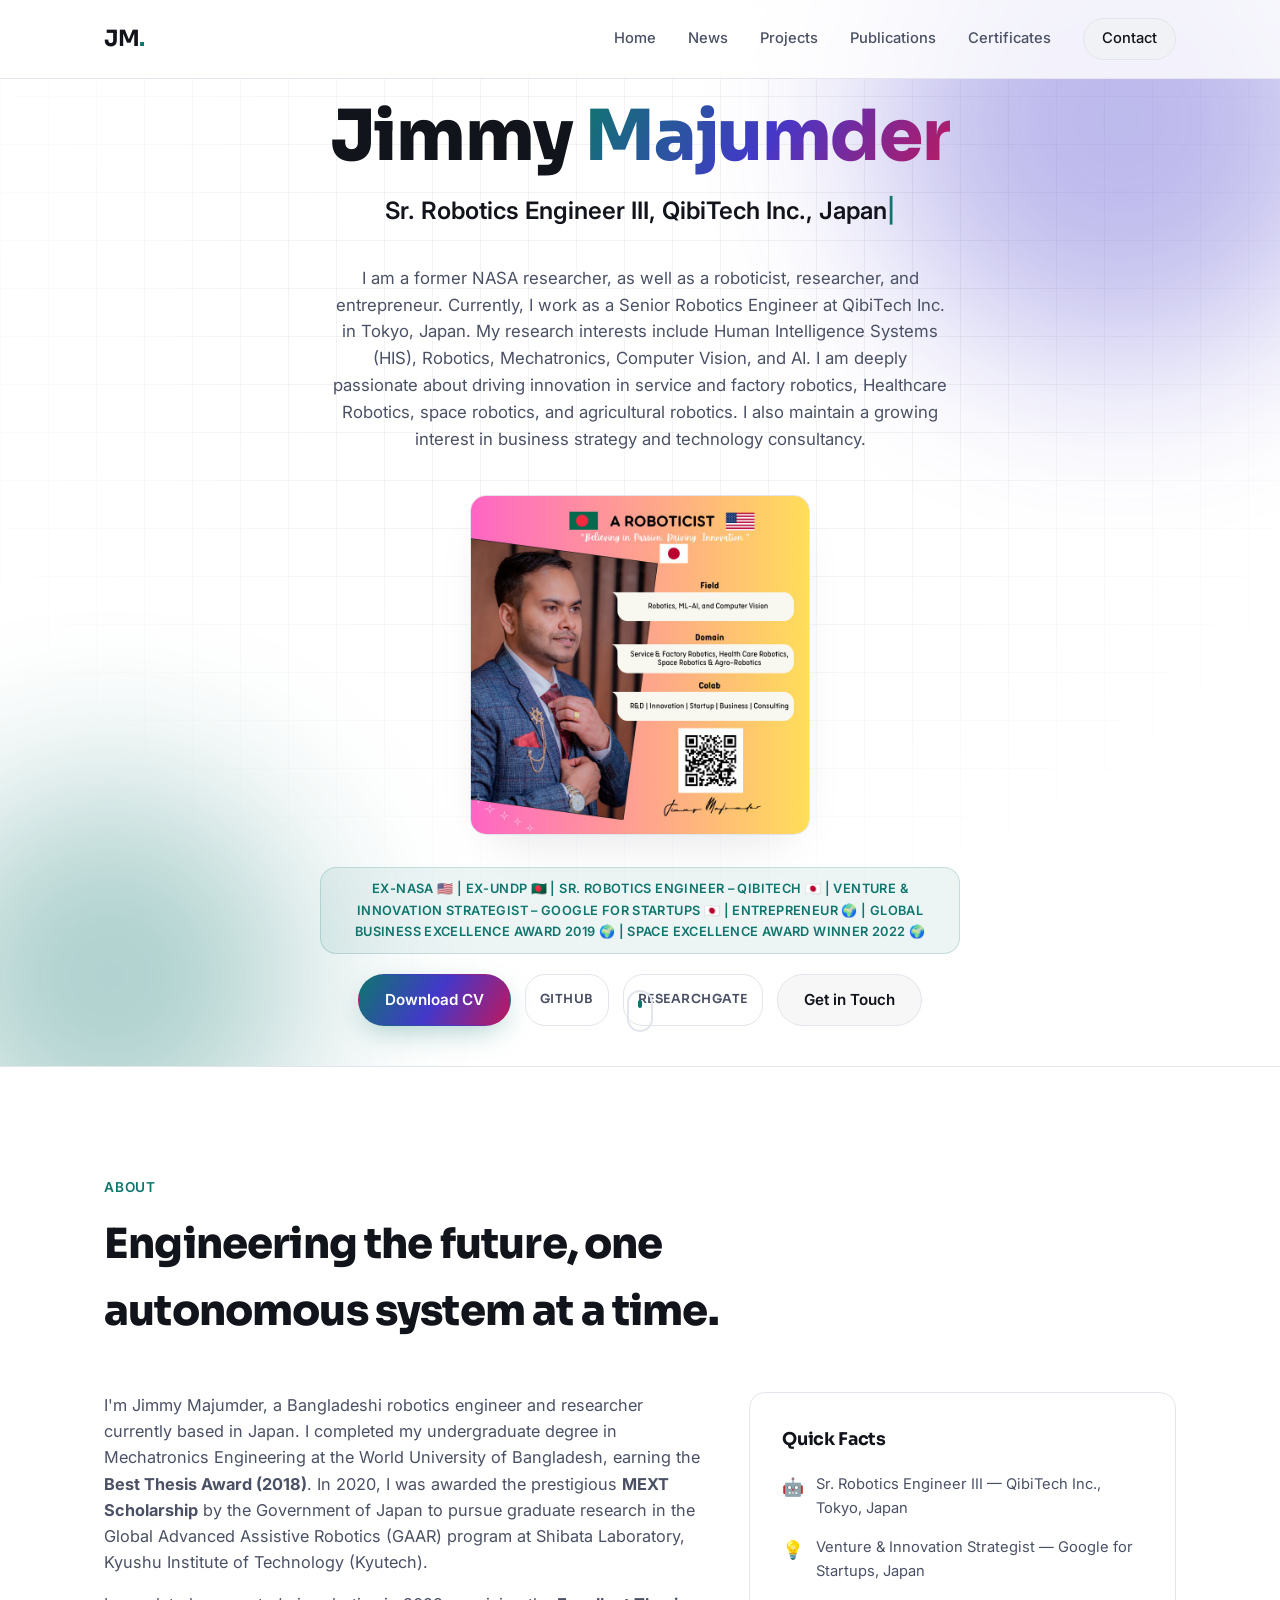
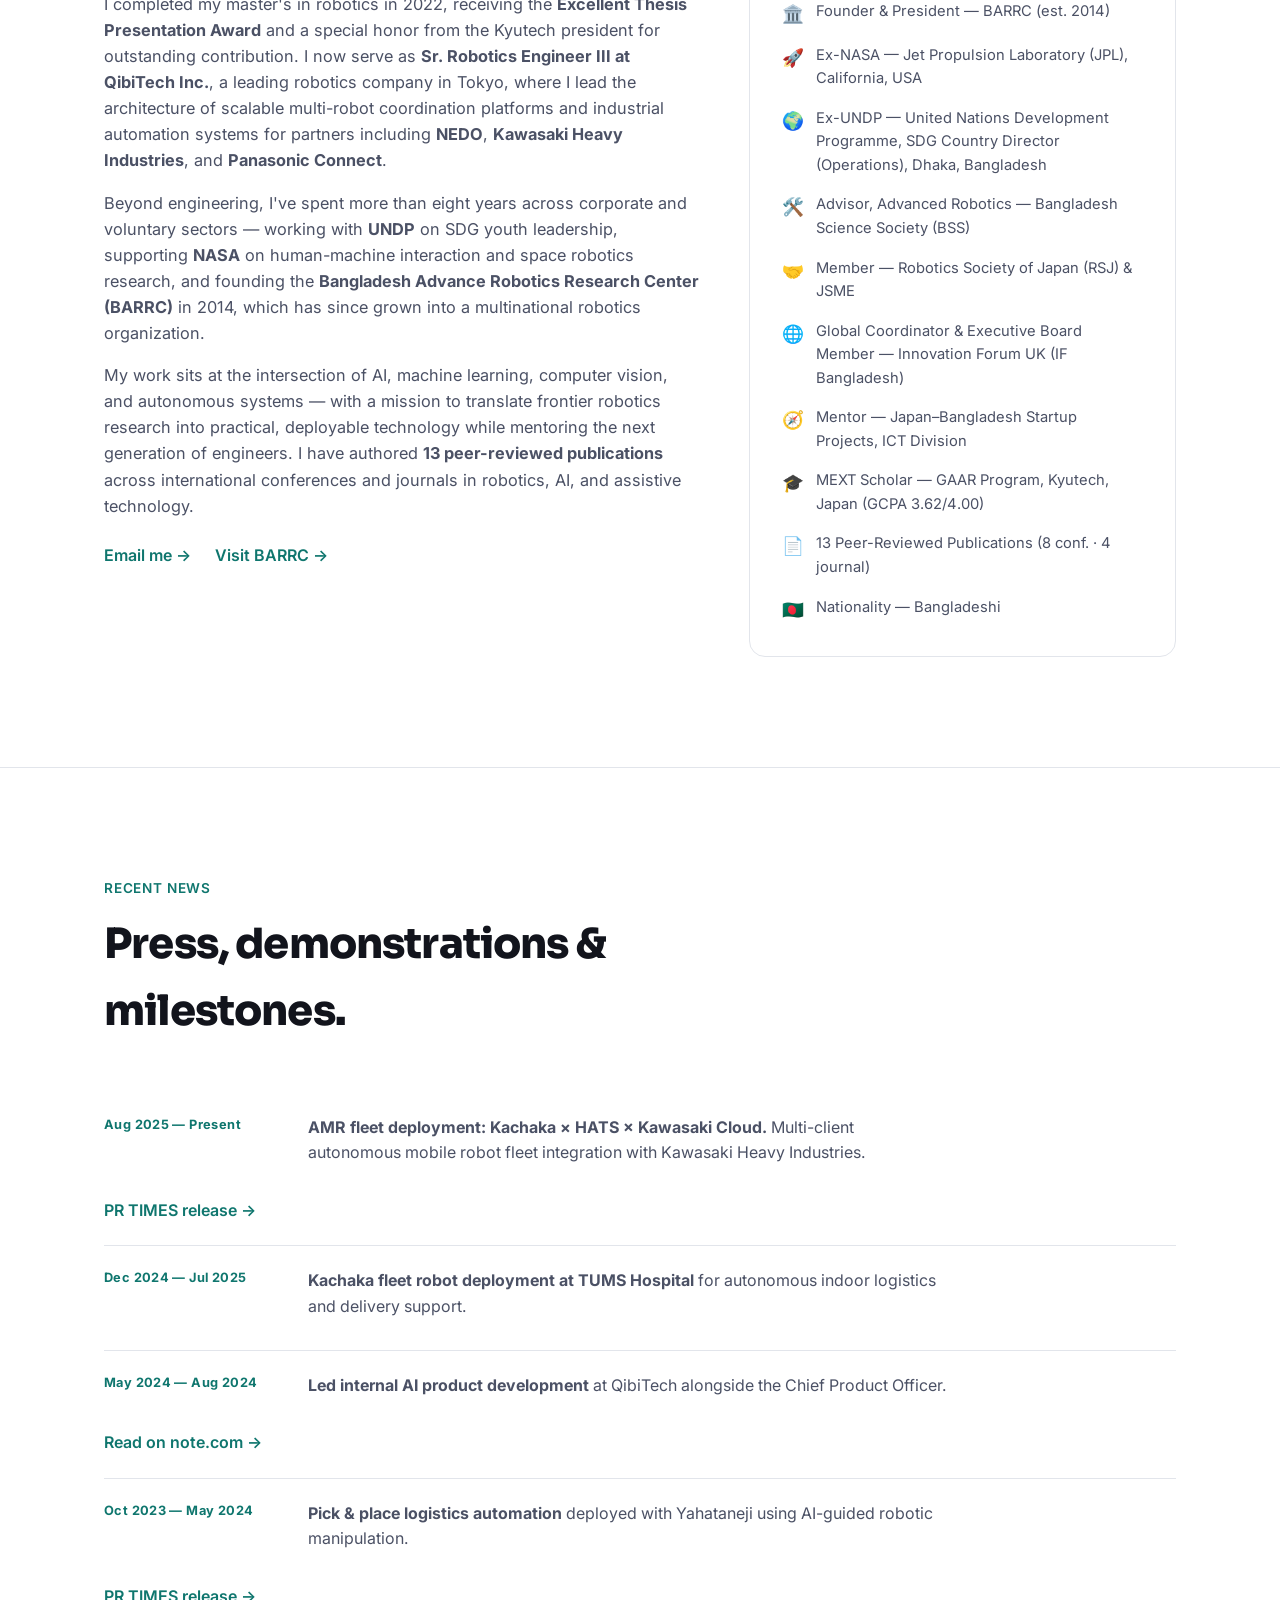
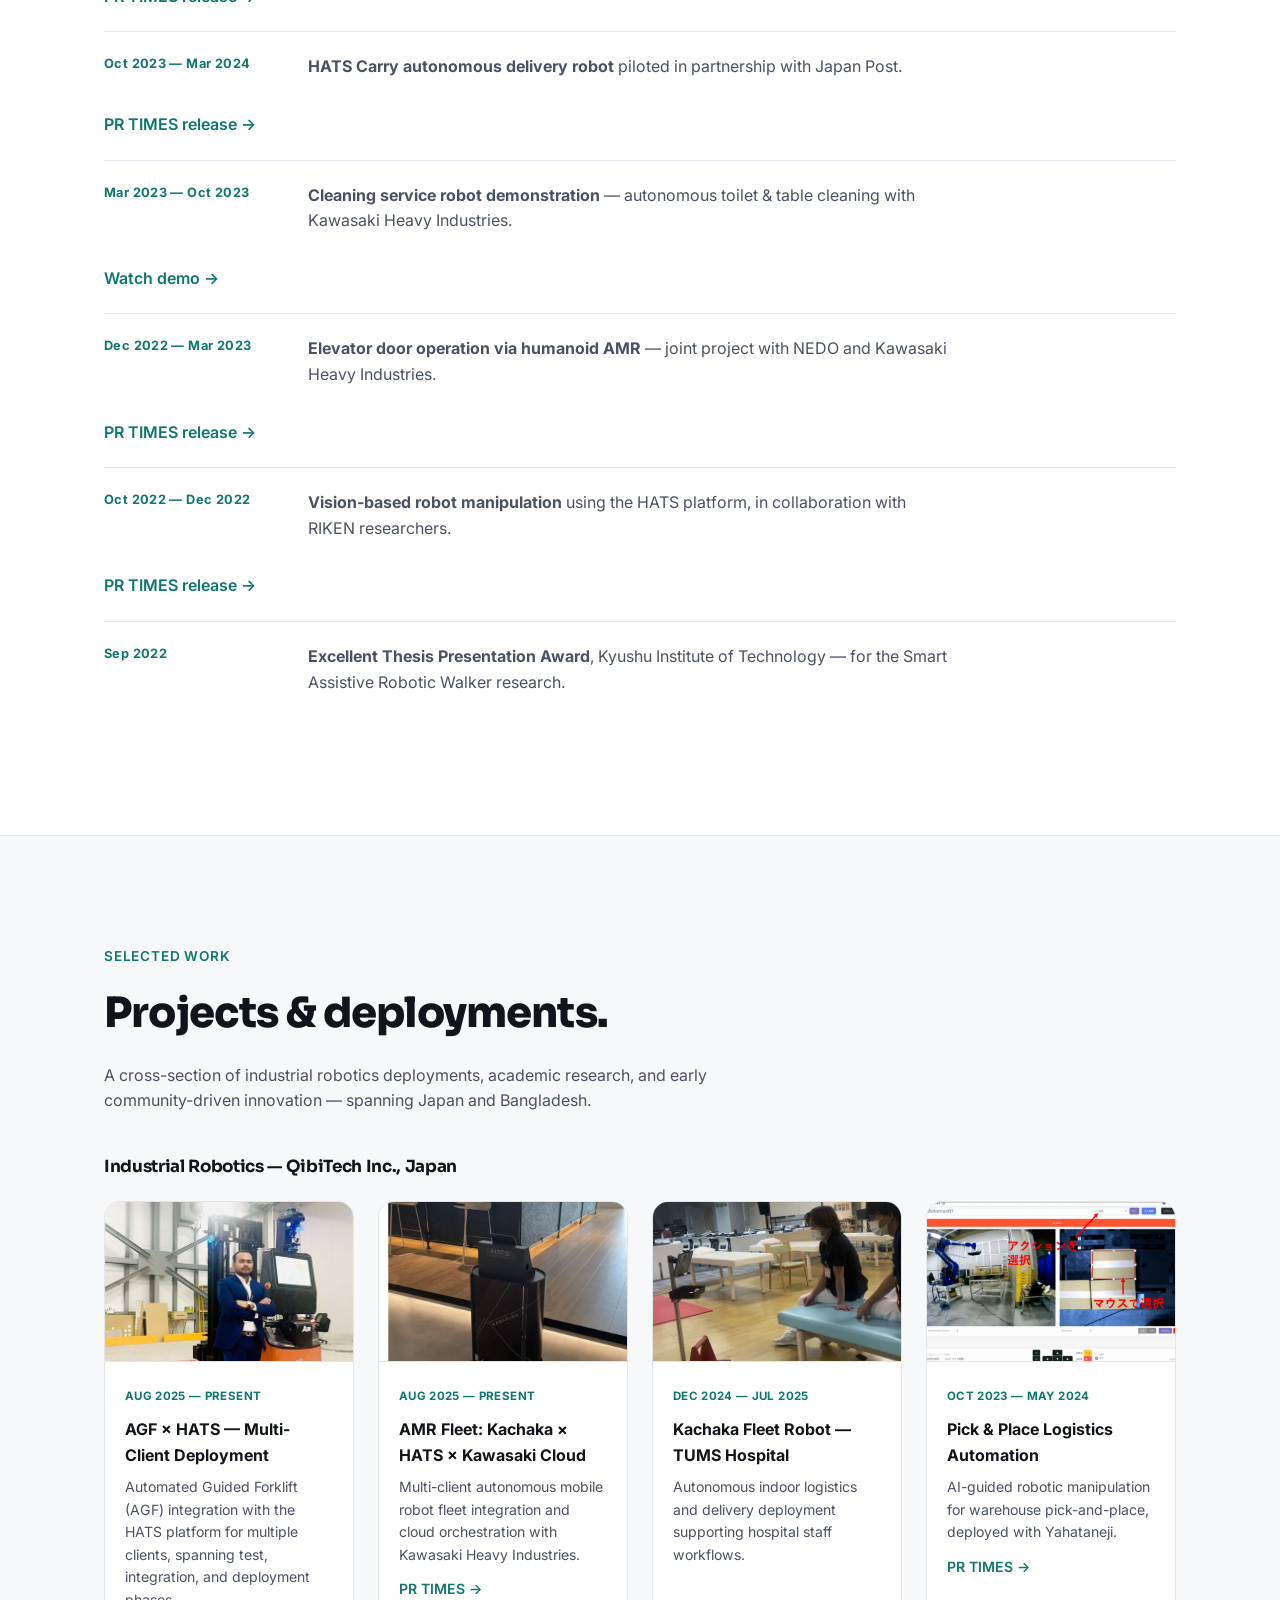
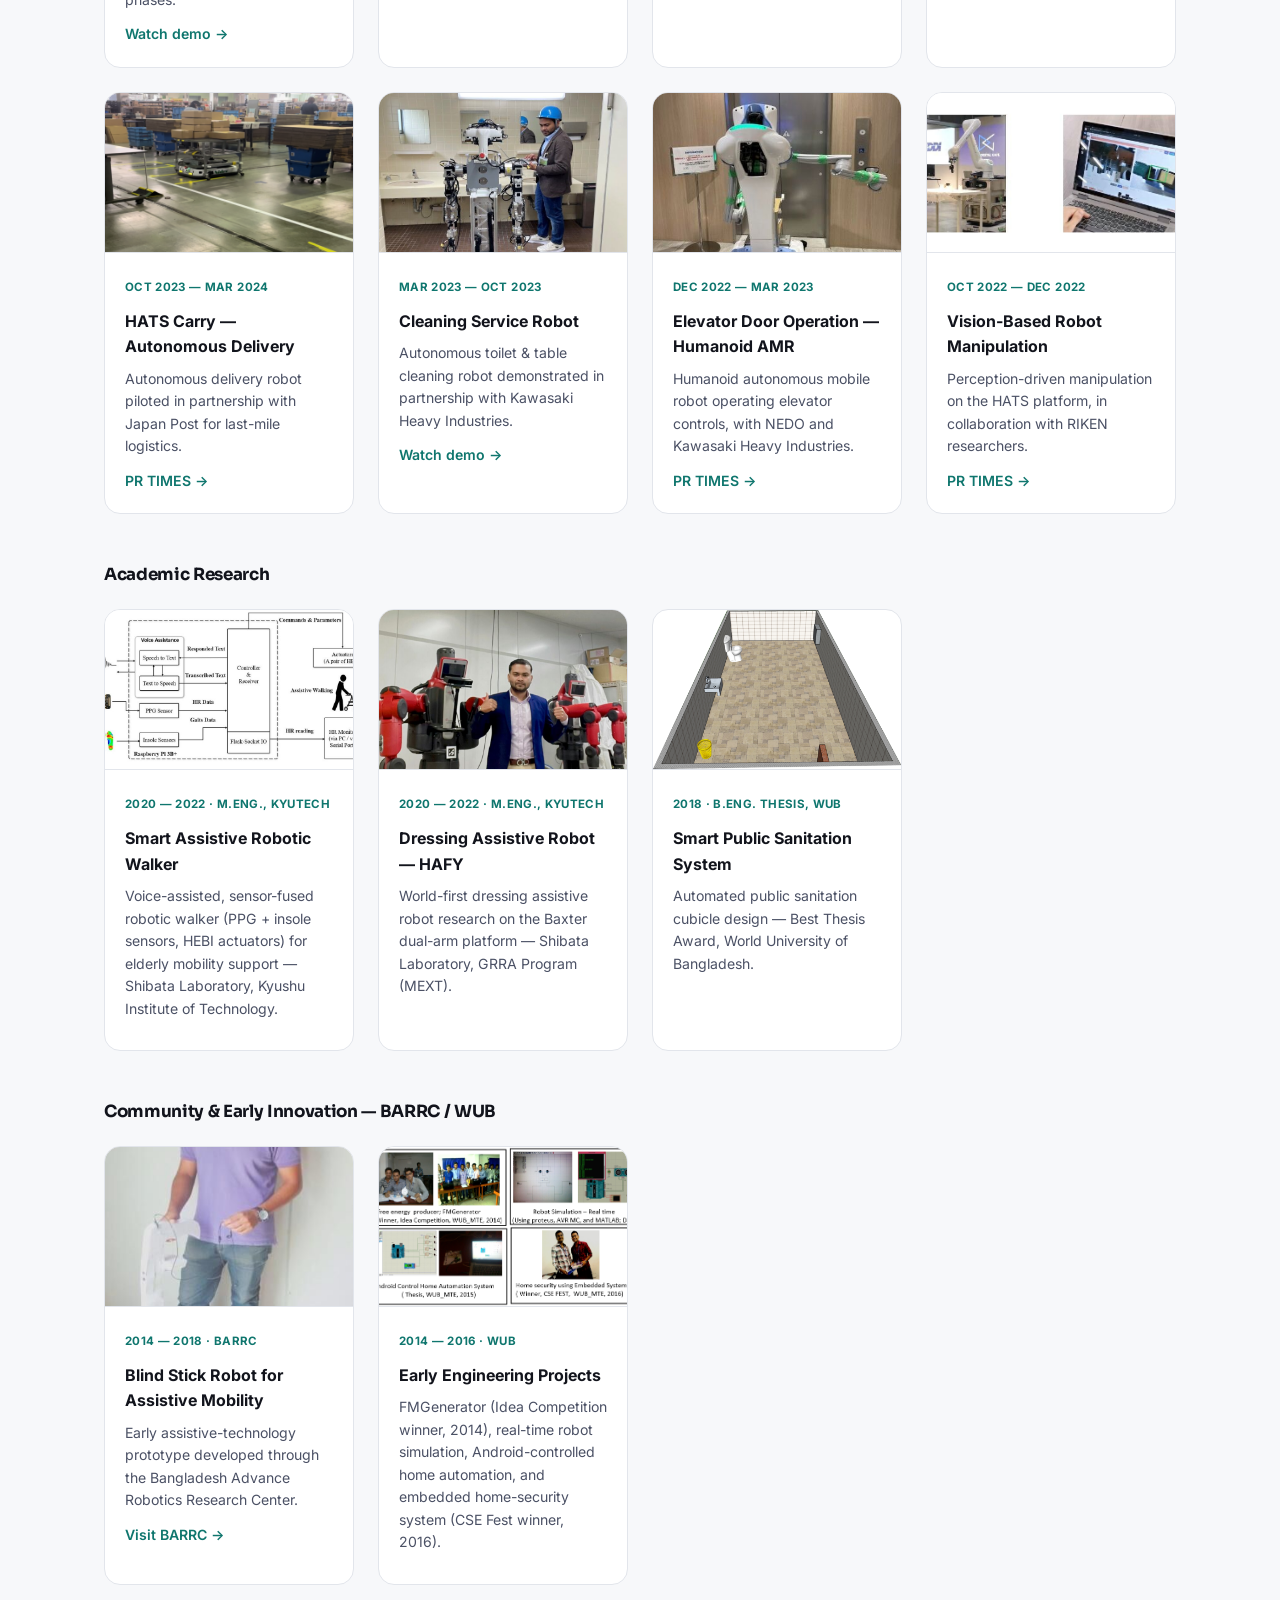
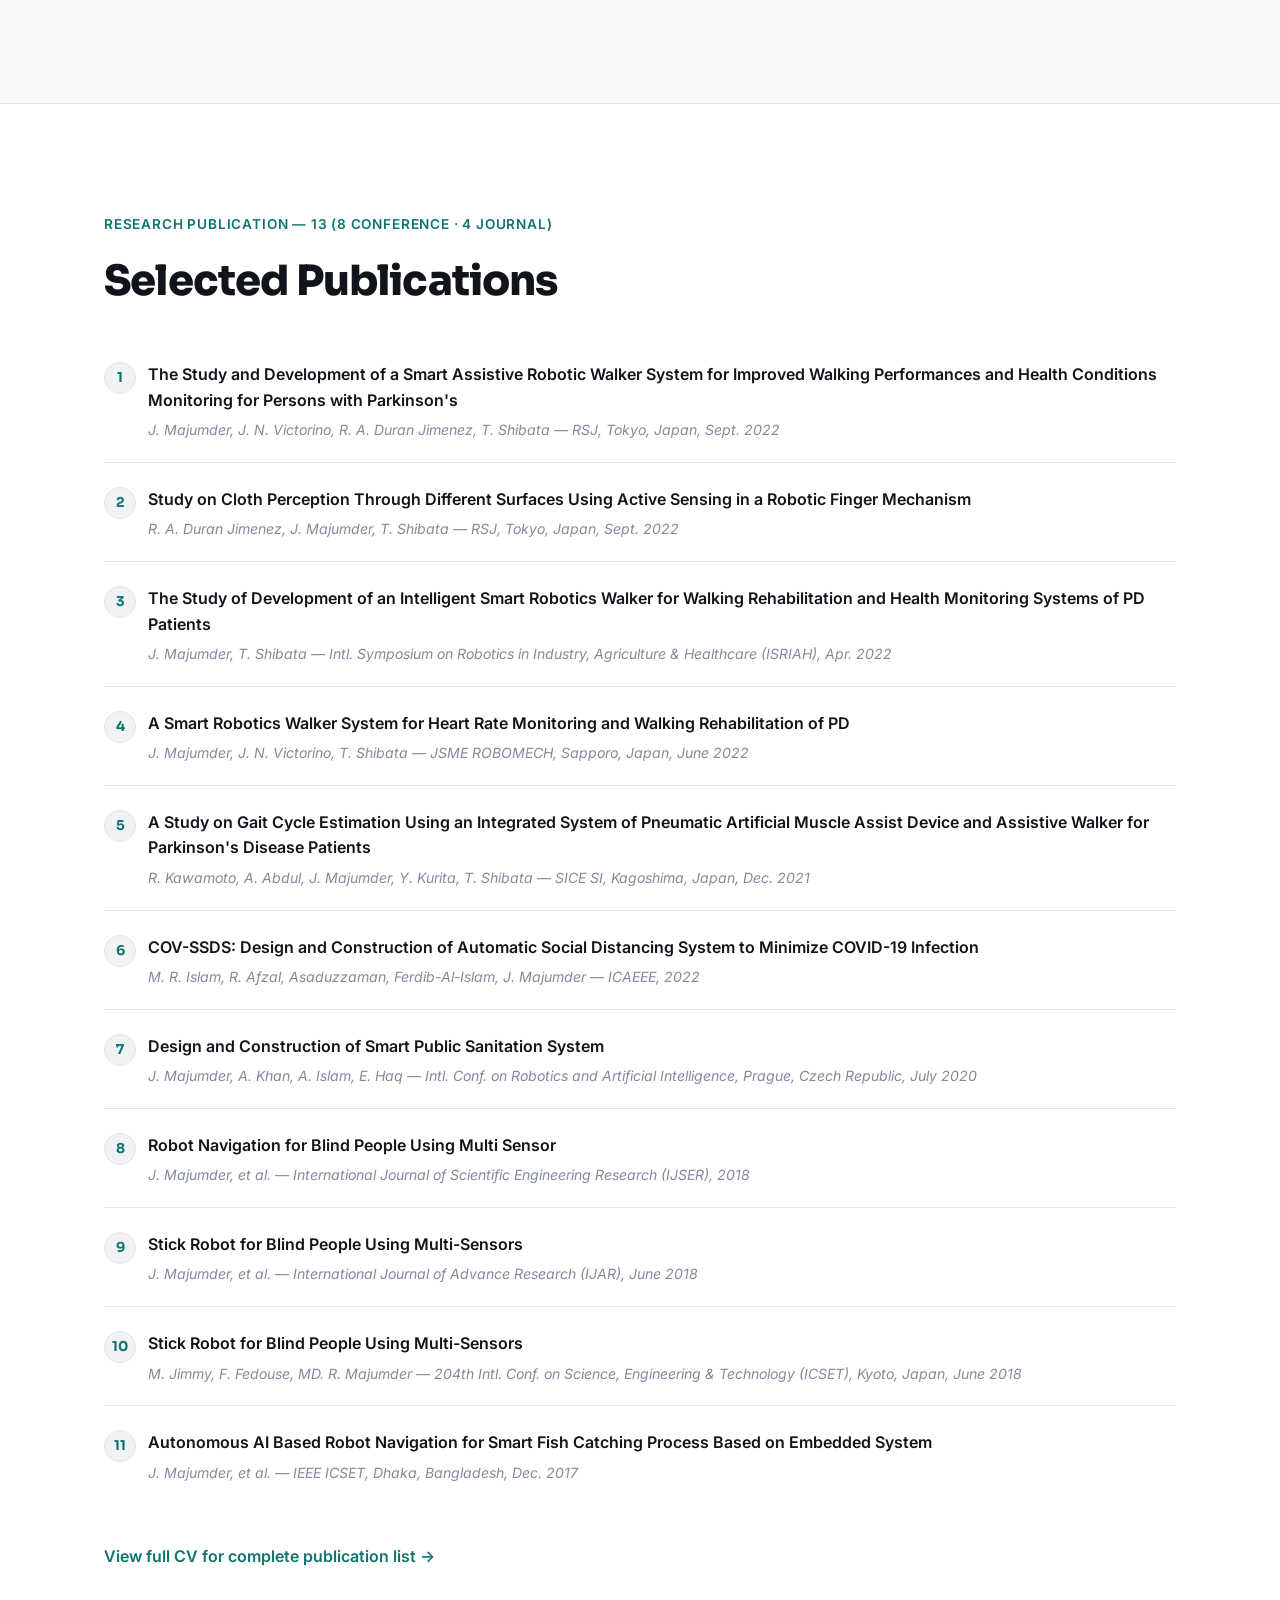
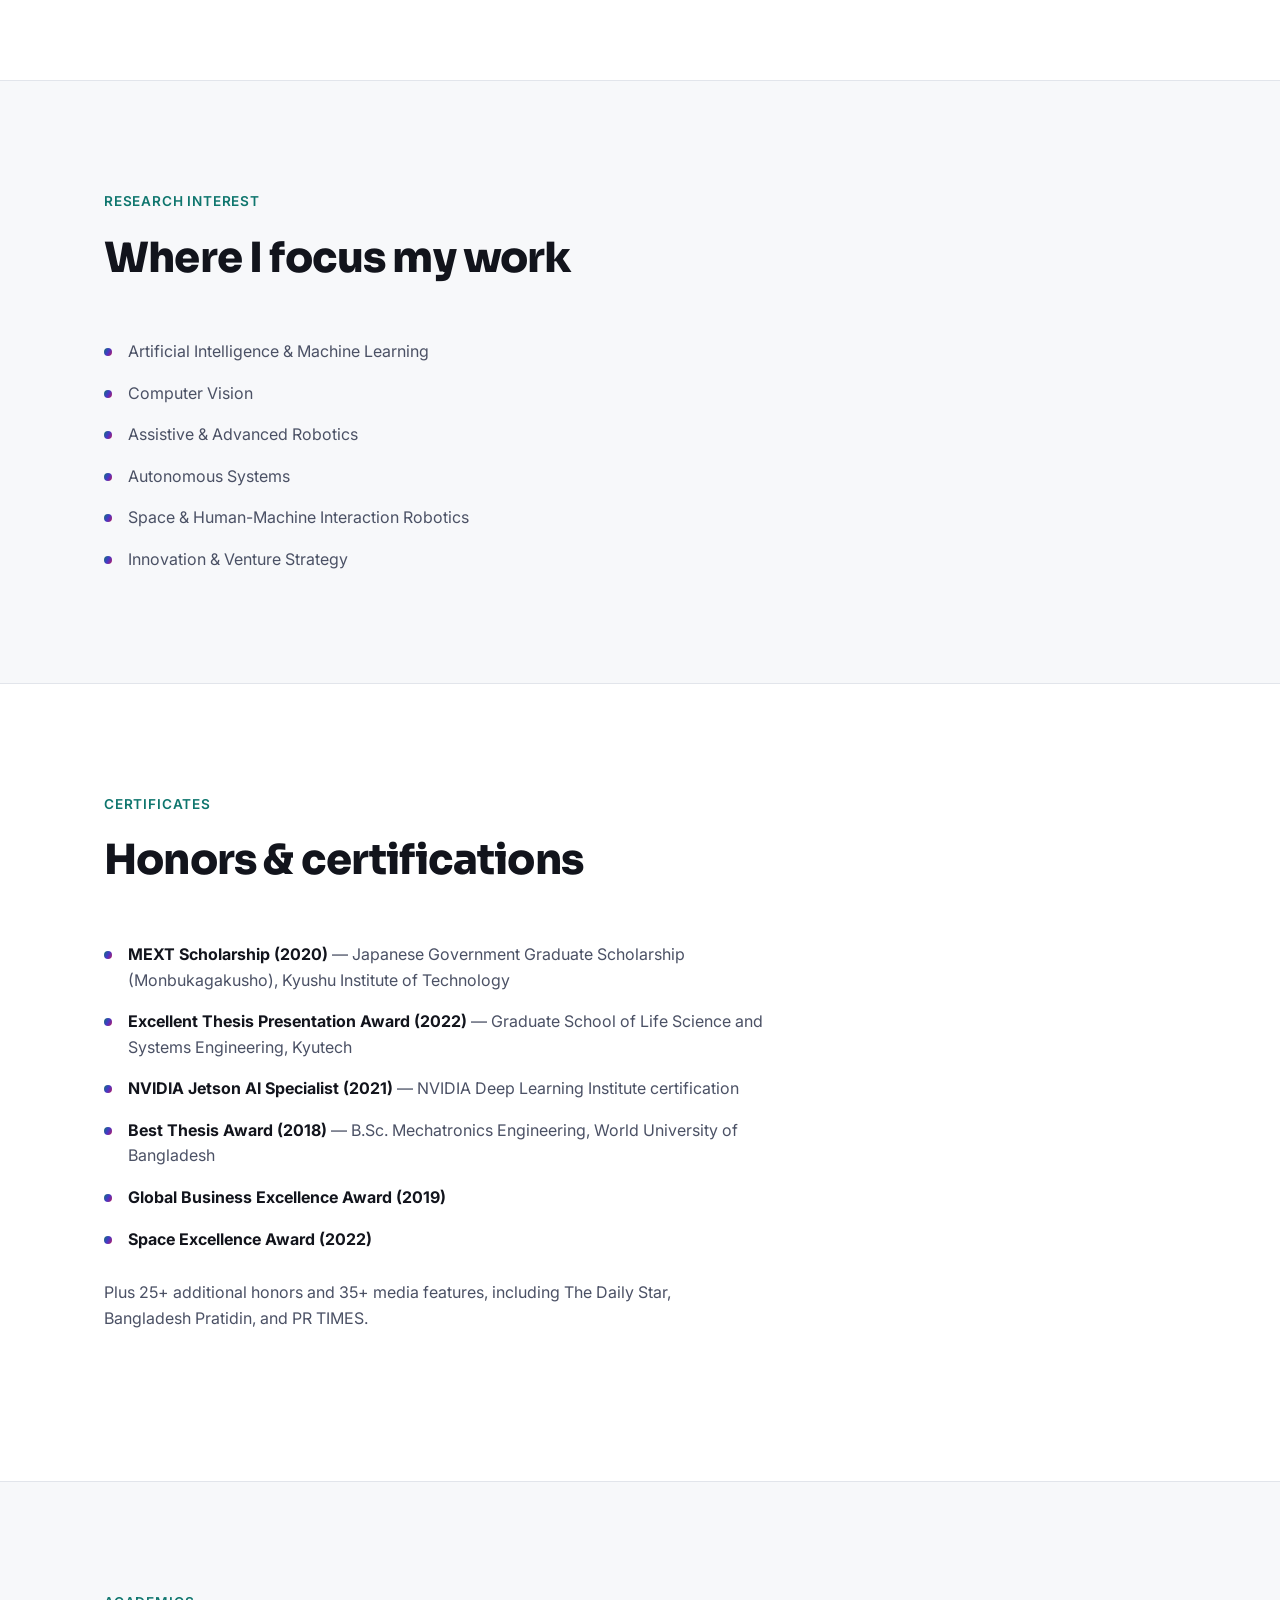
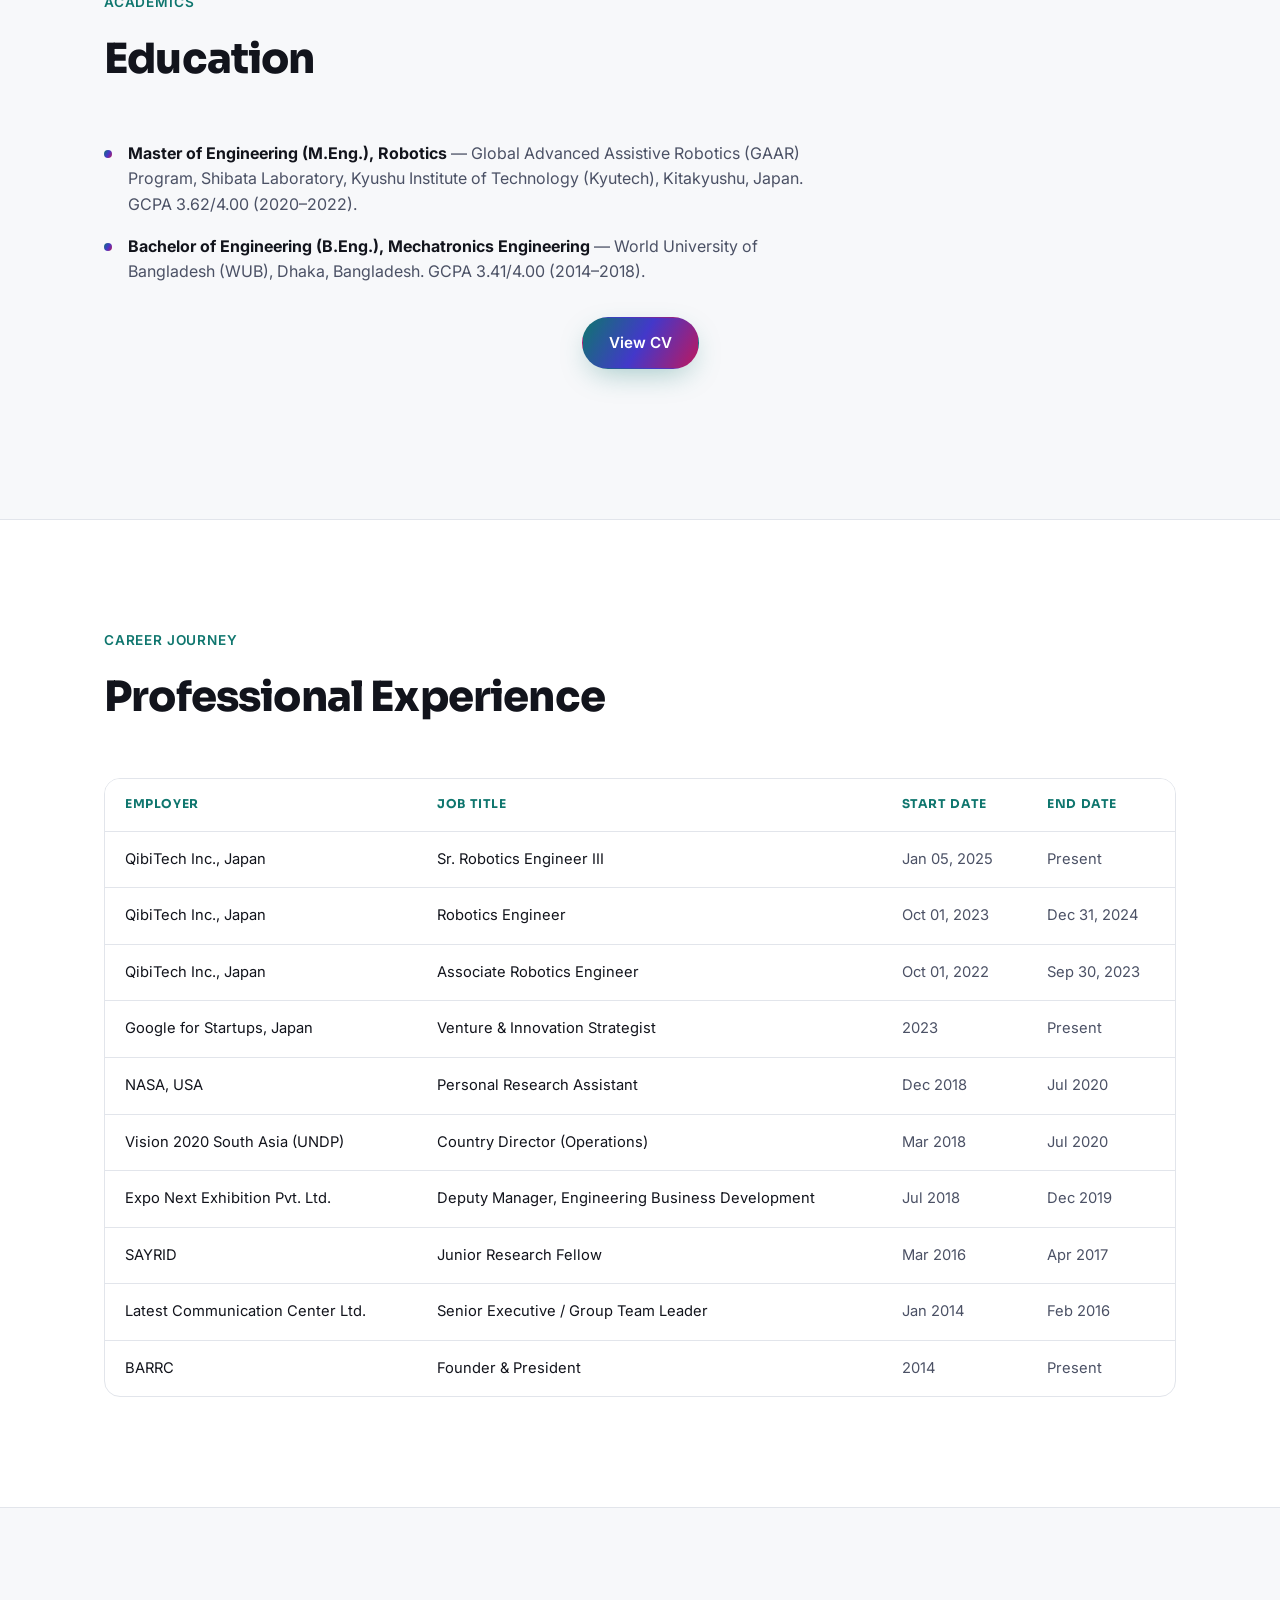
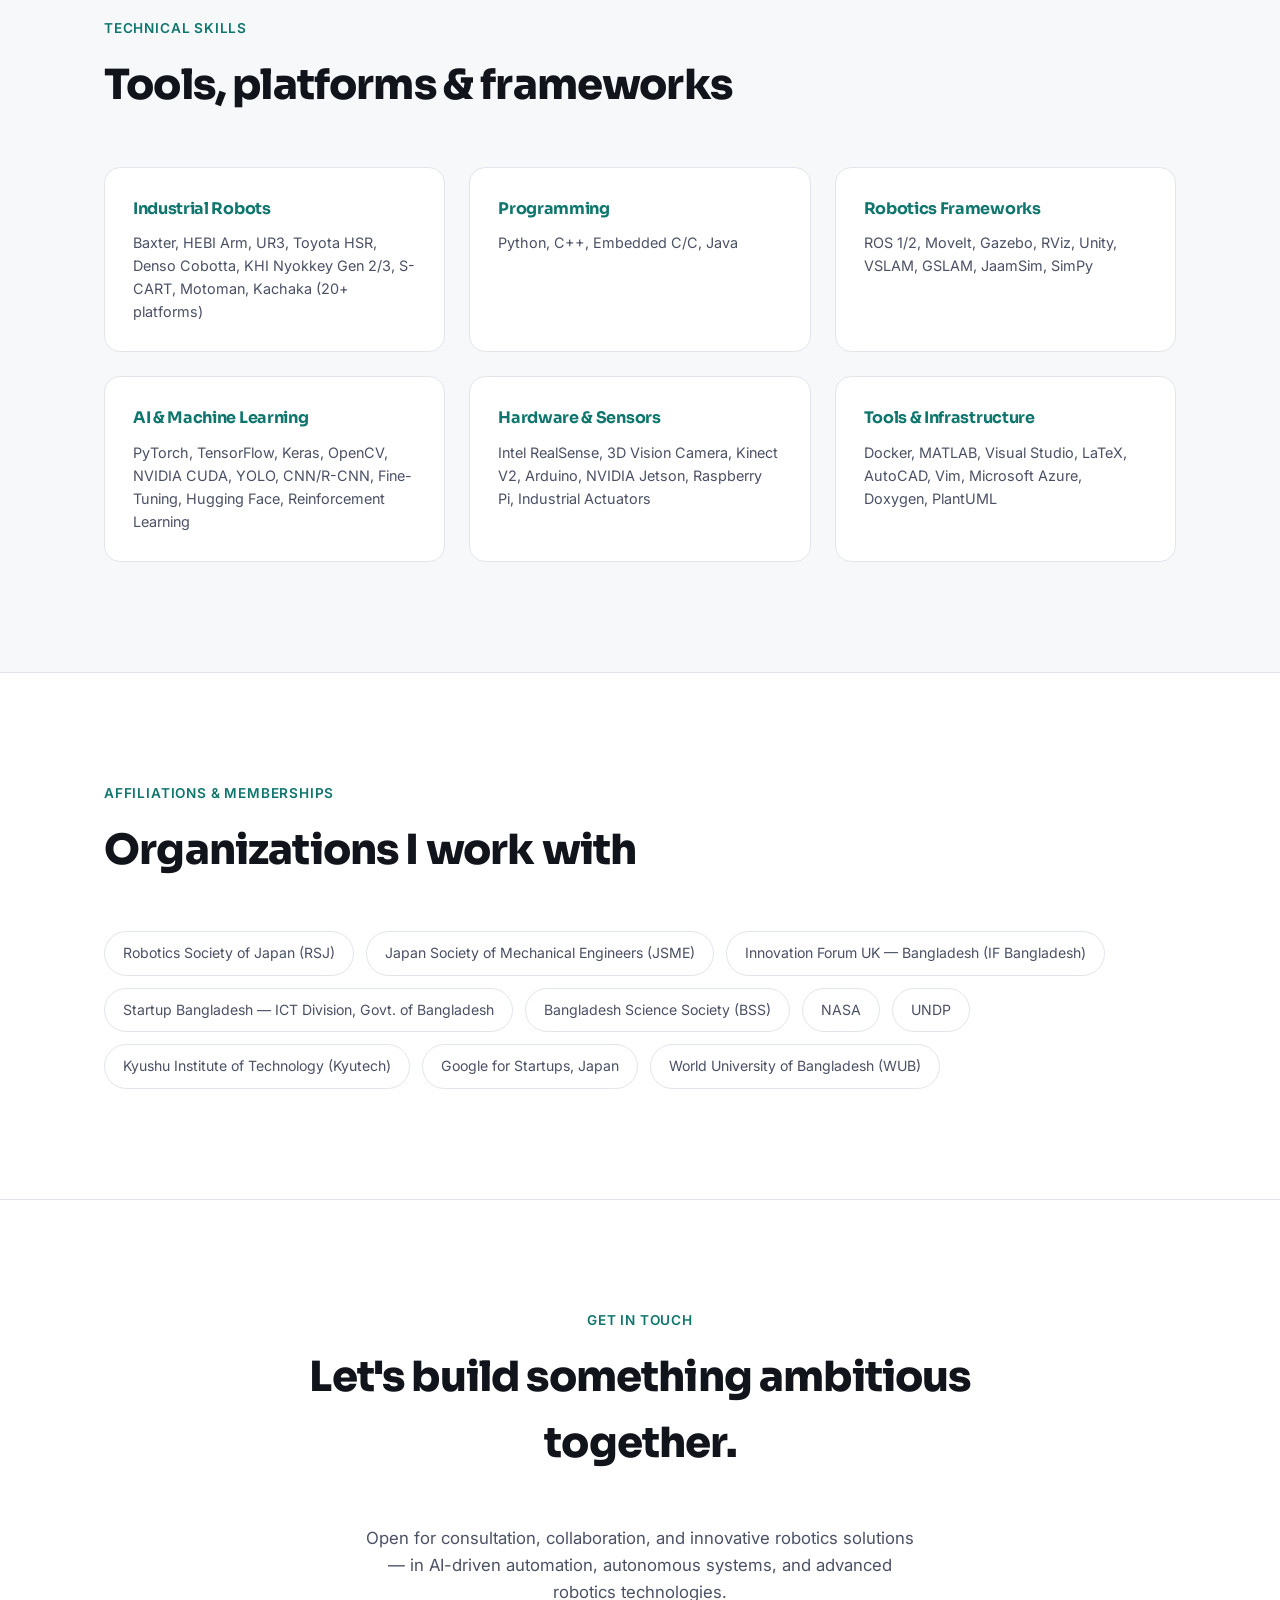
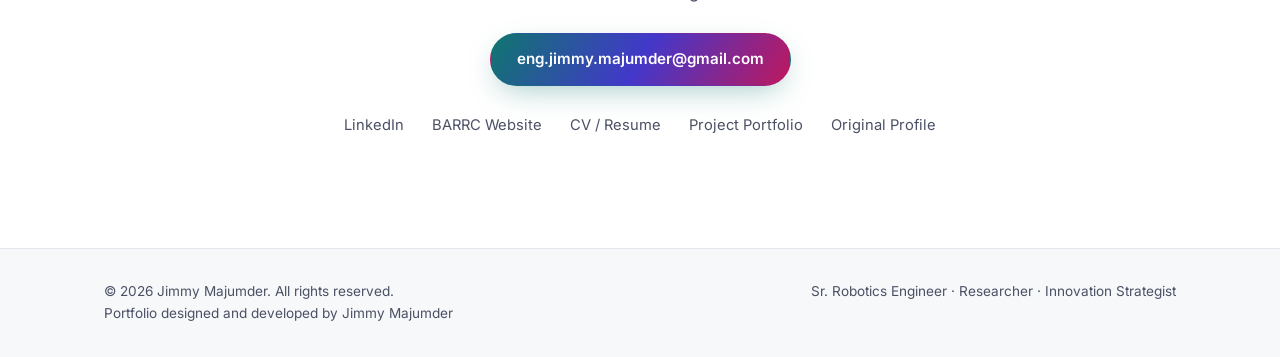
<file: index.html>
<!DOCTYPE html>
<html lang="en">
<head>
<meta charset="UTF-8" />
<meta name="viewport" content="width=device-width, initial-scale=1.0" />
<title>Jimmy Majumder — Sr. Robotics Engineer, Researcher &amp; Innovation Strategist</title>
<meta name="description" content="Jimmy Majumder — Sr. Robotics Engineer III at QibiTech Inc. Japan, MEXT Scholar at Kyutech, Founder of BARRC, Ex-NASA & Ex-UNDP collaborator. 13 publications in AI, robotics, and autonomous systems." />
<link rel="preconnect" href="https://fonts.googleapis.com">
<link rel="preconnect" href="https://fonts.gstatic.com" crossorigin>
<link href="https://fonts.googleapis.com/css2?family=Sora:wght@400;500;600;700;800&family=Inter:wght@400;500;600;700&display=swap" rel="stylesheet">
<link rel="stylesheet" href="css/style.css" />
</head>
<body>

<div class="progress-bar" id="progressBar"></div>

<header class="site-header" id="siteHeader">
  <div class="container header-inner">
    <a href="#home" class="logo">JM<span class="logo-dot">.</span></a>
    <nav class="nav" id="nav">
      <a href="#home">Home</a>
      <a href="#news">News</a>
      <a href="#projects">Projects</a>
      <a href="#publications">Publications</a>
      <a href="#certificates">Certificates</a>
      <a href="#contact" class="nav-cta">Contact</a>
    </nav>
    <button class="nav-toggle" id="navToggle" aria-label="Toggle navigation">
      <span></span><span></span><span></span>
    </button>
  </div>
</header>

<main>
  <!-- HERO -->
  <section class="hero" id="home">
    <div class="hero-bg" aria-hidden="true">
      <div class="orb orb-1"></div>
      <div class="orb orb-2"></div>
      <div class="grid-overlay"></div>
    </div>
    <div class="container hero-inner">
      <h1 class="reveal">
        Jimmy <span class="text-gradient">Majumder</span>
      </h1>
      <p class="hero-role reveal" id="typewriter"></p>
      <p class="hero-lede reveal">
        I am a former NASA researcher, as well as a roboticist, researcher, and entrepreneur.
        Currently, I work as a Senior Robotics Engineer at QibiTech Inc. in Tokyo, Japan. My research
        interests include Human Intelligence Systems (HIS), Robotics, Mechatronics, Computer Vision,
        and AI. I am deeply passionate about driving innovation in service and factory robotics,
        Healthcare Robotics, space robotics, and agricultural robotics. I also maintain a growing
        interest in business strategy and technology consultancy.
      </p>
      <div class="robotics-card reveal">
        <img src="assets/profile/roboticist-card.jpg" alt="Jimmy Majumder — A Roboticist. Field: Robotics, ML-AI, and Computer Vision. Domain: Service & Factory Robotics, Health Care Robotics, Space Robotics & Agro-Robotics. Colab: R&D, Innovation, Startup, Business, Consulting." loading="lazy" />
      </div>
      <p class="eyebrow reveal">Ex-NASA 🇺🇸 | Ex-UNDP 🇧🇩 | Sr. Robotics Engineer – QibiTech 🇯🇵 | Venture &amp; Innovation Strategist – Google for Startups 🇯🇵 | Entrepreneur 🌍 | Global Business Excellence Award 2019 🌍 | Space Excellence Award Winner 2022 🌍</p>
      <div class="hero-actions reveal">
        <a href="assets/CV_Jimmy_Majumder.pdf" target="_blank" rel="noopener" class="btn btn-primary">Download CV</a>
        <a href="https://github.com/engrjimmy" target="_blank" rel="noopener" class="social-link" aria-label="GitHub">GitHub</a>
        <a href="https://www.researchgate.net/profile/Jimmy-Majumder" target="_blank" rel="noopener" class="social-link" aria-label="ResearchGate">ResearchGate</a>
        <a href="#contact" class="btn btn-ghost">Get in Touch</a>
      </div>
    </div>
    <a href="#about" class="scroll-cue" aria-label="Scroll down"><span></span></a>
  </section>

  <!-- ABOUT -->
  <section class="section" id="about">
    <div class="container">
      <p class="section-tag reveal">About</p>
      <h2 class="section-title reveal">Engineering the future, one autonomous system at a time.</h2>
      <div class="about-grid">
        <div class="about-text reveal">
          <p>
            I'm Jimmy Majumder, a Bangladeshi robotics engineer and researcher currently based in Japan.
            I completed my undergraduate degree in Mechatronics Engineering at the World University of
            Bangladesh, earning the <strong>Best Thesis Award (2018)</strong>. In 2020, I was awarded the
            prestigious <strong>MEXT Scholarship</strong> by the Government of Japan to pursue graduate
            research in the Global Advanced Assistive Robotics (GAAR) program at Shibata Laboratory,
            Kyushu Institute of Technology (Kyutech).
          </p>
          <p>
            I completed my master's in robotics in 2022, receiving the <strong>Excellent Thesis
            Presentation Award</strong> and a special honor from the Kyutech president for outstanding
            contribution. I now serve as <strong>Sr. Robotics Engineer III at QibiTech Inc.</strong>, a
            leading robotics company in Tokyo, where I lead the architecture of scalable multi-robot
            coordination platforms and industrial automation systems for partners including
            <strong>NEDO</strong>, <strong>Kawasaki Heavy Industries</strong>, and <strong>Panasonic Connect</strong>.
          </p>
          <p>
            Beyond engineering, I've spent more than eight years across corporate and voluntary sectors —
            working with <strong>UNDP</strong> on SDG youth leadership, supporting <strong>NASA</strong>
            on human-machine interaction and space robotics research, and founding the
            <strong>Bangladesh Advance Robotics Research Center (BARRC)</strong> in 2014, which has since
            grown into a multinational robotics organization.
          </p>
          <p>
            My work sits at the intersection of AI, machine learning, computer vision, and autonomous
            systems — with a mission to translate frontier robotics research into practical, deployable
            technology while mentoring the next generation of engineers. I have authored
            <strong>13 peer-reviewed publications</strong> across international conferences and journals
            in robotics, AI, and assistive technology.
          </p>
          <div class="about-actions">
            <a href="mailto:eng.jimmy.majumder@gmail.com" class="link-arrow">Email me →</a>
            <a href="https://barrc-bd.com/" target="_blank" rel="noopener" class="link-arrow">Visit BARRC →</a>
          </div>
        </div>
        <div class="about-card reveal">
          <h3>Quick Facts</h3>
          <ul class="fact-list">
            <li><span>🤖</span> Sr. Robotics Engineer III — QibiTech Inc., Tokyo, Japan</li>
            <li><span>💡</span> Venture &amp; Innovation Strategist — Google for Startups, Japan</li>
            <li><span>🏛️</span> Founder &amp; President — BARRC (est. 2014)</li>
            <li><span>🚀</span> Ex-NASA — Jet Propulsion Laboratory (JPL), California, USA</li>
            <li><span>🌍</span> Ex-UNDP — United Nations Development Programme, SDG Country Director (Operations), Dhaka, Bangladesh</li>
            <li><span>🛠️</span> Advisor, Advanced Robotics — Bangladesh Science Society (BSS)</li>
            <li><span>🤝</span> Member — Robotics Society of Japan (RSJ) &amp; JSME</li>
            <li><span>🌐</span> Global Coordinator &amp; Executive Board Member — Innovation Forum UK (IF Bangladesh)</li>
            <li><span>🧭</span> Mentor — Japan–Bangladesh Startup Projects, ICT Division</li>
            <li><span>🎓</span> MEXT Scholar — GAAR Program, Kyutech, Japan (GCPA 3.62/4.00)</li>
            <li><span>📄</span> 13 Peer-Reviewed Publications (8 conf. · 4 journal)</li>
            <li><span>🇧🇩</span> Nationality — Bangladeshi</li>
          </ul>
        </div>
      </div>
    </div>
  </section>

  <!-- NEWS / PRESS -->
  <section class="section" id="news">
    <div class="container">
      <p class="section-tag reveal">Recent News</p>
      <h2 class="section-title reveal">Press, demonstrations &amp; milestones.</h2>
      <ul class="news-list">
        <li class="reveal">
          <span class="news-date">Aug 2025 — Present</span>
          <p><strong>AMR fleet deployment: Kachaka × HATS × Kawasaki Cloud.</strong> Multi-client autonomous mobile robot fleet integration with Kawasaki Heavy Industries.</p>
          <a href="https://prtimes.jp/main/html/rd/p/000000023.000065626.html" target="_blank" rel="noopener" class="link-arrow">PR TIMES release →</a>
        </li>
        <li class="reveal">
          <span class="news-date">Dec 2024 — Jul 2025</span>
          <p><strong>Kachaka fleet robot deployment at TUMS Hospital</strong> for autonomous indoor logistics and delivery support.</p>
        </li>
        <li class="reveal">
          <span class="news-date">May 2024 — Aug 2024</span>
          <p><strong>Led internal AI product development</strong> at QibiTech alongside the Chief Product Officer.</p>
          <a href="https://note.com/qibitech/n/n9aae2902fa5c" target="_blank" rel="noopener" class="link-arrow">Read on note.com →</a>
        </li>
        <li class="reveal">
          <span class="news-date">Oct 2023 — May 2024</span>
          <p><strong>Pick &amp; place logistics automation</strong> deployed with Yahataneji using AI-guided robotic manipulation.</p>
          <a href="https://prtimes.jp/main/html/rd/p/000000024.000065626.html" target="_blank" rel="noopener" class="link-arrow">PR TIMES release →</a>
        </li>
        <li class="reveal">
          <span class="news-date">Oct 2023 — Mar 2024</span>
          <p><strong>HATS Carry autonomous delivery robot</strong> piloted in partnership with Japan Post.</p>
          <a href="https://prtimes.jp/main/html/rd/p/000000009.000065626.html" target="_blank" rel="noopener" class="link-arrow">PR TIMES release →</a>
        </li>
        <li class="reveal">
          <span class="news-date">Mar 2023 — Oct 2023</span>
          <p><strong>Cleaning service robot demonstration</strong> — autonomous toilet &amp; table cleaning with Kawasaki Heavy Industries.</p>
          <a href="https://www.youtube.com/watch?v=IpdkXLmuR6Y" target="_blank" rel="noopener" class="link-arrow">Watch demo →</a>
        </li>
        <li class="reveal">
          <span class="news-date">Dec 2022 — Mar 2023</span>
          <p><strong>Elevator door operation via humanoid AMR</strong> — joint project with NEDO and Kawasaki Heavy Industries.</p>
          <a href="https://prtimes.jp/main/html/rd/p/000000015.000065626.html" target="_blank" rel="noopener" class="link-arrow">PR TIMES release →</a>
        </li>
        <li class="reveal">
          <span class="news-date">Oct 2022 — Dec 2022</span>
          <p><strong>Vision-based robot manipulation</strong> using the HATS platform, in collaboration with RIKEN researchers.</p>
          <a href="https://prtimes.jp/main/html/rd/p/000000008.000065626.html" target="_blank" rel="noopener" class="link-arrow">PR TIMES release →</a>
        </li>
        <li class="reveal">
          <span class="news-date">Sep 2022</span>
          <p><strong>Excellent Thesis Presentation Award</strong>, Kyushu Institute of Technology — for the Smart Assistive Robotic Walker research.</p>
        </li>
      </ul>
    </div>
  </section>

  <!-- PROJECTS -->
  <section class="section section-alt" id="projects">
    <div class="container">
      <p class="section-tag reveal">Selected Work</p>
      <h2 class="section-title reveal">Projects &amp; deployments.</h2>
      <p class="section-sub reveal">A cross-section of industrial robotics deployments, academic research, and early community-driven innovation — spanning Japan and Bangladesh.</p>

      <h3 class="projects-group-title reveal">Industrial Robotics — QibiTech Inc., Japan</h3>
      <div class="projects-grid">
        <article class="project-card reveal">
          <img src="assets/projects/proj-agf-current.jpg" alt="AGF x HATS multi-client deployment" loading="lazy" />
          <div class="project-body">
            <span class="project-tag">Aug 2025 — Present</span>
            <h4>AGF × HATS — Multi-Client Deployment</h4>
            <p>Automated Guided Forklift (AGF) integration with the HATS platform for multiple clients, spanning test, integration, and deployment phases.</p>
            <a href="https://www.youtube.com/watch?v=DcazK5hj8JM" target="_blank" rel="noopener" class="link-arrow">Watch demo →</a>
          </div>
        </article>
        <article class="project-card reveal">
          <img src="assets/projects/proj-kawaruba-fleet.jpg" alt="KAWARUBA AMR fleet: Kachaka x HATS x Kawasaki Cloud" loading="lazy" />
          <div class="project-body">
            <span class="project-tag">Aug 2025 — Present</span>
            <h4>AMR Fleet: Kachaka × HATS × Kawasaki Cloud</h4>
            <p>Multi-client autonomous mobile robot fleet integration and cloud orchestration with Kawasaki Heavy Industries.</p>
            <a href="https://prtimes.jp/main/html/rd/p/000000023.000065626.html" target="_blank" rel="noopener" class="link-arrow">PR TIMES →</a>
          </div>
        </article>
        <article class="project-card reveal">
          <img src="assets/projects/proj-kachaka-hospital.jpg" alt="Kachaka fleet robot at TUMS Hospital" loading="lazy" />
          <div class="project-body">
            <span class="project-tag">Dec 2024 — Jul 2025</span>
            <h4>Kachaka Fleet Robot — TUMS Hospital</h4>
            <p>Autonomous indoor logistics and delivery deployment supporting hospital staff workflows.</p>
          </div>
        </article>
        <article class="project-card reveal">
          <img src="assets/projects/proj-pick-place.png" alt="Pick and place logistics automation" loading="lazy" />
          <div class="project-body">
            <span class="project-tag">Oct 2023 — May 2024</span>
            <h4>Pick &amp; Place Logistics Automation</h4>
            <p>AI-guided robotic manipulation for warehouse pick-and-place, deployed with Yahataneji.</p>
            <a href="https://prtimes.jp/main/html/rd/p/000000024.000065626.html" target="_blank" rel="noopener" class="link-arrow">PR TIMES →</a>
          </div>
        </article>
        <article class="project-card reveal">
          <img src="assets/projects/proj-hats-carry.png" alt="HATS Carry autonomous delivery robot" loading="lazy" />
          <div class="project-body">
            <span class="project-tag">Oct 2023 — Mar 2024</span>
            <h4>HATS Carry — Autonomous Delivery</h4>
            <p>Autonomous delivery robot piloted in partnership with Japan Post for last-mile logistics.</p>
            <a href="https://prtimes.jp/main/html/rd/p/000000009.000065626.html" target="_blank" rel="noopener" class="link-arrow">PR TIMES →</a>
          </div>
        </article>
        <article class="project-card reveal">
          <img src="assets/projects/proj-cleaning-robot.jpg" alt="Cleaning service robot demonstration" loading="lazy" />
          <div class="project-body">
            <span class="project-tag">Mar 2023 — Oct 2023</span>
            <h4>Cleaning Service Robot</h4>
            <p>Autonomous toilet &amp; table cleaning robot demonstrated in partnership with Kawasaki Heavy Industries.</p>
            <a href="https://www.youtube.com/watch?v=IpdkXLmuR6Y" target="_blank" rel="noopener" class="link-arrow">Watch demo →</a>
          </div>
        </article>
        <article class="project-card reveal">
          <img src="assets/projects/proj-elevator-amr.jpg" alt="Elevator door operation with humanoid AMR" loading="lazy" />
          <div class="project-body">
            <span class="project-tag">Dec 2022 — Mar 2023</span>
            <h4>Elevator Door Operation — Humanoid AMR</h4>
            <p>Humanoid autonomous mobile robot operating elevator controls, with NEDO and Kawasaki Heavy Industries.</p>
            <a href="https://prtimes.jp/main/html/rd/p/000000015.000065626.html" target="_blank" rel="noopener" class="link-arrow">PR TIMES →</a>
          </div>
        </article>
        <article class="project-card reveal">
          <img src="assets/projects/proj-hats-vision.jpg" alt="Vision-based robot manipulation using HATS" loading="lazy" />
          <div class="project-body">
            <span class="project-tag">Oct 2022 — Dec 2022</span>
            <h4>Vision-Based Robot Manipulation</h4>
            <p>Perception-driven manipulation on the HATS platform, in collaboration with RIKEN researchers.</p>
            <a href="https://prtimes.jp/main/html/rd/p/000000008.000065626.html" target="_blank" rel="noopener" class="link-arrow">PR TIMES →</a>
          </div>
        </article>
      </div>

      <h3 class="projects-group-title reveal">Academic Research</h3>
      <div class="projects-grid">
        <article class="project-card reveal">
          <img src="assets/projects/proj-walker-research.jpg" alt="Smart Assistive Robotic Walker system diagram" loading="lazy" />
          <div class="project-body">
            <span class="project-tag">2020 — 2022 · M.Eng., Kyutech</span>
            <h4>Smart Assistive Robotic Walker</h4>
            <p>Voice-assisted, sensor-fused robotic walker (PPG + insole sensors, HEBI actuators) for elderly mobility support — Shibata Laboratory, Kyushu Institute of Technology.</p>
          </div>
        </article>
        <article class="project-card reveal">
          <img src="assets/projects/proj-hafy-baxter.jpg" alt="Dressing Assistive Robot HAFY project on Baxter dual-arm robot, Shibata Laboratory" loading="lazy" />
          <div class="project-body">
            <span class="project-tag">2020 — 2022 · M.Eng., Kyutech</span>
            <h4>Dressing Assistive Robot — HAFY</h4>
            <p>World-first dressing assistive robot research on the Baxter dual-arm platform — Shibata Laboratory, GRRA Program (MEXT).</p>
          </div>
        </article>
        <article class="project-card reveal">
          <img src="assets/projects/proj-sanitation-system.png" alt="Smart Public Sanitation System design render" loading="lazy" />
          <div class="project-body">
            <span class="project-tag">2018 · B.Eng. Thesis, WUB</span>
            <h4>Smart Public Sanitation System</h4>
            <p>Automated public sanitation cubicle design — Best Thesis Award, World University of Bangladesh.</p>
          </div>
        </article>
      </div>

      <h3 class="projects-group-title reveal">Community &amp; Early Innovation — BARRC / WUB</h3>
      <div class="projects-grid">
        <article class="project-card reveal">
          <img src="assets/projects/proj-blind-stick.jpg" alt="Blind stick robot assistive mobility prototype" loading="lazy" />
          <div class="project-body">
            <span class="project-tag">2014 — 2018 · BARRC</span>
            <h4>Blind Stick Robot for Assistive Mobility</h4>
            <p>Early assistive-technology prototype developed through the Bangladesh Advance Robotics Research Center.</p>
            <a href="https://barrc-bd.com/" target="_blank" rel="noopener" class="link-arrow">Visit BARRC →</a>
          </div>
        </article>
        <article class="project-card reveal">
          <img src="assets/projects/proj-early-engineering.png" alt="Early engineering projects collage" loading="lazy" />
          <div class="project-body">
            <span class="project-tag">2014 — 2016 · WUB</span>
            <h4>Early Engineering Projects</h4>
            <p>FMGenerator (Idea Competition winner, 2014), real-time robot simulation, Android-controlled home automation, and embedded home-security system (CSE Fest winner, 2016).</p>
          </div>
        </article>
      </div>
    </div>
  </section>

  <!-- PUBLICATIONS -->
  <section class="section" id="publications">
    <div class="container">
      <p class="section-tag reveal">Research Publication — 13 (8 Conference · 4 Journal)</p>
      <h2 class="section-title reveal">Selected Publications</h2>
      <ol class="pub-list">
        <li class="reveal">
          <p class="pub-title">The Study and Development of a Smart Assistive Robotic Walker System for Improved Walking Performances and Health Conditions Monitoring for Persons with Parkinson's</p>
          <p class="pub-meta">J. Majumder, J. N. Victorino, R. A. Duran Jimenez, T. Shibata — RSJ, Tokyo, Japan, Sept. 2022</p>
        </li>
        <li class="reveal">
          <p class="pub-title">Study on Cloth Perception Through Different Surfaces Using Active Sensing in a Robotic Finger Mechanism</p>
          <p class="pub-meta">R. A. Duran Jimenez, J. Majumder, T. Shibata — RSJ, Tokyo, Japan, Sept. 2022</p>
        </li>
        <li class="reveal">
          <p class="pub-title">The Study of Development of an Intelligent Smart Robotics Walker for Walking Rehabilitation and Health Monitoring Systems of PD Patients</p>
          <p class="pub-meta">J. Majumder, T. Shibata — Intl. Symposium on Robotics in Industry, Agriculture &amp; Healthcare (ISRIAH), Apr. 2022</p>
        </li>
        <li class="reveal">
          <p class="pub-title">A Smart Robotics Walker System for Heart Rate Monitoring and Walking Rehabilitation of PD</p>
          <p class="pub-meta">J. Majumder, J. N. Victorino, T. Shibata — JSME ROBOMECH, Sapporo, Japan, June 2022</p>
        </li>
        <li class="reveal">
          <p class="pub-title">A Study on Gait Cycle Estimation Using an Integrated System of Pneumatic Artificial Muscle Assist Device and Assistive Walker for Parkinson's Disease Patients</p>
          <p class="pub-meta">R. Kawamoto, A. Abdul, J. Majumder, Y. Kurita, T. Shibata — SICE SI, Kagoshima, Japan, Dec. 2021</p>
        </li>
        <li class="reveal">
          <p class="pub-title">COV-SSDS: Design and Construction of Automatic Social Distancing System to Minimize COVID-19 Infection</p>
          <p class="pub-meta">M. R. Islam, R. Afzal, Asaduzzaman, Ferdib-Al-Islam, J. Majumder — ICAEEE, 2022</p>
        </li>
        <li class="reveal">
          <p class="pub-title">Design and Construction of Smart Public Sanitation System</p>
          <p class="pub-meta">J. Majumder, A. Khan, A. Islam, E. Haq — Intl. Conf. on Robotics and Artificial Intelligence, Prague, Czech Republic, July 2020</p>
        </li>
        <li class="reveal">
          <p class="pub-title">Robot Navigation for Blind People Using Multi Sensor</p>
          <p class="pub-meta">J. Majumder, et al. — International Journal of Scientific Engineering Research (IJSER), 2018</p>
        </li>
        <li class="reveal">
          <p class="pub-title">Stick Robot for Blind People Using Multi-Sensors</p>
          <p class="pub-meta">J. Majumder, et al. — International Journal of Advance Research (IJAR), June 2018</p>
        </li>
        <li class="reveal">
          <p class="pub-title">Stick Robot for Blind People Using Multi-Sensors</p>
          <p class="pub-meta">M. Jimmy, F. Fedouse, MD. R. Majumder — 204th Intl. Conf. on Science, Engineering &amp; Technology (ICSET), Kyoto, Japan, June 2018</p>
        </li>
        <li class="reveal">
          <p class="pub-title">Autonomous AI Based Robot Navigation for Smart Fish Catching Process Based on Embedded System</p>
          <p class="pub-meta">J. Majumder, et al. — IEEE ICSET, Dhaka, Bangladesh, Dec. 2017</p>
        </li>
      </ol>
      <div class="research-cta reveal">
        <a href="assets/CV_Jimmy_Majumder.pdf" target="_blank" rel="noopener" class="link-arrow">View full CV for complete publication list →</a>
      </div>
    </div>
  </section>

  <!-- RESEARCH INTEREST -->
  <section class="section section-alt" id="research">
    <div class="container">
      <p class="section-tag reveal">Research Interest</p>
      <h2 class="section-title reveal">Where I focus my work</h2>
      <ul class="simple-list reveal">
        <li>Artificial Intelligence &amp; Machine Learning</li>
        <li>Computer Vision</li>
        <li>Assistive &amp; Advanced Robotics</li>
        <li>Autonomous Systems</li>
        <li>Space &amp; Human-Machine Interaction Robotics</li>
        <li>Innovation &amp; Venture Strategy</li>
      </ul>
    </div>
  </section>

  <!-- CERTIFICATES -->
  <section class="section" id="certificates">
    <div class="container">
      <p class="section-tag reveal">Certificates</p>
      <h2 class="section-title reveal">Honors &amp; certifications</h2>
      <ul class="simple-list reveal">
        <li><strong>MEXT Scholarship (2020)</strong> — Japanese Government Graduate Scholarship (Monbukagakusho), Kyushu Institute of Technology</li>
        <li><strong>Excellent Thesis Presentation Award (2022)</strong> — Graduate School of Life Science and Systems Engineering, Kyutech</li>
        <li><strong>NVIDIA Jetson AI Specialist (2021)</strong> — NVIDIA Deep Learning Institute certification</li>
        <li><strong>Best Thesis Award (2018)</strong> — B.Sc. Mechatronics Engineering, World University of Bangladesh</li>
        <li><strong>Global Business Excellence Award (2019)</strong></li>
        <li><strong>Space Excellence Award (2022)</strong></li>
      </ul>
      <p class="section-sub reveal" style="margin-top:28px;">Plus 25+ additional honors and 35+ media features, including The Daily Star, Bangladesh Pratidin, and PR TIMES.</p>
    </div>
  </section>

  <!-- ACADEMICS -->
  <section class="section section-alt" id="academics">
    <div class="container">
      <p class="section-tag reveal">Academics</p>
      <h2 class="section-title reveal">Education</h2>
      <ul class="simple-list reveal">
        <li><strong>Master of Engineering (M.Eng.), Robotics</strong> — Global Advanced Assistive Robotics (GAAR) Program, Shibata Laboratory, Kyushu Institute of Technology (Kyutech), Kitakyushu, Japan. GCPA 3.62/4.00 (2020–2022).</li>
        <li><strong>Bachelor of Engineering (B.Eng.), Mechatronics Engineering</strong> — World University of Bangladesh (WUB), Dhaka, Bangladesh. GCPA 3.41/4.00 (2014–2018).</li>
      </ul>
      <div class="hero-actions reveal" style="margin-top:32px;">
        <a href="assets/CV_Jimmy_Majumder.pdf" target="_blank" rel="noopener" class="btn btn-primary">View CV</a>
      </div>
    </div>
  </section>

  <!-- PROFESSIONAL EXPERIENCE -->
  <section class="section" id="experience">
    <div class="container">
      <p class="section-tag reveal">Career Journey</p>
      <h2 class="section-title reveal">Professional Experience</h2>
      <div class="exp-table-wrap reveal">
        <table class="exp-table">
          <thead>
            <tr><th>Employer</th><th>Job Title</th><th>Start Date</th><th>End Date</th></tr>
          </thead>
          <tbody>
            <tr><td>QibiTech Inc., Japan</td><td>Sr. Robotics Engineer III</td><td>Jan 05, 2025</td><td>Present</td></tr>
            <tr><td>QibiTech Inc., Japan</td><td>Robotics Engineer</td><td>Oct 01, 2023</td><td>Dec 31, 2024</td></tr>
            <tr><td>QibiTech Inc., Japan</td><td>Associate Robotics Engineer</td><td>Oct 01, 2022</td><td>Sep 30, 2023</td></tr>
            <tr><td>Google for Startups, Japan</td><td>Venture &amp; Innovation Strategist</td><td>2023</td><td>Present</td></tr>
            <tr><td>NASA, USA</td><td>Personal Research Assistant</td><td>Dec 2018</td><td>Jul 2020</td></tr>
            <tr><td>Vision 2020 South Asia (UNDP)</td><td>Country Director (Operations)</td><td>Mar 2018</td><td>Jul 2020</td></tr>
            <tr><td>Expo Next Exhibition Pvt. Ltd.</td><td>Deputy Manager, Engineering Business Development</td><td>Jul 2018</td><td>Dec 2019</td></tr>
            <tr><td>SAYRID</td><td>Junior Research Fellow</td><td>Mar 2016</td><td>Apr 2017</td></tr>
            <tr><td>Latest Communication Center Ltd.</td><td>Senior Executive / Group Team Leader</td><td>Jan 2014</td><td>Feb 2016</td></tr>
            <tr><td>BARRC</td><td>Founder &amp; President</td><td>2014</td><td>Present</td></tr>
          </tbody>
        </table>
      </div>
    </div>
  </section>

  <!-- SKILLS -->
  <section class="section section-alt" id="skills">
    <div class="container">
      <p class="section-tag reveal">Technical Skills</p>
      <h2 class="section-title reveal">Tools, platforms &amp; frameworks</h2>
      <div class="skills-grid">
        <div class="skill-card reveal">
          <h3>Industrial Robots</h3>
          <p>Baxter, HEBI Arm, UR3, Toyota HSR, Denso Cobotta, KHI Nyokkey Gen 2/3, S-CART, Motoman, Kachaka (20+ platforms)</p>
        </div>
        <div class="skill-card reveal">
          <h3>Programming</h3>
          <p>Python, C++, Embedded C/C, Java</p>
        </div>
        <div class="skill-card reveal">
          <h3>Robotics Frameworks</h3>
          <p>ROS 1/2, MoveIt, Gazebo, RViz, Unity, VSLAM, GSLAM, JaamSim, SimPy</p>
        </div>
        <div class="skill-card reveal">
          <h3>AI &amp; Machine Learning</h3>
          <p>PyTorch, TensorFlow, Keras, OpenCV, NVIDIA CUDA, YOLO, CNN/R-CNN, Fine-Tuning, Hugging Face, Reinforcement Learning</p>
        </div>
        <div class="skill-card reveal">
          <h3>Hardware &amp; Sensors</h3>
          <p>Intel RealSense, 3D Vision Camera, Kinect V2, Arduino, NVIDIA Jetson, Raspberry Pi, Industrial Actuators</p>
        </div>
        <div class="skill-card reveal">
          <h3>Tools &amp; Infrastructure</h3>
          <p>Docker, MATLAB, Visual Studio, LaTeX, AutoCAD, Vim, Microsoft Azure, Doxygen, PlantUML</p>
        </div>
      </div>
    </div>
  </section>

  <!-- AFFILIATIONS -->
  <section class="section" id="affiliations">
    <div class="container">
      <p class="section-tag reveal">Affiliations &amp; Memberships</p>
      <h2 class="section-title reveal">Organizations I work with</h2>
      <div class="chip-grid reveal">
        <span class="chip">Robotics Society of Japan (RSJ)</span>
        <span class="chip">Japan Society of Mechanical Engineers (JSME)</span>
        <span class="chip">Innovation Forum UK — Bangladesh (IF Bangladesh)</span>
        <span class="chip">Startup Bangladesh — ICT Division, Govt. of Bangladesh</span>
        <span class="chip">Bangladesh Science Society (BSS)</span>
        <span class="chip">NASA</span>
        <span class="chip">UNDP</span>
        <span class="chip">Kyushu Institute of Technology (Kyutech)</span>
        <span class="chip">Google for Startups, Japan</span>
        <span class="chip">World University of Bangladesh (WUB)</span>
      </div>
    </div>
  </section>

  <!-- CONTACT -->
  <section class="section contact-section" id="contact">
    <div class="container contact-inner">
      <p class="section-tag reveal">Get in Touch</p>
      <h2 class="section-title reveal">Let's build something ambitious together.</h2>
      <p class="reveal contact-lede">
        Open for consultation, collaboration, and innovative robotics solutions — in AI-driven
        automation, autonomous systems, and advanced robotics technologies.
      </p>
      <div class="contact-actions reveal">
        <a href="mailto:eng.jimmy.majumder@gmail.com" class="btn btn-primary">eng.jimmy.majumder@gmail.com</a>
      </div>
      <div class="contact-links reveal">
        <a href="https://www.linkedin.com/in/jimmy-majumder/" target="_blank" rel="noopener">LinkedIn</a>
        <a href="https://barrc-bd.com/" target="_blank" rel="noopener">BARRC Website</a>
        <a href="assets/CV_Jimmy_Majumder.pdf" target="_blank" rel="noopener">CV / Resume</a>
        <a href="https://www.slideshare.net/jimmymajumder1/engineering-project-profile" target="_blank" rel="noopener">Project Portfolio</a>
        <a href="https://sites.google.com/view/jimmy-majumder/" target="_blank" rel="noopener">Original Profile</a>
      </div>
    </div>
  </section>
</main>

<footer class="site-footer">
  <div class="container footer-inner">
    <p>© <span id="year"></span> Jimmy Majumder. All rights reserved.</p>
    <p class="footer-note">Sr. Robotics Engineer · Researcher · Innovation Strategist</p>
  </div>
  <div class="container footer-inner">
    <p class="footer-note">Portfolio designed and developed by Jimmy Majumder</p>
  </div>
</footer>

<script src="js/script.js"></script>
</body>
</html>
</file>
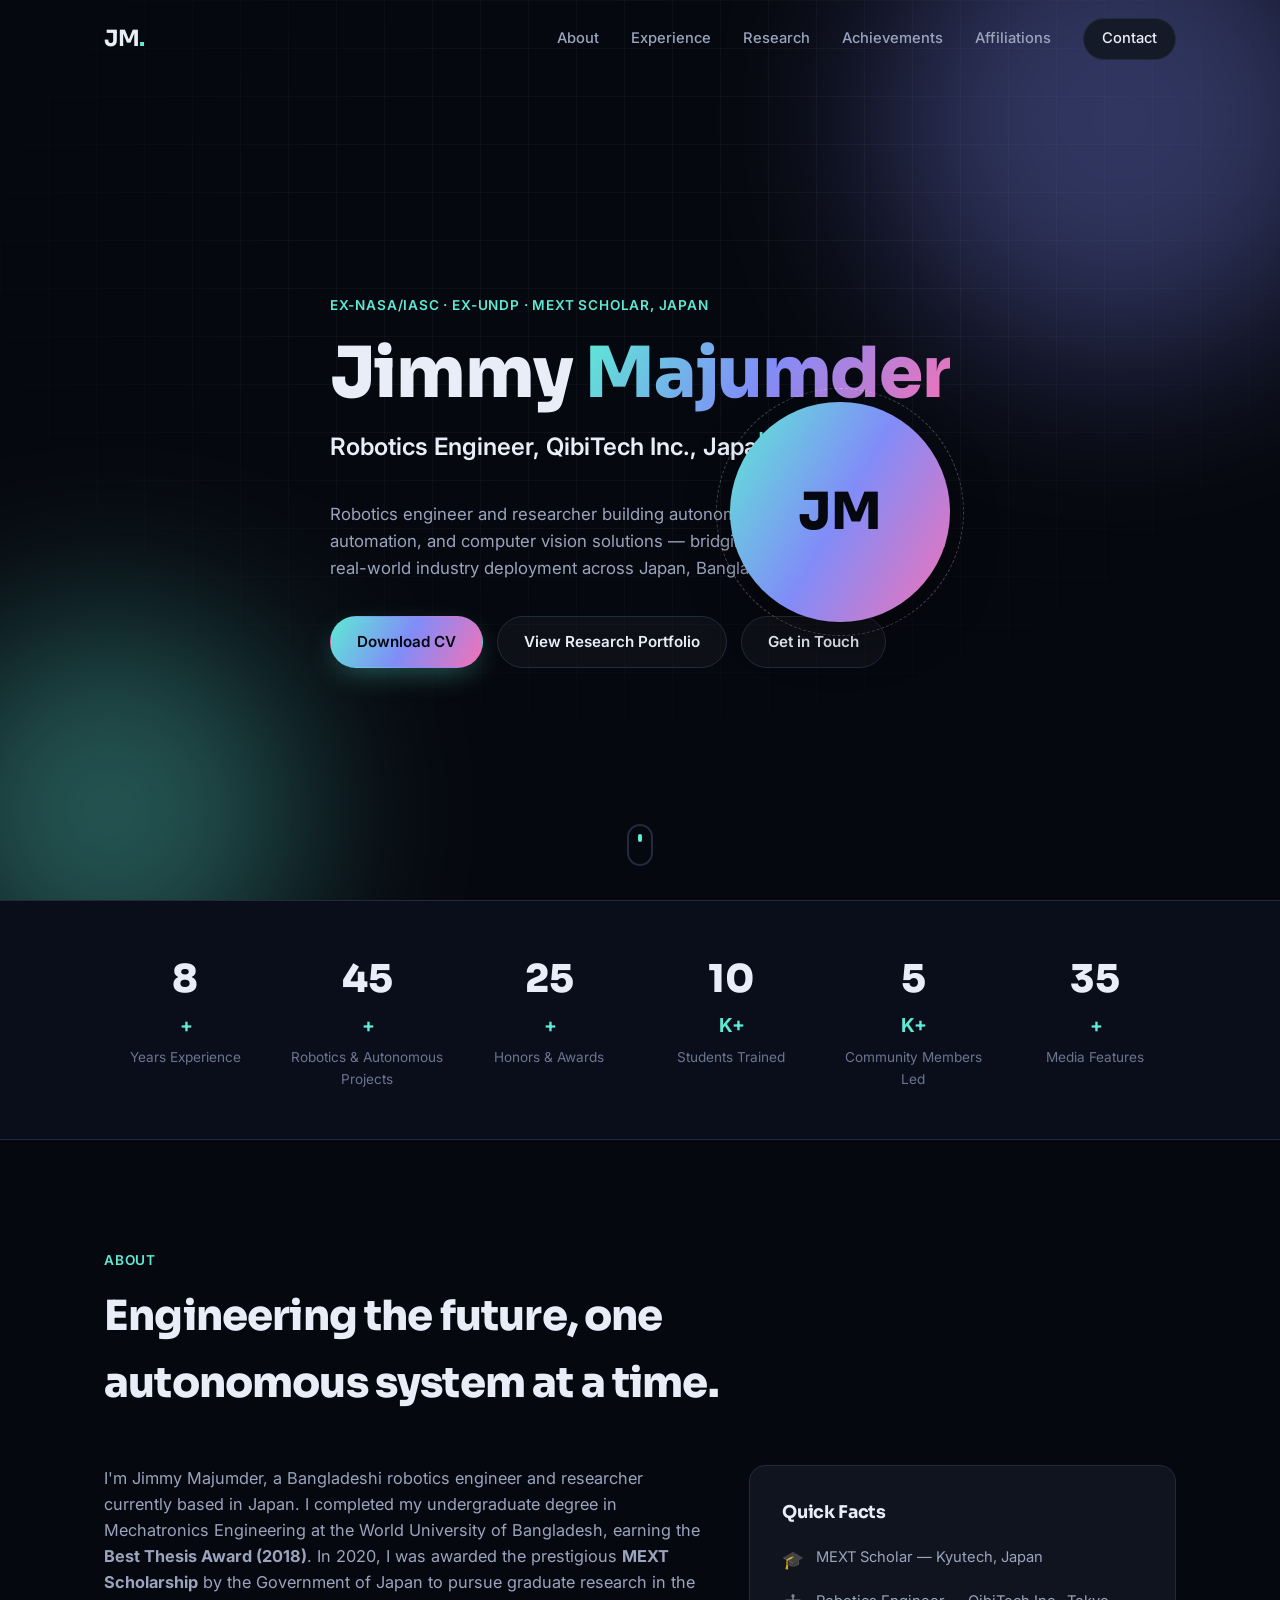
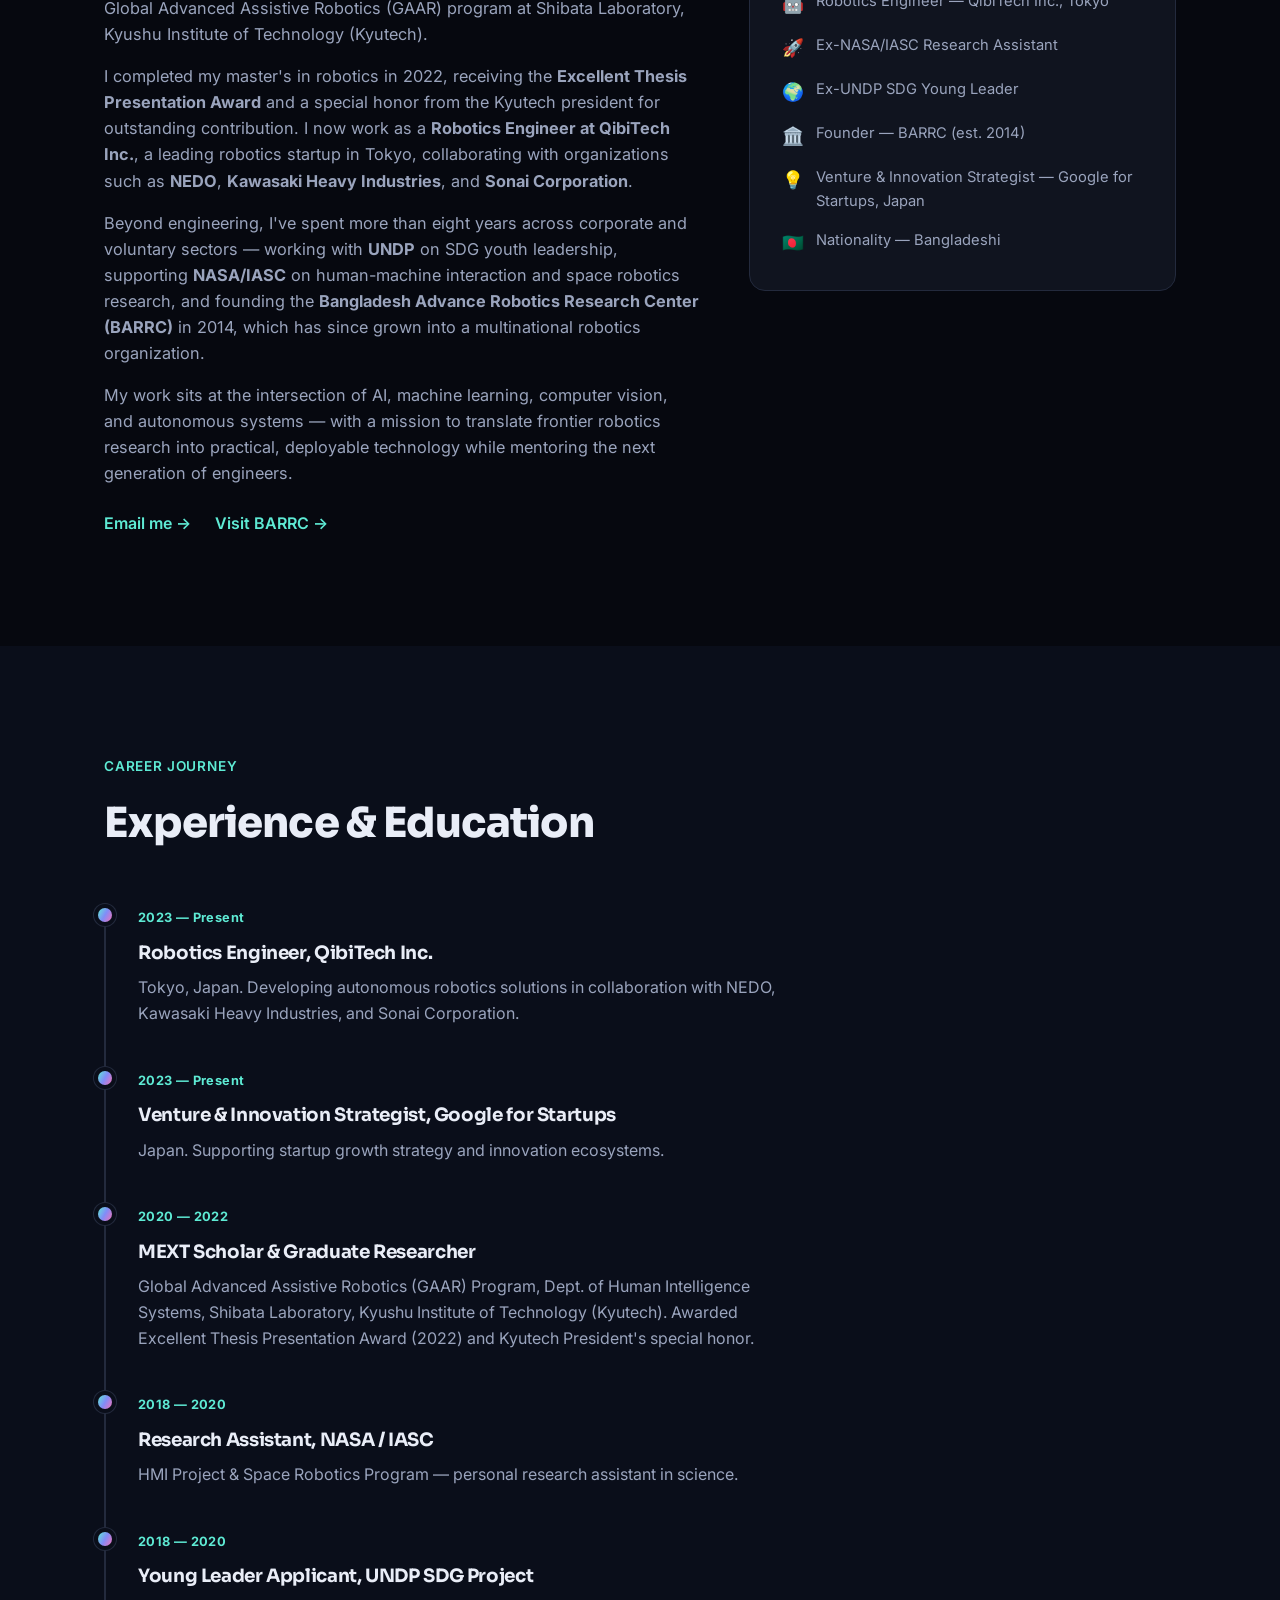
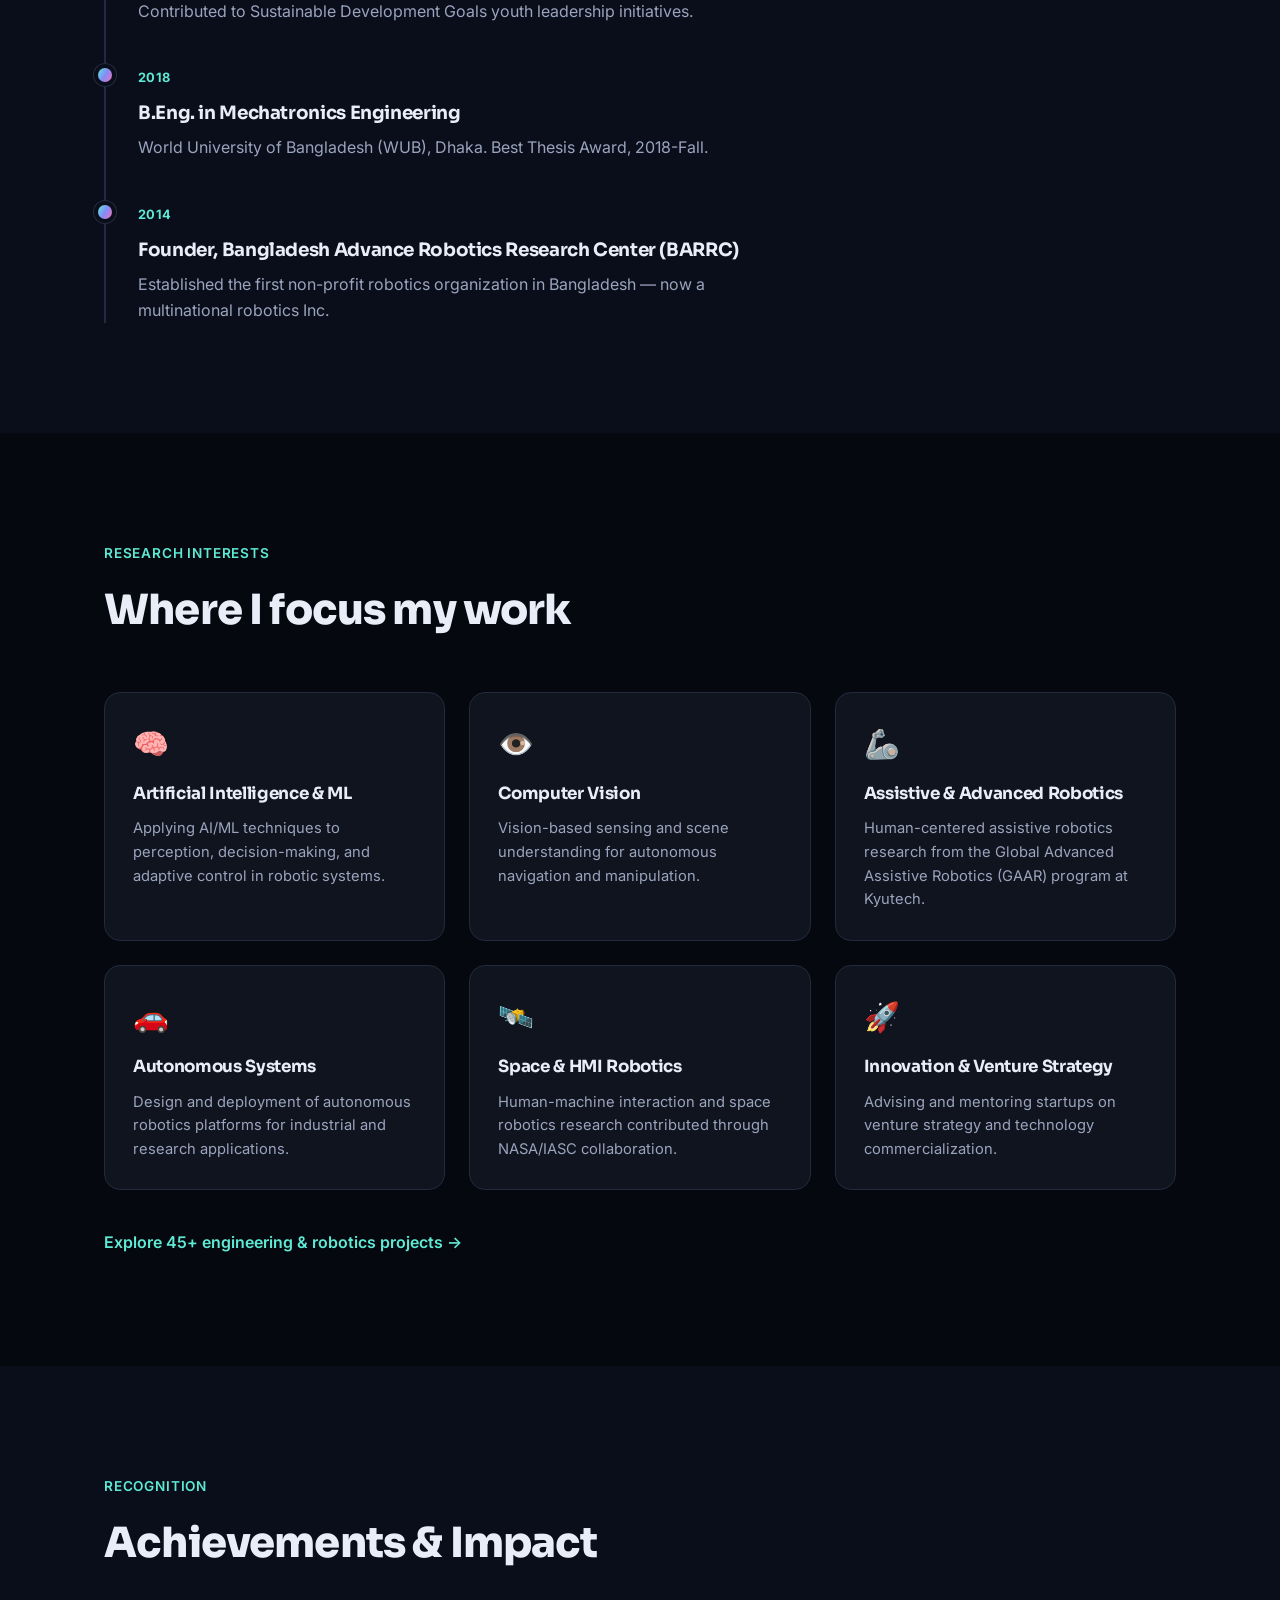
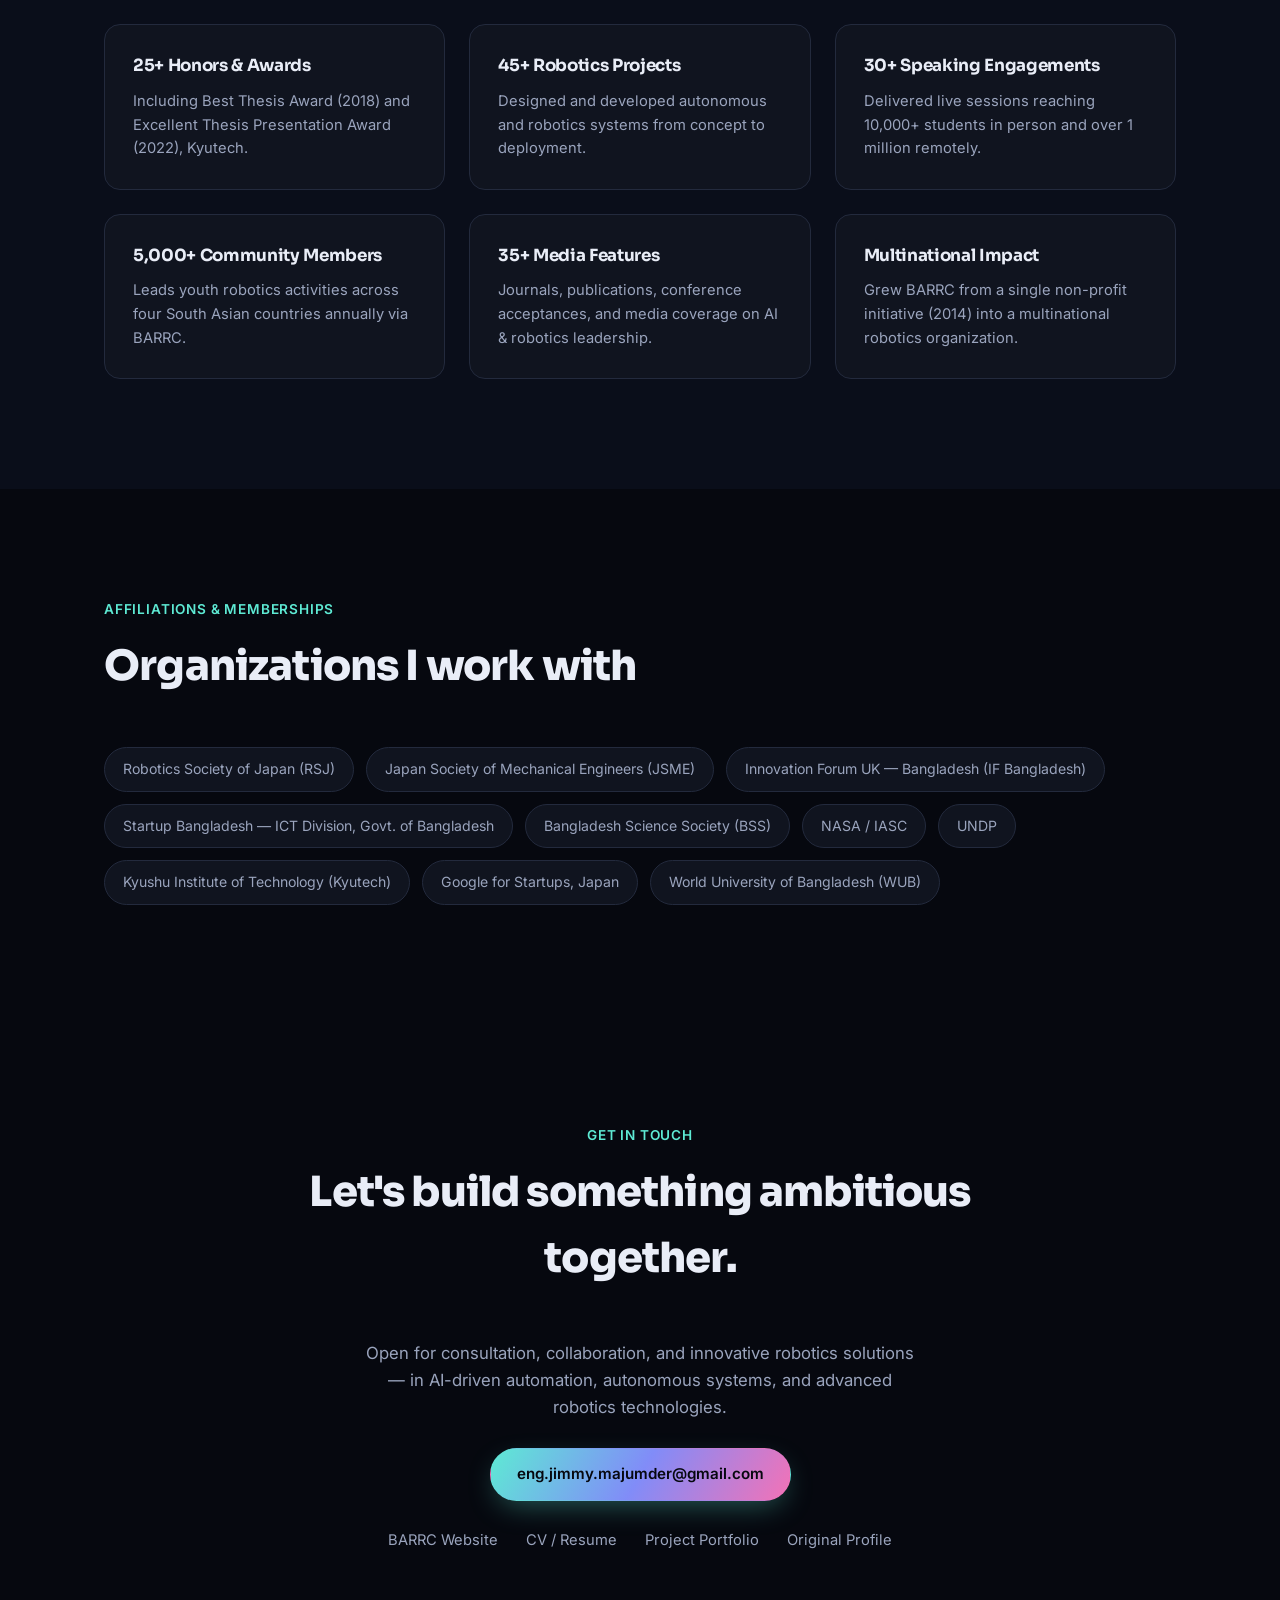
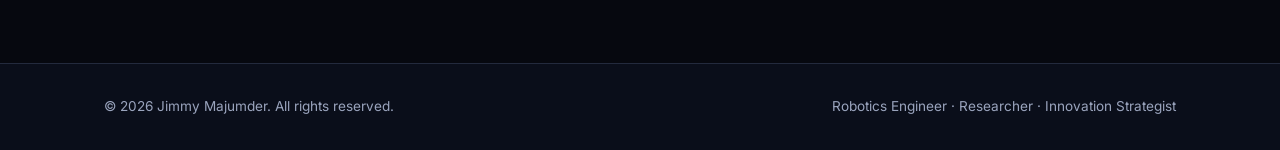
<file: embed.html>
<!DOCTYPE html>
<html lang="en">
<head>
<meta charset="UTF-8" />
<meta name="viewport" content="width=device-width, initial-scale=1.0" />
<title>Jimmy Majumder — Robotics Engineer, Researcher &amp; Innovation Strategist</title>
<link rel="preconnect" href="https://fonts.googleapis.com">
<link rel="preconnect" href="https://fonts.gstatic.com" crossorigin>
<link href="https://fonts.googleapis.com/css2?family=Sora:wght@400;500;600;700;800&family=Inter:wght@400;500;600;700&display=swap" rel="stylesheet">
<style>
/* ---------- Base & Variables ---------- */
:root {
  --bg: #06080f;
  --bg-alt: #0a0e1a;
  --surface: #10141f;
  --surface-2: #151a28;
  --border: #232a3d;
  --text: #e9edf7;
  --text-dim: #9aa4bd;
  --text-faint: #6b7590;
  --accent: #5eead4;
  --accent-2: #818cf8;
  --accent-3: #f472b6;
  --gradient: linear-gradient(120deg, #5eead4 0%, #818cf8 50%, #f472b6 100%);
  --radius: 16px;
  --max-width: 1120px;
  --shadow: 0 20px 60px -20px rgba(0,0,0,0.6);
}

* { box-sizing: border-box; }

html { scroll-behavior: smooth; }

body {
  margin: 0;
  background: var(--bg);
  color: var(--text);
  font-family: 'Inter', -apple-system, BlinkMacSystemFont, sans-serif;
  line-height: 1.6;
  -webkit-font-smoothing: antialiased;
}

h1, h2, h3, .logo {
  font-family: 'Sora', sans-serif;
  letter-spacing: -0.02em;
  margin: 0;
}

p { margin: 0 0 1rem; color: var(--text-dim); }

a { color: inherit; text-decoration: none; }

img { max-width: 100%; display: block; }

.container {
  max-width: var(--max-width);
  margin: 0 auto;
  padding: 0 24px;
}

.text-gradient {
  background: var(--gradient);
  -webkit-background-clip: text;
  background-clip: text;
  color: transparent;
}

/* ---------- Progress bar ---------- */
.progress-bar {
  position: fixed;
  top: 0; left: 0;
  height: 3px;
  width: 0%;
  background: var(--gradient);
  z-index: 1000;
  transition: width 0.1s ease-out;
}

/* ---------- Header ---------- */
.site-header {
  position: fixed;
  top: 0; left: 0; right: 0;
  z-index: 900;
  padding: 18px 0;
  background: rgba(6,8,15,0);
  border-bottom: 1px solid transparent;
  transition: background 0.3s ease, border-color 0.3s ease, padding 0.3s ease;
}

.site-header.scrolled {
  background: rgba(6,8,15,0.85);
  backdrop-filter: blur(14px);
  border-bottom: 1px solid var(--border);
  padding: 12px 0;
}

.header-inner {
  display: flex;
  align-items: center;
  justify-content: space-between;
}

.logo {
  font-size: 1.4rem;
  font-weight: 700;
  color: var(--text);
}
.logo-dot { color: var(--accent); }

.nav {
  display: flex;
  align-items: center;
  gap: 32px;
}

.nav a {
  font-size: 0.92rem;
  font-weight: 500;
  color: var(--text-dim);
  transition: color 0.2s ease;
}
.nav a:hover { color: var(--text); }

.nav-cta {
  padding: 8px 18px;
  border-radius: 999px;
  background: var(--surface-2);
  border: 1px solid var(--border);
  color: var(--text) !important;
}
.nav-cta:hover { border-color: var(--accent); }

.nav-toggle {
  display: none;
  flex-direction: column;
  gap: 5px;
  background: none;
  border: none;
  cursor: pointer;
  padding: 8px;
}
.nav-toggle span {
  width: 22px;
  height: 2px;
  background: var(--text);
  border-radius: 2px;
}

/* ---------- Hero ---------- */
.hero {
  position: relative;
  min-height: 100vh;
  display: flex;
  align-items: center;
  overflow: hidden;
  padding-top: 100px;
}

.hero-bg {
  position: absolute;
  inset: 0;
  z-index: 0;
}

.orb {
  position: absolute;
  border-radius: 50%;
  filter: blur(90px);
  opacity: 0.35;
}
.orb-1 {
  width: 480px; height: 480px;
  background: var(--accent-2);
  top: -120px; right: -80px;
}
.orb-2 {
  width: 380px; height: 380px;
  background: var(--accent);
  bottom: -100px; left: -80px;
}

.grid-overlay {
  position: absolute;
  inset: 0;
  background-image:
    linear-gradient(rgba(255,255,255,0.035) 1px, transparent 1px),
    linear-gradient(90deg, rgba(255,255,255,0.035) 1px, transparent 1px);
  background-size: 48px 48px;
  mask-image: radial-gradient(ellipse 60% 60% at 50% 30%, black 40%, transparent 100%);
}

.hero-inner {
  position: relative;
  z-index: 1;
  max-width: 780px;
}

.eyebrow {
  display: inline-block;
  font-size: 0.85rem;
  font-weight: 600;
  letter-spacing: 0.06em;
  text-transform: uppercase;
  color: var(--accent);
  margin-bottom: 20px;
}

.hero h1 {
  font-size: clamp(2.6rem, 6vw, 4.4rem);
  font-weight: 800;
  line-height: 1.05;
  margin-bottom: 18px;
}

.hero-role {
  font-size: clamp(1.1rem, 2.4vw, 1.5rem);
  font-weight: 600;
  color: var(--text);
  min-height: 2.2em;
  margin-bottom: 20px;
}
.hero-role::after {
  content: '|';
  color: var(--accent);
  animation: blink 1s step-end infinite;
}
@keyframes blink { 50% { opacity: 0; } }

.hero-lede {
  font-size: 1.05rem;
  max-width: 620px;
  margin-bottom: 34px;
}

.hero-actions {
  display: flex;
  flex-wrap: wrap;
  gap: 14px;
  margin-bottom: 40px;
}

.btn {
  display: inline-flex;
  align-items: center;
  gap: 8px;
  padding: 13px 26px;
  border-radius: 999px;
  font-weight: 600;
  font-size: 0.95rem;
  border: 1px solid transparent;
  cursor: pointer;
  transition: transform 0.2s ease, box-shadow 0.2s ease, background 0.2s ease, border-color 0.2s ease;
}
.btn:hover { transform: translateY(-2px); }

.btn-primary {
  background: var(--gradient);
  color: #06080f;
  box-shadow: 0 10px 30px -8px rgba(94,234,212,0.4);
}
.btn-primary:hover { box-shadow: 0 14px 36px -8px rgba(94,234,212,0.55); }

.btn-ghost {
  background: rgba(255,255,255,0.03);
  border-color: var(--border);
  color: var(--text);
}
.btn-ghost:hover { border-color: var(--accent); }

.hero-avatar {
  position: absolute;
  right: 24px;
  top: 110px;
  width: 220px;
  height: 220px;
  border-radius: 50%;
  background: var(--gradient);
  display: flex;
  align-items: center;
  justify-content: center;
  font-family: 'Sora', sans-serif;
  font-size: 3.2rem;
  font-weight: 800;
  color: #06080f;
  box-shadow: var(--shadow);
}
.hero-avatar::before {
  content: '';
  position: absolute;
  inset: -14px;
  border-radius: 50%;
  border: 1px dashed rgba(255,255,255,0.25);
  animation: spin 30s linear infinite;
}
@keyframes spin { to { transform: rotate(360deg); } }

.scroll-cue {
  position: absolute;
  bottom: 34px;
  left: 50%;
  transform: translateX(-50%);
  width: 26px;
  height: 42px;
  border: 2px solid var(--border);
  border-radius: 20px;
  z-index: 1;
}
.scroll-cue span {
  position: absolute;
  top: 8px;
  left: 50%;
  transform: translateX(-50%);
  width: 4px;
  height: 8px;
  border-radius: 2px;
  background: var(--accent);
  animation: scrollcue 1.6s ease infinite;
}
@keyframes scrollcue {
  0% { opacity: 1; top: 8px; }
  100% { opacity: 0; top: 22px; }
}

/* ---------- Stats ---------- */
.stats-strip {
  border-top: 1px solid var(--border);
  border-bottom: 1px solid var(--border);
  background: var(--bg-alt);
  padding: 48px 0;
}
.stats-grid {
  display: grid;
  grid-template-columns: repeat(6, 1fr);
  gap: 20px;
  text-align: center;
}
.stat { display: flex; flex-direction: column; align-items: center; }
.stat-num {
  font-family: 'Sora', sans-serif;
  font-size: 2.4rem;
  font-weight: 800;
  color: var(--text);
}
.stat-suffix {
  font-size: 1.2rem;
  font-weight: 700;
  color: var(--accent);
  margin-left: 2px;
}
.stat p {
  margin: 6px 0 0;
  font-size: 0.85rem;
  color: var(--text-faint);
}

/* ---------- Sections ---------- */
.section { padding: 110px 0; }
.section-alt { background: var(--bg-alt); }

.section-tag {
  font-size: 0.85rem;
  font-weight: 600;
  letter-spacing: 0.06em;
  text-transform: uppercase;
  color: var(--accent);
  margin-bottom: 12px;
}

.section-title {
  font-size: clamp(1.8rem, 3.6vw, 2.6rem);
  font-weight: 800;
  max-width: 720px;
  margin-bottom: 48px;
}

/* About */
.about-grid {
  display: grid;
  grid-template-columns: 1.4fr 1fr;
  gap: 48px;
  align-items: start;
}
.about-text p { font-size: 1.02rem; }
.about-actions {
  display: flex;
  gap: 24px;
  margin-top: 24px;
  flex-wrap: wrap;
}
.link-arrow {
  color: var(--accent);
  font-weight: 600;
  transition: gap 0.2s ease, opacity 0.2s ease;
}
.link-arrow:hover { opacity: 0.8; }

.about-card {
  background: var(--surface);
  border: 1px solid var(--border);
  border-radius: var(--radius);
  padding: 32px;
}
.about-card h3 {
  font-size: 1.1rem;
  margin-bottom: 20px;
}
.fact-list {
  list-style: none;
  margin: 0; padding: 0;
  display: flex;
  flex-direction: column;
  gap: 16px;
}
.fact-list li {
  display: flex;
  align-items: flex-start;
  gap: 12px;
  font-size: 0.92rem;
  color: var(--text-dim);
}
.fact-list span { font-size: 1.1rem; }

/* Timeline */
.timeline {
  position: relative;
  padding-left: 32px;
  border-left: 2px solid var(--border);
  display: flex;
  flex-direction: column;
  gap: 40px;
}
.timeline-item { position: relative; }
.timeline-dot {
  position: absolute;
  left: -40px;
  top: 4px;
  width: 14px;
  height: 14px;
  border-radius: 50%;
  background: var(--gradient);
  box-shadow: 0 0 0 4px var(--bg-alt), 0 0 0 5px var(--border);
}
.timeline-date {
  font-size: 0.8rem;
  font-weight: 700;
  color: var(--accent);
  letter-spacing: 0.03em;
}
.timeline-content h3 {
  font-size: 1.15rem;
  margin: 8px 0 8px;
}
.timeline-content p { margin: 0; max-width: 640px; }

/* Cards */
.cards-grid {
  display: grid;
  grid-template-columns: repeat(3, 1fr);
  gap: 24px;
}
.feature-card {
  background: var(--surface);
  border: 1px solid var(--border);
  border-radius: var(--radius);
  padding: 28px;
  transition: transform 0.25s ease, border-color 0.25s ease;
}
.feature-card:hover {
  transform: translateY(-4px);
  border-color: var(--accent);
}
.feature-icon { font-size: 1.8rem; margin-bottom: 14px; }
.feature-card h3 { font-size: 1.05rem; margin-bottom: 10px; }
.feature-card p { font-size: 0.92rem; margin: 0; }

.research-cta { margin-top: 40px; }

/* Affiliations chips */
.chip-grid {
  display: flex;
  flex-wrap: wrap;
  gap: 12px;
}
.chip {
  padding: 10px 18px;
  border-radius: 999px;
  background: var(--surface);
  border: 1px solid var(--border);
  font-size: 0.88rem;
  color: var(--text-dim);
  transition: border-color 0.2s ease, color 0.2s ease;
}
.chip:hover { border-color: var(--accent); color: var(--text); }

/* Contact */
.contact-section { text-align: center; }
.contact-inner { display: flex; flex-direction: column; align-items: center; }
.contact-lede { max-width: 560px; font-size: 1.05rem; }
.contact-actions { margin: 12px 0 28px; }
.contact-links {
  display: flex;
  flex-wrap: wrap;
  justify-content: center;
  gap: 28px;
}
.contact-links a {
  font-size: 0.92rem;
  color: var(--text-dim);
  border-bottom: 1px solid transparent;
  transition: color 0.2s ease, border-color 0.2s ease;
}
.contact-links a:hover { color: var(--accent); border-color: var(--accent); }

/* Footer */
.site-footer {
  border-top: 1px solid var(--border);
  padding: 32px 0;
  background: var(--bg-alt);
}
.footer-inner {
  display: flex;
  justify-content: space-between;
  flex-wrap: wrap;
  gap: 8px;
  font-size: 0.85rem;
  color: var(--text-faint);
}
.footer-inner p { margin: 0; }

/* ---------- Reveal animation ---------- */
.reveal {
  opacity: 0;
  transform: translateY(24px);
  transition: opacity 0.7s ease, transform 0.7s ease;
}
.reveal.is-visible {
  opacity: 1;
  transform: translateY(0);
}

/* ---------- Responsive ---------- */
@media (max-width: 960px) {
  .stats-grid { grid-template-columns: repeat(3, 1fr); }
  .about-grid { grid-template-columns: 1fr; }
  .cards-grid { grid-template-columns: repeat(2, 1fr); }
  .hero-avatar { display: none; }
}

@media (max-width: 720px) {
  .nav {
    position: fixed;
    top: 68px; left: 0; right: 0;
    background: rgba(6,8,15,0.97);
    backdrop-filter: blur(14px);
    flex-direction: column;
    align-items: flex-start;
    padding: 24px;
    gap: 20px;
    border-bottom: 1px solid var(--border);
    transform: translateY(-140%);
    opacity: 0;
    transition: transform 0.3s ease, opacity 0.3s ease;
  }
  .nav.open { transform: translateY(0); opacity: 1; }
  .nav-toggle { display: flex; }
  .stats-grid { grid-template-columns: repeat(2, 1fr); }
  .cards-grid { grid-template-columns: 1fr; }
  .timeline { padding-left: 24px; }
  .timeline-dot { left: -32px; }
}
</style>
</head>
<body>

<div class="progress-bar" id="progressBar"></div>

<header class="site-header" id="siteHeader">
  <div class="container header-inner">
    <a href="#home" class="logo">JM<span class="logo-dot">.</span></a>
    <nav class="nav" id="nav">
      <a href="#about">About</a>
      <a href="#experience">Experience</a>
      <a href="#research">Research</a>
      <a href="#achievements">Achievements</a>
      <a href="#affiliations">Affiliations</a>
      <a href="#contact" class="nav-cta">Contact</a>
    </nav>
    <button class="nav-toggle" id="navToggle" aria-label="Toggle navigation">
      <span></span><span></span><span></span>
    </button>
  </div>
</header>

<main>
  <!-- HERO -->
  <section class="hero" id="home">
    <div class="hero-bg" aria-hidden="true">
      <div class="orb orb-1"></div>
      <div class="orb orb-2"></div>
      <div class="grid-overlay"></div>
    </div>
    <div class="container hero-inner">
      <p class="eyebrow reveal">Ex-NASA/IASC · Ex-UNDP · MEXT Scholar, Japan</p>
      <h1 class="reveal">
        Jimmy <span class="text-gradient">Majumder</span>
      </h1>
      <p class="hero-role reveal" id="typewriter"></p>
      <p class="hero-lede reveal">
        Robotics engineer and researcher building autonomous systems, AI-driven automation,
        and computer vision solutions — bridging academic research with real-world
        industry deployment across Japan, Bangladesh, and beyond.
      </p>
      <div class="hero-actions reveal">
        <a href="https://www.slideshare.net/jimmymajumder1/curriculum-vitae-of-jimmy-majumder/jimmymajumder1/curriculum-vitae-of-jimmy-majumder" target="_blank" rel="noopener" class="btn btn-primary">Download CV</a>
        <a href="https://www.slideshare.net/jimmymajumder1/engineering-project-profile" target="_blank" rel="noopener" class="btn btn-ghost">View Research Portfolio</a>
        <a href="#contact" class="btn btn-ghost">Get in Touch</a>
      </div>
      <div class="hero-avatar reveal" aria-hidden="true">
        <span>JM</span>
      </div>
    </div>
    <a href="#about" class="scroll-cue" aria-label="Scroll down"><span></span></a>
  </section>

  <!-- STATS -->
  <section class="stats-strip">
    <div class="container stats-grid">
      <div class="stat reveal"><span class="stat-num" data-count="8">0</span><span class="stat-suffix">+</span><p>Years Experience</p></div>
      <div class="stat reveal"><span class="stat-num" data-count="45">0</span><span class="stat-suffix">+</span><p>Robotics &amp; Autonomous Projects</p></div>
      <div class="stat reveal"><span class="stat-num" data-count="25">0</span><span class="stat-suffix">+</span><p>Honors &amp; Awards</p></div>
      <div class="stat reveal"><span class="stat-num" data-count="10">0</span><span class="stat-suffix">K+</span><p>Students Trained</p></div>
      <div class="stat reveal"><span class="stat-num" data-count="5">0</span><span class="stat-suffix">K+</span><p>Community Members Led</p></div>
      <div class="stat reveal"><span class="stat-num" data-count="35">0</span><span class="stat-suffix">+</span><p>Media Features</p></div>
    </div>
  </section>

  <!-- ABOUT -->
  <section class="section" id="about">
    <div class="container">
      <p class="section-tag reveal">About</p>
      <h2 class="section-title reveal">Engineering the future, one autonomous system at a time.</h2>
      <div class="about-grid">
        <div class="about-text reveal">
          <p>
            I'm Jimmy Majumder, a Bangladeshi robotics engineer and researcher currently based in Japan.
            I completed my undergraduate degree in Mechatronics Engineering at the World University of
            Bangladesh, earning the <strong>Best Thesis Award (2018)</strong>. In 2020, I was awarded the
            prestigious <strong>MEXT Scholarship</strong> by the Government of Japan to pursue graduate
            research in the Global Advanced Assistive Robotics (GAAR) program at Shibata Laboratory,
            Kyushu Institute of Technology (Kyutech).
          </p>
          <p>
            I completed my master's in robotics in 2022, receiving the <strong>Excellent Thesis
            Presentation Award</strong> and a special honor from the Kyutech president for outstanding
            contribution. I now work as a <strong>Robotics Engineer at QibiTech Inc.</strong>, a leading
            robotics startup in Tokyo, collaborating with organizations such as <strong>NEDO</strong>,
            <strong>Kawasaki Heavy Industries</strong>, and <strong>Sonai Corporation</strong>.
          </p>
          <p>
            Beyond engineering, I've spent more than eight years across corporate and voluntary sectors —
            working with <strong>UNDP</strong> on SDG youth leadership, supporting <strong>NASA/IASC</strong>
            on human-machine interaction and space robotics research, and founding the
            <strong>Bangladesh Advance Robotics Research Center (BARRC)</strong> in 2014, which has since
            grown into a multinational robotics organization.
          </p>
          <p>
            My work sits at the intersection of AI, machine learning, computer vision, and autonomous
            systems — with a mission to translate frontier robotics research into practical, deployable
            technology while mentoring the next generation of engineers.
          </p>
          <div class="about-actions">
            <a href="mailto:eng.jimmy.majumder@gmail.com" class="link-arrow">Email me →</a>
            <a href="https://barrc-bd.com/" target="_blank" rel="noopener" class="link-arrow">Visit BARRC →</a>
          </div>
        </div>
        <div class="about-card reveal">
          <h3>Quick Facts</h3>
          <ul class="fact-list">
            <li><span>🎓</span> MEXT Scholar — Kyutech, Japan</li>
            <li><span>🤖</span> Robotics Engineer — QibiTech Inc., Tokyo</li>
            <li><span>🚀</span> Ex-NASA/IASC Research Assistant</li>
            <li><span>🌍</span> Ex-UNDP SDG Young Leader</li>
            <li><span>🏛️</span> Founder — BARRC (est. 2014)</li>
            <li><span>💡</span> Venture &amp; Innovation Strategist — Google for Startups, Japan</li>
            <li><span>🇧🇩</span> Nationality — Bangladeshi</li>
          </ul>
        </div>
      </div>
    </div>
  </section>

  <!-- EXPERIENCE TIMELINE -->
  <section class="section section-alt" id="experience">
    <div class="container">
      <p class="section-tag reveal">Career Journey</p>
      <h2 class="section-title reveal">Experience &amp; Education</h2>
      <div class="timeline">
        <div class="timeline-item reveal">
          <div class="timeline-dot"></div>
          <div class="timeline-content">
            <span class="timeline-date">2023 — Present</span>
            <h3>Robotics Engineer, QibiTech Inc.</h3>
            <p>Tokyo, Japan. Developing autonomous robotics solutions in collaboration with NEDO, Kawasaki Heavy Industries, and Sonai Corporation.</p>
          </div>
        </div>
        <div class="timeline-item reveal">
          <div class="timeline-dot"></div>
          <div class="timeline-content">
            <span class="timeline-date">2023 — Present</span>
            <h3>Venture &amp; Innovation Strategist, Google for Startups</h3>
            <p>Japan. Supporting startup growth strategy and innovation ecosystems.</p>
          </div>
        </div>
        <div class="timeline-item reveal">
          <div class="timeline-dot"></div>
          <div class="timeline-content">
            <span class="timeline-date">2020 — 2022</span>
            <h3>MEXT Scholar &amp; Graduate Researcher</h3>
            <p>Global Advanced Assistive Robotics (GAAR) Program, Dept. of Human Intelligence Systems, Shibata Laboratory, Kyushu Institute of Technology (Kyutech). Awarded Excellent Thesis Presentation Award (2022) and Kyutech President's special honor.</p>
          </div>
        </div>
        <div class="timeline-item reveal">
          <div class="timeline-dot"></div>
          <div class="timeline-content">
            <span class="timeline-date">2018 — 2020</span>
            <h3>Research Assistant, NASA / IASC</h3>
            <p>HMI Project &amp; Space Robotics Program — personal research assistant in science.</p>
          </div>
        </div>
        <div class="timeline-item reveal">
          <div class="timeline-dot"></div>
          <div class="timeline-content">
            <span class="timeline-date">2018 — 2020</span>
            <h3>Young Leader Applicant, UNDP SDG Project</h3>
            <p>Contributed to Sustainable Development Goals youth leadership initiatives.</p>
          </div>
        </div>
        <div class="timeline-item reveal">
          <div class="timeline-dot"></div>
          <div class="timeline-content">
            <span class="timeline-date">2018</span>
            <h3>B.Eng. in Mechatronics Engineering</h3>
            <p>World University of Bangladesh (WUB), Dhaka. Best Thesis Award, 2018-Fall.</p>
          </div>
        </div>
        <div class="timeline-item reveal">
          <div class="timeline-dot"></div>
          <div class="timeline-content">
            <span class="timeline-date">2014</span>
            <h3>Founder, Bangladesh Advance Robotics Research Center (BARRC)</h3>
            <p>Established the first non-profit robotics organization in Bangladesh — now a multinational robotics Inc.</p>
          </div>
        </div>
      </div>
    </div>
  </section>

  <!-- RESEARCH -->
  <section class="section" id="research">
    <div class="container">
      <p class="section-tag reveal">Research Interests</p>
      <h2 class="section-title reveal">Where I focus my work</h2>
      <div class="cards-grid">
        <div class="feature-card reveal">
          <div class="feature-icon">🧠</div>
          <h3>Artificial Intelligence &amp; ML</h3>
          <p>Applying AI/ML techniques to perception, decision-making, and adaptive control in robotic systems.</p>
        </div>
        <div class="feature-card reveal">
          <div class="feature-icon">👁️</div>
          <h3>Computer Vision</h3>
          <p>Vision-based sensing and scene understanding for autonomous navigation and manipulation.</p>
        </div>
        <div class="feature-card reveal">
          <div class="feature-icon">🦾</div>
          <h3>Assistive &amp; Advanced Robotics</h3>
          <p>Human-centered assistive robotics research from the Global Advanced Assistive Robotics (GAAR) program at Kyutech.</p>
        </div>
        <div class="feature-card reveal">
          <div class="feature-icon">🚗</div>
          <h3>Autonomous Systems</h3>
          <p>Design and deployment of autonomous robotics platforms for industrial and research applications.</p>
        </div>
        <div class="feature-card reveal">
          <div class="feature-icon">🛰️</div>
          <h3>Space &amp; HMI Robotics</h3>
          <p>Human-machine interaction and space robotics research contributed through NASA/IASC collaboration.</p>
        </div>
        <div class="feature-card reveal">
          <div class="feature-icon">🚀</div>
          <h3>Innovation &amp; Venture Strategy</h3>
          <p>Advising and mentoring startups on venture strategy and technology commercialization.</p>
        </div>
      </div>
      <div class="research-cta reveal">
        <a href="https://www.slideshare.net/jimmymajumder1/engineering-project-profile" target="_blank" rel="noopener" class="link-arrow">Explore 45+ engineering &amp; robotics projects →</a>
      </div>
    </div>
  </section>

  <!-- ACHIEVEMENTS -->
  <section class="section section-alt" id="achievements">
    <div class="container">
      <p class="section-tag reveal">Recognition</p>
      <h2 class="section-title reveal">Achievements &amp; Impact</h2>
      <div class="cards-grid">
        <div class="feature-card reveal">
          <h3>25+ Honors &amp; Awards</h3>
          <p>Including Best Thesis Award (2018) and Excellent Thesis Presentation Award (2022), Kyutech.</p>
        </div>
        <div class="feature-card reveal">
          <h3>45+ Robotics Projects</h3>
          <p>Designed and developed autonomous and robotics systems from concept to deployment.</p>
        </div>
        <div class="feature-card reveal">
          <h3>30+ Speaking Engagements</h3>
          <p>Delivered live sessions reaching 10,000+ students in person and over 1 million remotely.</p>
        </div>
        <div class="feature-card reveal">
          <h3>5,000+ Community Members</h3>
          <p>Leads youth robotics activities across four South Asian countries annually via BARRC.</p>
        </div>
        <div class="feature-card reveal">
          <h3>35+ Media Features</h3>
          <p>Journals, publications, conference acceptances, and media coverage on AI &amp; robotics leadership.</p>
        </div>
        <div class="feature-card reveal">
          <h3>Multinational Impact</h3>
          <p>Grew BARRC from a single non-profit initiative (2014) into a multinational robotics organization.</p>
        </div>
      </div>
    </div>
  </section>

  <!-- AFFILIATIONS -->
  <section class="section" id="affiliations">
    <div class="container">
      <p class="section-tag reveal">Affiliations &amp; Memberships</p>
      <h2 class="section-title reveal">Organizations I work with</h2>
      <div class="chip-grid reveal">
        <span class="chip">Robotics Society of Japan (RSJ)</span>
        <span class="chip">Japan Society of Mechanical Engineers (JSME)</span>
        <span class="chip">Innovation Forum UK — Bangladesh (IF Bangladesh)</span>
        <span class="chip">Startup Bangladesh — ICT Division, Govt. of Bangladesh</span>
        <span class="chip">Bangladesh Science Society (BSS)</span>
        <span class="chip">NASA / IASC</span>
        <span class="chip">UNDP</span>
        <span class="chip">Kyushu Institute of Technology (Kyutech)</span>
        <span class="chip">Google for Startups, Japan</span>
        <span class="chip">World University of Bangladesh (WUB)</span>
      </div>
    </div>
  </section>

  <!-- CONTACT -->
  <section class="section contact-section" id="contact">
    <div class="container contact-inner">
      <p class="section-tag reveal">Get in Touch</p>
      <h2 class="section-title reveal">Let's build something ambitious together.</h2>
      <p class="reveal contact-lede">
        Open for consultation, collaboration, and innovative robotics solutions — in AI-driven
        automation, autonomous systems, and advanced robotics technologies.
      </p>
      <div class="contact-actions reveal">
        <a href="mailto:eng.jimmy.majumder@gmail.com" class="btn btn-primary">eng.jimmy.majumder@gmail.com</a>
      </div>
      <div class="contact-links reveal">
        <a href="https://barrc-bd.com/" target="_blank" rel="noopener">BARRC Website</a>
        <a href="https://www.slideshare.net/jimmymajumder1/curriculum-vitae-of-jimmy-majumder/jimmymajumder1/curriculum-vitae-of-jimmy-majumder" target="_blank" rel="noopener">CV / Resume</a>
        <a href="https://www.slideshare.net/jimmymajumder1/engineering-project-profile" target="_blank" rel="noopener">Project Portfolio</a>
        <a href="https://sites.google.com/view/jimmy-majumder/" target="_blank" rel="noopener">Original Profile</a>
      </div>
    </div>
  </section>
</main>

<footer class="site-footer">
  <div class="container footer-inner">
    <p>© <span id="year"></span> Jimmy Majumder. All rights reserved.</p>
    <p class="footer-note">Robotics Engineer · Researcher · Innovation Strategist</p>
  </div>
</footer>

<script>
// ---------- Year ----------
document.getElementById('year').textContent = new Date().getFullYear();

// ---------- Scroll progress bar ----------
const progressBar = document.getElementById('progressBar');
function updateProgress() {
  const scrollTop = window.scrollY;
  const docHeight = document.documentElement.scrollHeight - window.innerHeight;
  const pct = docHeight > 0 ? (scrollTop / docHeight) * 100 : 0;
  progressBar.style.width = pct + '%';
}
window.addEventListener('scroll', updateProgress, { passive: true });
updateProgress();

// ---------- Header scrolled state ----------
const header = document.getElementById('siteHeader');
function updateHeader() {
  header.classList.toggle('scrolled', window.scrollY > 20);
}
window.addEventListener('scroll', updateHeader, { passive: true });
updateHeader();

// ---------- Mobile nav toggle ----------
const navToggle = document.getElementById('navToggle');
const nav = document.getElementById('nav');
navToggle.addEventListener('click', () => {
  nav.classList.toggle('open');
});
nav.querySelectorAll('a').forEach(link => {
  link.addEventListener('click', () => nav.classList.remove('open'));
});

// ---------- Reveal on scroll ----------
const revealEls = document.querySelectorAll('.reveal');
const revealObserver = new IntersectionObserver((entries) => {
  entries.forEach(entry => {
    if (entry.isIntersecting) {
      entry.target.classList.add('is-visible');
      revealObserver.unobserve(entry.target);
    }
  });
}, { threshold: 0.15 });
revealEls.forEach(el => revealObserver.observe(el));

// ---------- Typewriter effect ----------
const roles = [
  'Robotics Engineer, QibiTech Inc., Japan',
  'MEXT Scholar & Graduate Researcher, Kyutech',
  'Founder, Bangladesh Advance Robotics Research Center',
  'Venture & Innovation Strategist, Google for Startups',
  'AI · Computer Vision · Autonomous Systems'
];
const typeEl = document.getElementById('typewriter');
let roleIndex = 0, charIndex = 0, deleting = false;

function typeLoop() {
  const current = roles[roleIndex];
  if (!deleting) {
    charIndex++;
    typeEl.textContent = current.slice(0, charIndex);
    if (charIndex === current.length) {
      deleting = true;
      setTimeout(typeLoop, 1600);
      return;
    }
  } else {
    charIndex--;
    typeEl.textContent = current.slice(0, charIndex);
    if (charIndex === 0) {
      deleting = false;
      roleIndex = (roleIndex + 1) % roles.length;
    }
  }
  setTimeout(typeLoop, deleting ? 35 : 55);
}
typeLoop();

// ---------- Animated stat counters ----------
const statNums = document.querySelectorAll('.stat-num');
const statObserver = new IntersectionObserver((entries) => {
  entries.forEach(entry => {
    if (entry.isIntersecting) {
      animateCount(entry.target);
      statObserver.unobserve(entry.target);
    }
  });
}, { threshold: 0.4 });
statNums.forEach(el => statObserver.observe(el));

function animateCount(el) {
  const target = parseInt(el.getAttribute('data-count'), 10);
  const duration = 1200;
  const start = performance.now();
  function step(now) {
    const progress = Math.min((now - start) / duration, 1);
    const eased = 1 - Math.pow(1 - progress, 3);
    el.textContent = Math.round(eased * target);
    if (progress < 1) requestAnimationFrame(step);
  }
  requestAnimationFrame(step);
}
</script>
</body>
</html>
</file>
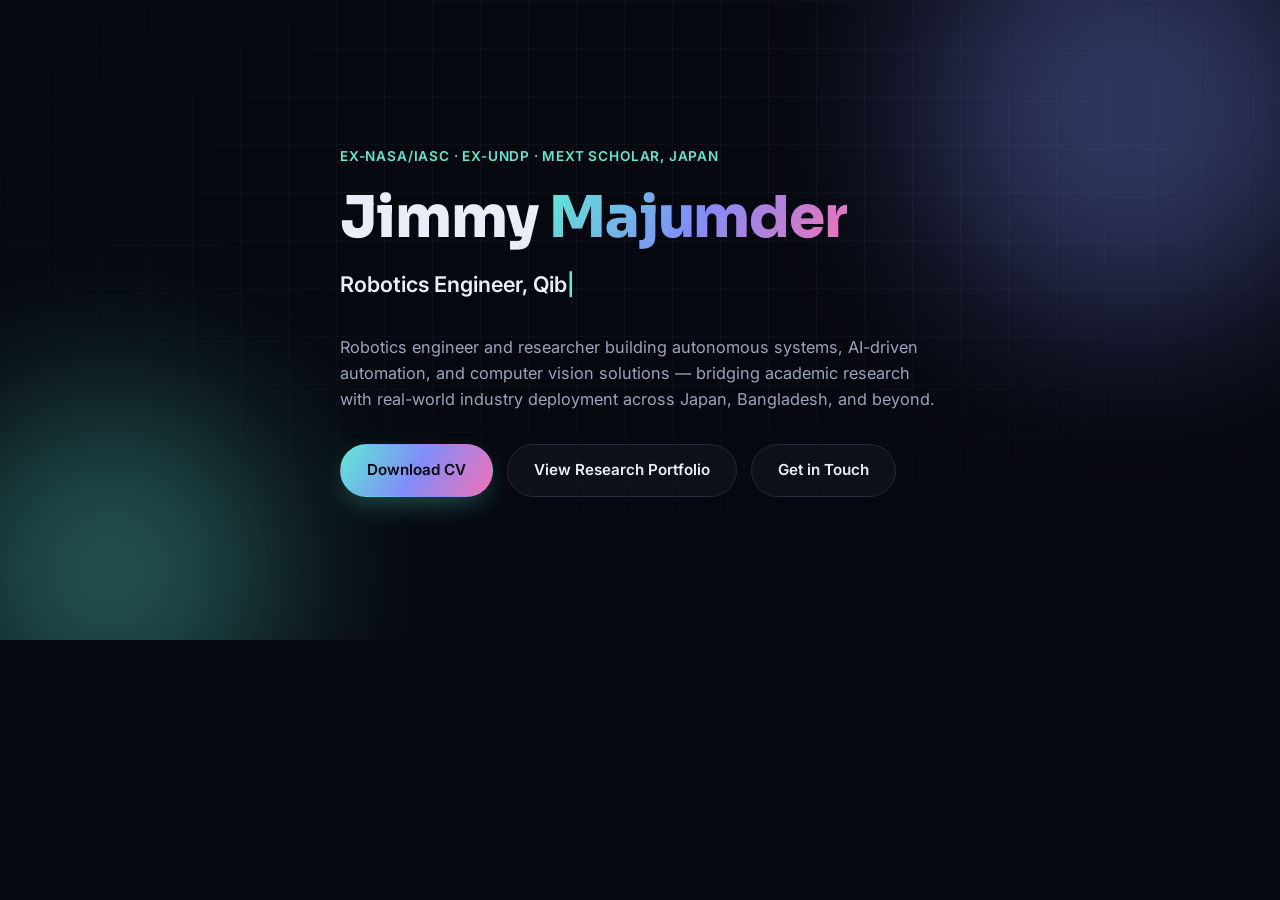
<file: sections/01-hero.html>
<!DOCTYPE html>
<html lang="en">
<head>
<meta charset="UTF-8" />
<meta name="viewport" content="width=device-width, initial-scale=1.0" />
<link rel="preconnect" href="https://fonts.googleapis.com">
<link rel="preconnect" href="https://fonts.gstatic.com" crossorigin>
<link href="https://fonts.googleapis.com/css2?family=Sora:wght@400;500;600;700;800&family=Inter:wght@400;500;600;700&display=swap" rel="stylesheet">
<style>
:root {
  --bg: #06080f; --bg-alt: #0a0e1a; --surface: #10141f; --border: #232a3d;
  --text: #e9edf7; --text-dim: #9aa4bd; --text-faint: #6b7590;
  --accent: #5eead4; --accent-2: #818cf8; --accent-3: #f472b6;
  --gradient: linear-gradient(120deg, #5eead4 0%, #818cf8 50%, #f472b6 100%);
  --shadow: 0 20px 60px -20px rgba(0,0,0,0.6);
}
* { box-sizing: border-box; }
body { margin: 0; background: var(--bg); color: var(--text); font-family: 'Inter', sans-serif; line-height: 1.6; -webkit-font-smoothing: antialiased; }
h1 { font-family: 'Sora', sans-serif; letter-spacing: -0.02em; margin: 0; }
p { margin: 0 0 1rem; color: var(--text-dim); }
a { color: inherit; text-decoration: none; }
.container { max-width: 900px; margin: 0 auto; padding: 0 24px; }
.text-gradient { background: var(--gradient); -webkit-background-clip: text; background-clip: text; color: transparent; }
.reveal { opacity: 0; transform: translateY(24px); transition: opacity 0.7s ease, transform 0.7s ease; }
.reveal.is-visible { opacity: 1; transform: translateY(0); }
.btn { display: inline-flex; align-items: center; gap: 8px; padding: 13px 26px; border-radius: 999px; font-weight: 600; font-size: 0.95rem; border: 1px solid transparent; cursor: pointer; transition: transform 0.2s ease, box-shadow 0.2s ease, border-color 0.2s ease; }
.btn:hover { transform: translateY(-2px); }
.btn-primary { background: var(--gradient); color: #06080f; box-shadow: 0 10px 30px -8px rgba(94,234,212,0.4); }
.btn-ghost { background: rgba(255,255,255,0.03); border: 1px solid var(--border); color: var(--text); }
.btn-ghost:hover { border-color: var(--accent); }

.hero { position: relative; min-height: 640px; display: flex; align-items: center; overflow: hidden; padding: 70px 0; }
.hero-bg { position: absolute; inset: 0; z-index: 0; }
.orb { position: absolute; border-radius: 50%; filter: blur(90px); opacity: 0.35; }
.orb-1 { width: 420px; height: 420px; background: var(--accent-2); top: -100px; right: -60px; }
.orb-2 { width: 340px; height: 340px; background: var(--accent); bottom: -100px; left: -60px; }
.grid-overlay {
  position: absolute; inset: 0;
  background-image: linear-gradient(rgba(255,255,255,0.035) 1px, transparent 1px), linear-gradient(90deg, rgba(255,255,255,0.035) 1px, transparent 1px);
  background-size: 48px 48px;
  mask-image: radial-gradient(ellipse 60% 60% at 50% 30%, black 40%, transparent 100%);
}
.hero-inner { position: relative; z-index: 1; }
.eyebrow { display: inline-block; font-size: 0.85rem; font-weight: 600; letter-spacing: 0.06em; text-transform: uppercase; color: var(--accent); margin-bottom: 20px; }
.hero h1 { font-size: clamp(2.2rem, 6vw, 3.6rem); font-weight: 800; line-height: 1.05; margin-bottom: 18px; }
.hero-role { font-size: clamp(1.05rem, 2.4vw, 1.35rem); font-weight: 600; color: var(--text); min-height: 2.2em; margin-bottom: 20px; }
.hero-role::after { content: '|'; color: var(--accent); animation: blink 1s step-end infinite; }
@keyframes blink { 50% { opacity: 0; } }
.hero-lede { font-size: 1.02rem; max-width: 600px; margin-bottom: 32px; }
.hero-actions { display: flex; flex-wrap: wrap; gap: 14px; }
</style>
</head>
<body>
<section class="hero">
  <div class="hero-bg" aria-hidden="true">
    <div class="orb orb-1"></div>
    <div class="orb orb-2"></div>
    <div class="grid-overlay"></div>
  </div>
  <div class="container hero-inner">
    <p class="eyebrow reveal">Ex-NASA/IASC · Ex-UNDP · MEXT Scholar, Japan</p>
    <h1 class="reveal">Jimmy <span class="text-gradient">Majumder</span></h1>
    <p class="hero-role reveal" id="typewriter"></p>
    <p class="hero-lede reveal">
      Robotics engineer and researcher building autonomous systems, AI-driven automation,
      and computer vision solutions — bridging academic research with real-world
      industry deployment across Japan, Bangladesh, and beyond.
    </p>
    <div class="hero-actions reveal">
      <a href="https://www.slideshare.net/jimmymajumder1/curriculum-vitae-of-jimmy-majumder/jimmymajumder1/curriculum-vitae-of-jimmy-majumder" target="_blank" rel="noopener" class="btn btn-primary">Download CV</a>
      <a href="https://www.slideshare.net/jimmymajumder1/engineering-project-profile" target="_blank" rel="noopener" class="btn btn-ghost">View Research Portfolio</a>
      <a href="mailto:eng.jimmy.majumder@gmail.com" class="btn btn-ghost">Get in Touch</a>
    </div>
  </div>
</section>
<script>
const revealEls = document.querySelectorAll('.reveal');
const revealObserver = new IntersectionObserver((entries) => {
  entries.forEach(entry => {
    if (entry.isIntersecting) { entry.target.classList.add('is-visible'); revealObserver.unobserve(entry.target); }
  });
}, { threshold: 0.15 });
revealEls.forEach(el => revealObserver.observe(el));

const roles = [
  'Robotics Engineer, QibiTech Inc., Japan',
  'MEXT Scholar & Graduate Researcher, Kyutech',
  'Founder, Bangladesh Advance Robotics Research Center',
  'Venture & Innovation Strategist, Google for Startups',
  'AI · Computer Vision · Autonomous Systems'
];
const typeEl = document.getElementById('typewriter');
let roleIndex = 0, charIndex = 0, deleting = false;
function typeLoop() {
  const current = roles[roleIndex];
  if (!deleting) {
    charIndex++;
    typeEl.textContent = current.slice(0, charIndex);
    if (charIndex === current.length) { deleting = true; setTimeout(typeLoop, 1600); return; }
  } else {
    charIndex--;
    typeEl.textContent = current.slice(0, charIndex);
    if (charIndex === 0) { deleting = false; roleIndex = (roleIndex + 1) % roles.length; }
  }
  setTimeout(typeLoop, deleting ? 35 : 55);
}
typeLoop();
</script>
</body>
</html>
</file>
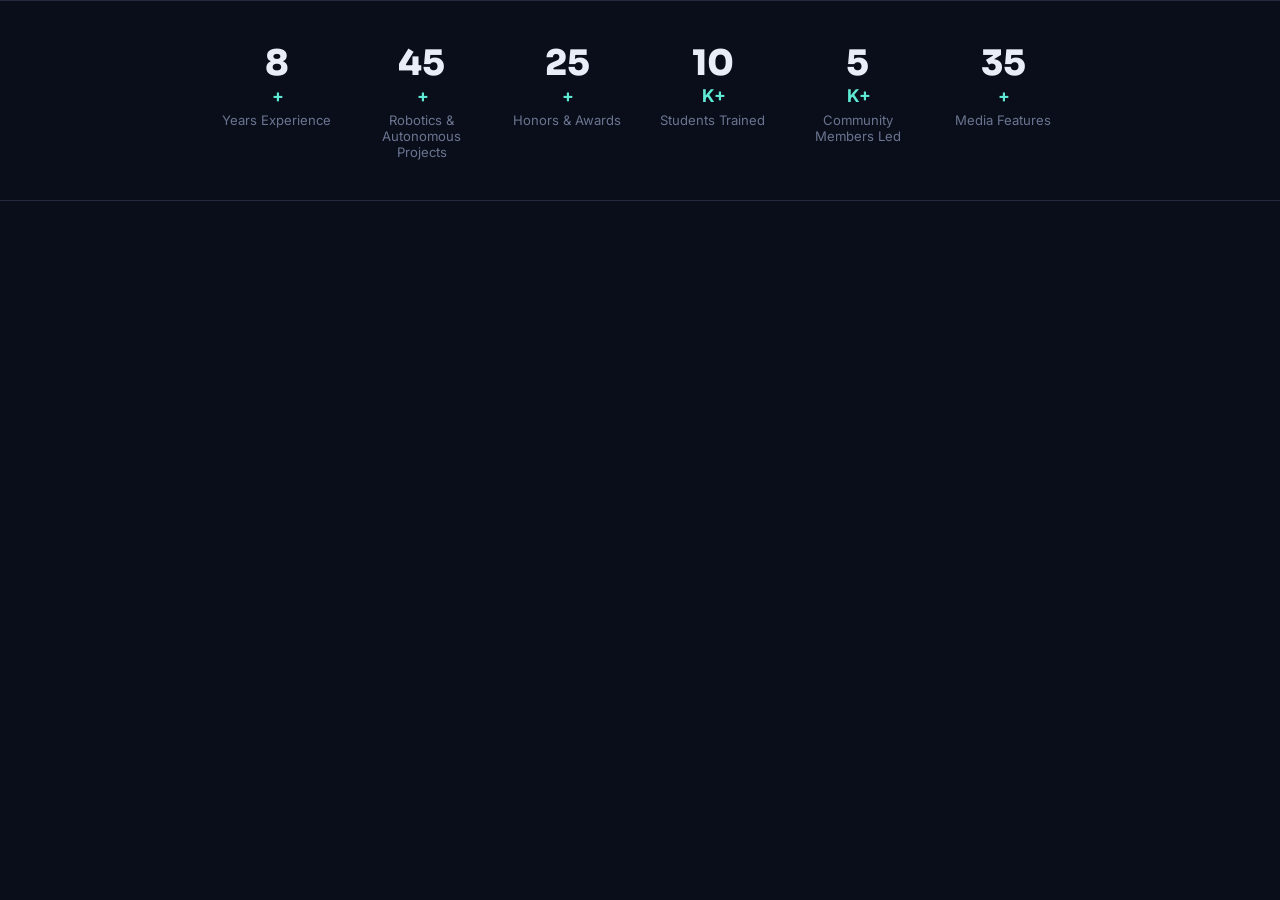
<file: sections/02-stats.html>
<!DOCTYPE html>
<html lang="en">
<head>
<meta charset="UTF-8" />
<meta name="viewport" content="width=device-width, initial-scale=1.0" />
<link rel="preconnect" href="https://fonts.googleapis.com">
<link rel="preconnect" href="https://fonts.gstatic.com" crossorigin>
<link href="https://fonts.googleapis.com/css2?family=Sora:wght@400;500;600;700;800&family=Inter:wght@400;500;600;700&display=swap" rel="stylesheet">
<style>
:root {
  --bg: #0a0e1a; --text: #e9edf7; --text-faint: #6b7590; --accent: #5eead4; --border: #232a3d;
}
* { box-sizing: border-box; }
body { margin: 0; background: var(--bg); color: var(--text); font-family: 'Inter', sans-serif; }
.container { max-width: 900px; margin: 0 auto; padding: 0 24px; }
.reveal { opacity: 0; transform: translateY(24px); transition: opacity 0.7s ease, transform 0.7s ease; }
.reveal.is-visible { opacity: 1; transform: translateY(0); }
.stats-strip { border-top: 1px solid var(--border); border-bottom: 1px solid var(--border); padding: 40px 0; }
.stats-grid { display: grid; grid-template-columns: repeat(6, 1fr); gap: 20px; text-align: center; }
.stat { display: flex; flex-direction: column; align-items: center; }
.stat-num { font-family: 'Sora', sans-serif; font-size: 2.2rem; font-weight: 800; color: var(--text); }
.stat-suffix { font-size: 1.1rem; font-weight: 700; color: var(--accent); margin-left: 2px; }
.stat p { margin: 6px 0 0; font-size: 0.82rem; color: var(--text-faint); }
@media (max-width: 720px) { .stats-grid { grid-template-columns: repeat(2, 1fr); } }
</style>
</head>
<body>
<section class="stats-strip">
  <div class="container stats-grid">
    <div class="stat reveal"><span class="stat-num" data-count="8">0</span><span class="stat-suffix">+</span><p>Years Experience</p></div>
    <div class="stat reveal"><span class="stat-num" data-count="45">0</span><span class="stat-suffix">+</span><p>Robotics &amp; Autonomous Projects</p></div>
    <div class="stat reveal"><span class="stat-num" data-count="25">0</span><span class="stat-suffix">+</span><p>Honors &amp; Awards</p></div>
    <div class="stat reveal"><span class="stat-num" data-count="10">0</span><span class="stat-suffix">K+</span><p>Students Trained</p></div>
    <div class="stat reveal"><span class="stat-num" data-count="5">0</span><span class="stat-suffix">K+</span><p>Community Members Led</p></div>
    <div class="stat reveal"><span class="stat-num" data-count="35">0</span><span class="stat-suffix">+</span><p>Media Features</p></div>
  </div>
</section>
<script>
const revealEls = document.querySelectorAll('.reveal');
const revealObserver = new IntersectionObserver((entries) => {
  entries.forEach(entry => {
    if (entry.isIntersecting) { entry.target.classList.add('is-visible'); revealObserver.unobserve(entry.target); }
  });
}, { threshold: 0.15 });
revealEls.forEach(el => revealObserver.observe(el));

const statNums = document.querySelectorAll('.stat-num');
const statObserver = new IntersectionObserver((entries) => {
  entries.forEach(entry => {
    if (entry.isIntersecting) { animateCount(entry.target); statObserver.unobserve(entry.target); }
  });
}, { threshold: 0.4 });
statNums.forEach(el => statObserver.observe(el));

function animateCount(el) {
  const target = parseInt(el.getAttribute('data-count'), 10);
  const duration = 1200;
  const start = performance.now();
  function step(now) {
    const progress = Math.min((now - start) / duration, 1);
    const eased = 1 - Math.pow(1 - progress, 3);
    el.textContent = Math.round(eased * target);
    if (progress < 1) requestAnimationFrame(step);
  }
  requestAnimationFrame(step);
}
</script>
</body>
</html>
</file>
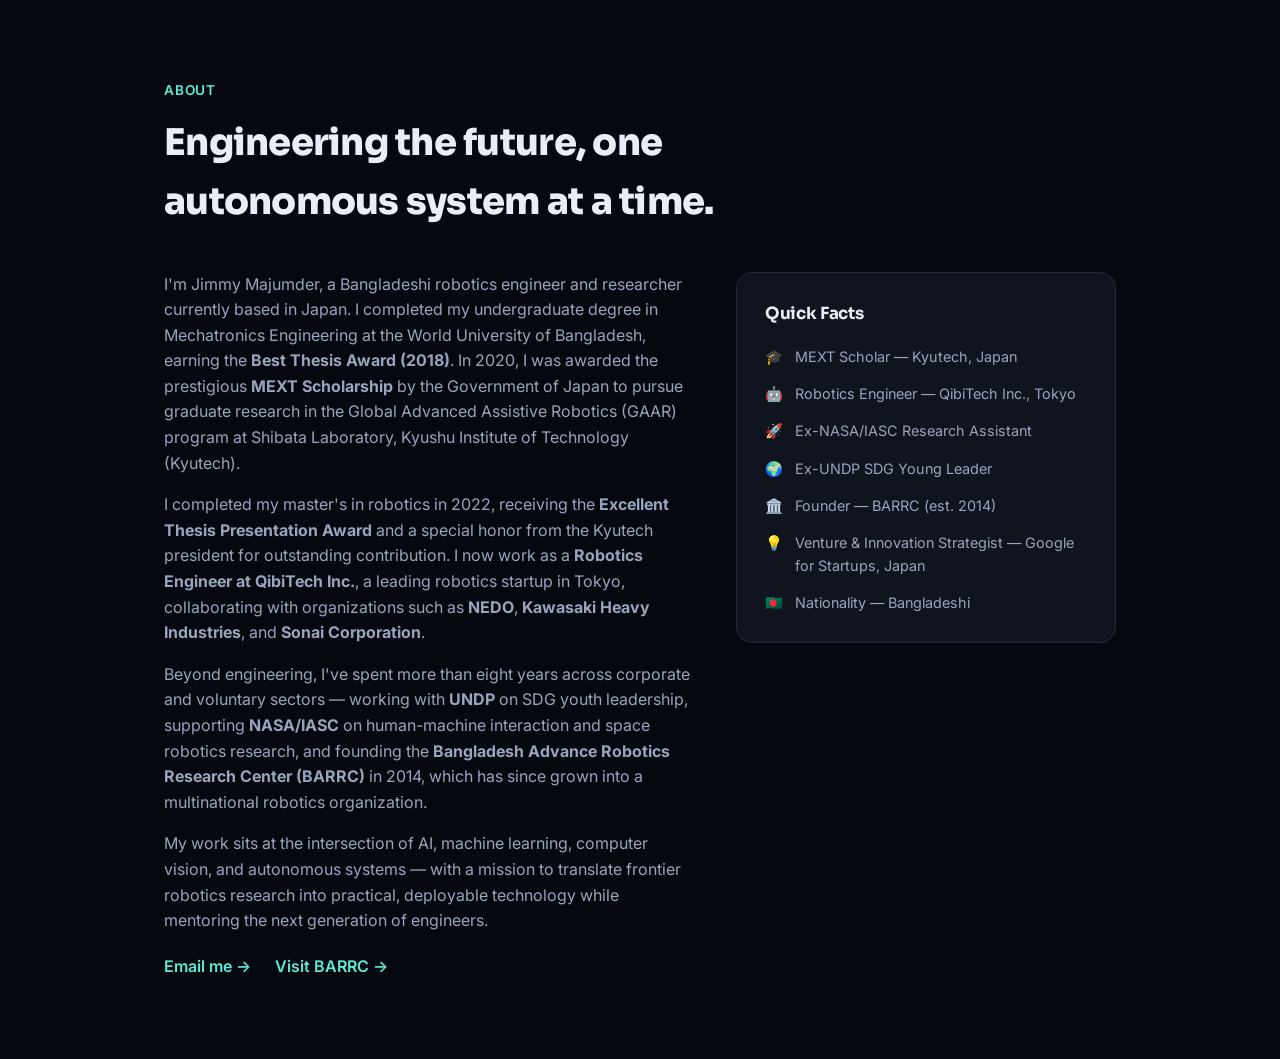
<file: sections/03-about.html>
<!DOCTYPE html>
<html lang="en">
<head>
<meta charset="UTF-8" />
<meta name="viewport" content="width=device-width, initial-scale=1.0" />
<link rel="preconnect" href="https://fonts.googleapis.com">
<link rel="preconnect" href="https://fonts.gstatic.com" crossorigin>
<link href="https://fonts.googleapis.com/css2?family=Sora:wght@400;500;600;700;800&family=Inter:wght@400;500;600;700&display=swap" rel="stylesheet">
<style>
:root {
  --bg: #06080f; --surface: #10141f; --border: #232a3d; --text: #e9edf7; --text-dim: #9aa4bd; --accent: #5eead4;
}
* { box-sizing: border-box; }
body { margin: 0; background: var(--bg); color: var(--text); font-family: 'Inter', sans-serif; line-height: 1.6; }
h2, h3 { font-family: 'Sora', sans-serif; letter-spacing: -0.02em; margin: 0; }
p { margin: 0 0 1rem; color: var(--text-dim); }
a { color: inherit; text-decoration: none; }
.container { max-width: 1000px; margin: 0 auto; padding: 0 24px; }
.reveal { opacity: 0; transform: translateY(24px); transition: opacity 0.7s ease, transform 0.7s ease; }
.reveal.is-visible { opacity: 1; transform: translateY(0); }
.link-arrow { color: var(--accent); font-weight: 600; }
.link-arrow:hover { opacity: 0.8; }
.section { padding: 80px 0; }
.section-tag { font-size: 0.85rem; font-weight: 600; letter-spacing: 0.06em; text-transform: uppercase; color: var(--accent); margin-bottom: 12px; }
.section-title { font-size: clamp(1.7rem, 3.4vw, 2.3rem); font-weight: 800; max-width: 700px; margin-bottom: 40px; }
.about-grid { display: grid; grid-template-columns: 1.4fr 1fr; gap: 40px; align-items: start; }
.about-text p { font-size: 1rem; }
.about-actions { display: flex; gap: 24px; margin-top: 20px; flex-wrap: wrap; }
.about-card { background: var(--surface); border: 1px solid var(--border); border-radius: 16px; padding: 28px; }
.about-card h3 { font-size: 1.05rem; margin-bottom: 18px; }
.fact-list { list-style: none; margin: 0; padding: 0; display: flex; flex-direction: column; gap: 14px; }
.fact-list li { display: flex; align-items: flex-start; gap: 12px; font-size: 0.9rem; color: var(--text-dim); }
@media (max-width: 780px) { .about-grid { grid-template-columns: 1fr; } }
</style>
</head>
<body>
<section class="section">
  <div class="container">
    <p class="section-tag reveal">About</p>
    <h2 class="section-title reveal">Engineering the future, one autonomous system at a time.</h2>
    <div class="about-grid">
      <div class="about-text reveal">
        <p>
          I'm Jimmy Majumder, a Bangladeshi robotics engineer and researcher currently based in Japan.
          I completed my undergraduate degree in Mechatronics Engineering at the World University of
          Bangladesh, earning the <strong>Best Thesis Award (2018)</strong>. In 2020, I was awarded the
          prestigious <strong>MEXT Scholarship</strong> by the Government of Japan to pursue graduate
          research in the Global Advanced Assistive Robotics (GAAR) program at Shibata Laboratory,
          Kyushu Institute of Technology (Kyutech).
        </p>
        <p>
          I completed my master's in robotics in 2022, receiving the <strong>Excellent Thesis
          Presentation Award</strong> and a special honor from the Kyutech president for outstanding
          contribution. I now work as a <strong>Robotics Engineer at QibiTech Inc.</strong>, a leading
          robotics startup in Tokyo, collaborating with organizations such as <strong>NEDO</strong>,
          <strong>Kawasaki Heavy Industries</strong>, and <strong>Sonai Corporation</strong>.
        </p>
        <p>
          Beyond engineering, I've spent more than eight years across corporate and voluntary sectors —
          working with <strong>UNDP</strong> on SDG youth leadership, supporting <strong>NASA/IASC</strong>
          on human-machine interaction and space robotics research, and founding the
          <strong>Bangladesh Advance Robotics Research Center (BARRC)</strong> in 2014, which has since
          grown into a multinational robotics organization.
        </p>
        <p>
          My work sits at the intersection of AI, machine learning, computer vision, and autonomous
          systems — with a mission to translate frontier robotics research into practical, deployable
          technology while mentoring the next generation of engineers.
        </p>
        <div class="about-actions">
          <a href="mailto:eng.jimmy.majumder@gmail.com" class="link-arrow">Email me →</a>
          <a href="https://barrc-bd.com/" target="_blank" rel="noopener" class="link-arrow">Visit BARRC →</a>
        </div>
      </div>
      <div class="about-card reveal">
        <h3>Quick Facts</h3>
        <ul class="fact-list">
          <li><span>🎓</span> MEXT Scholar — Kyutech, Japan</li>
          <li><span>🤖</span> Robotics Engineer — QibiTech Inc., Tokyo</li>
          <li><span>🚀</span> Ex-NASA/IASC Research Assistant</li>
          <li><span>🌍</span> Ex-UNDP SDG Young Leader</li>
          <li><span>🏛️</span> Founder — BARRC (est. 2014)</li>
          <li><span>💡</span> Venture &amp; Innovation Strategist — Google for Startups, Japan</li>
          <li><span>🇧🇩</span> Nationality — Bangladeshi</li>
        </ul>
      </div>
    </div>
  </div>
</section>
<script>
const revealEls = document.querySelectorAll('.reveal');
const revealObserver = new IntersectionObserver((entries) => {
  entries.forEach(entry => {
    if (entry.isIntersecting) { entry.target.classList.add('is-visible'); revealObserver.unobserve(entry.target); }
  });
}, { threshold: 0.15 });
revealEls.forEach(el => revealObserver.observe(el));
</script>
</body>
</html>
</file>
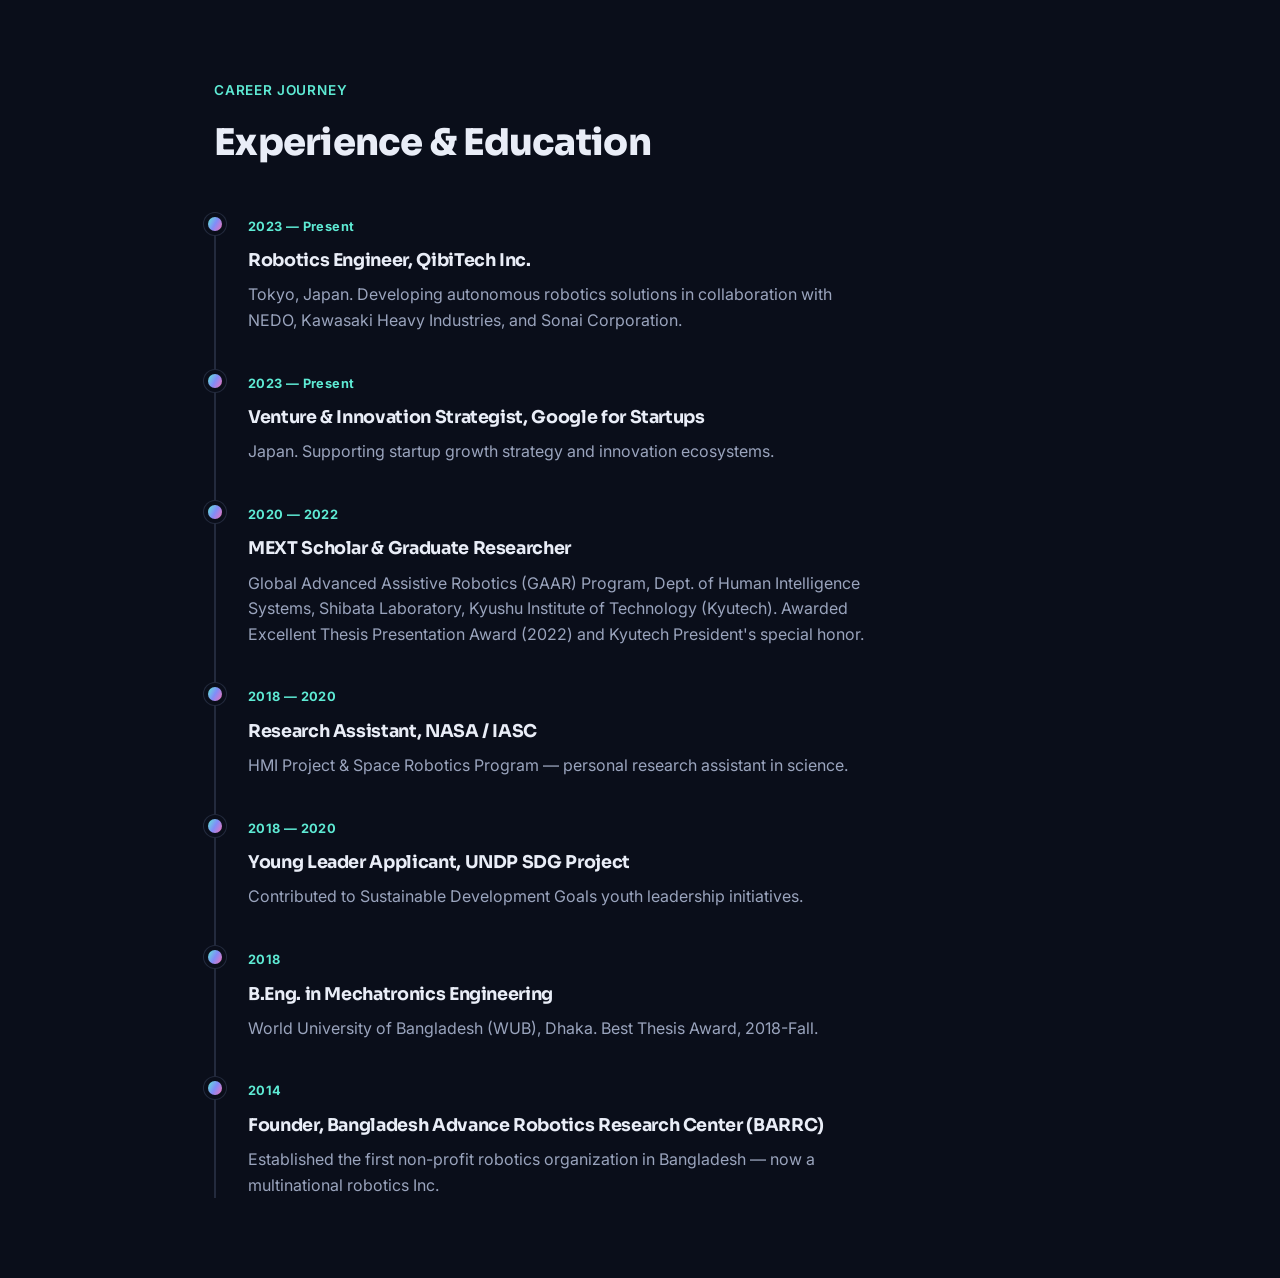
<file: sections/04-experience.html>
<!DOCTYPE html>
<html lang="en">
<head>
<meta charset="UTF-8" />
<meta name="viewport" content="width=device-width, initial-scale=1.0" />
<link rel="preconnect" href="https://fonts.googleapis.com">
<link rel="preconnect" href="https://fonts.gstatic.com" crossorigin>
<link href="https://fonts.googleapis.com/css2?family=Sora:wght@400;500;600;700;800&family=Inter:wght@400;500;600;700&display=swap" rel="stylesheet">
<style>
:root {
  --bg-alt: #0a0e1a; --border: #232a3d; --text: #e9edf7; --text-dim: #9aa4bd; --accent: #5eead4;
  --gradient: linear-gradient(120deg, #5eead4 0%, #818cf8 50%, #f472b6 100%);
}
* { box-sizing: border-box; }
body { margin: 0; background: var(--bg-alt); color: var(--text); font-family: 'Inter', sans-serif; line-height: 1.6; }
h2, h3 { font-family: 'Sora', sans-serif; letter-spacing: -0.02em; margin: 0; }
p { margin: 0; color: var(--text-dim); }
.container { max-width: 900px; margin: 0 auto; padding: 0 24px; }
.reveal { opacity: 0; transform: translateY(24px); transition: opacity 0.7s ease, transform 0.7s ease; }
.reveal.is-visible { opacity: 1; transform: translateY(0); }
.section { padding: 80px 0; }
.section-tag { font-size: 0.85rem; font-weight: 600; letter-spacing: 0.06em; text-transform: uppercase; color: var(--accent); margin-bottom: 12px; }
.section-title { font-size: clamp(1.7rem, 3.4vw, 2.3rem); font-weight: 800; max-width: 700px; margin-bottom: 40px; }
.timeline { position: relative; padding-left: 32px; border-left: 2px solid var(--border); display: flex; flex-direction: column; gap: 36px; }
.timeline-item { position: relative; }
.timeline-dot { position: absolute; left: -40px; top: 4px; width: 14px; height: 14px; border-radius: 50%; background: var(--gradient); box-shadow: 0 0 0 4px var(--bg-alt), 0 0 0 5px var(--border); }
.timeline-date { font-size: 0.8rem; font-weight: 700; color: var(--accent); letter-spacing: 0.03em; }
.timeline-content h3 { font-size: 1.1rem; margin: 8px 0 8px; }
.timeline-content p { margin: 0; max-width: 620px; }
</style>
</head>
<body>
<section class="section">
  <div class="container">
    <p class="section-tag reveal">Career Journey</p>
    <h2 class="section-title reveal">Experience &amp; Education</h2>
    <div class="timeline">
      <div class="timeline-item reveal">
        <div class="timeline-dot"></div>
        <div class="timeline-content">
          <span class="timeline-date">2023 — Present</span>
          <h3>Robotics Engineer, QibiTech Inc.</h3>
          <p>Tokyo, Japan. Developing autonomous robotics solutions in collaboration with NEDO, Kawasaki Heavy Industries, and Sonai Corporation.</p>
        </div>
      </div>
      <div class="timeline-item reveal">
        <div class="timeline-dot"></div>
        <div class="timeline-content">
          <span class="timeline-date">2023 — Present</span>
          <h3>Venture &amp; Innovation Strategist, Google for Startups</h3>
          <p>Japan. Supporting startup growth strategy and innovation ecosystems.</p>
        </div>
      </div>
      <div class="timeline-item reveal">
        <div class="timeline-dot"></div>
        <div class="timeline-content">
          <span class="timeline-date">2020 — 2022</span>
          <h3>MEXT Scholar &amp; Graduate Researcher</h3>
          <p>Global Advanced Assistive Robotics (GAAR) Program, Dept. of Human Intelligence Systems, Shibata Laboratory, Kyushu Institute of Technology (Kyutech). Awarded Excellent Thesis Presentation Award (2022) and Kyutech President's special honor.</p>
        </div>
      </div>
      <div class="timeline-item reveal">
        <div class="timeline-dot"></div>
        <div class="timeline-content">
          <span class="timeline-date">2018 — 2020</span>
          <h3>Research Assistant, NASA / IASC</h3>
          <p>HMI Project &amp; Space Robotics Program — personal research assistant in science.</p>
        </div>
      </div>
      <div class="timeline-item reveal">
        <div class="timeline-dot"></div>
        <div class="timeline-content">
          <span class="timeline-date">2018 — 2020</span>
          <h3>Young Leader Applicant, UNDP SDG Project</h3>
          <p>Contributed to Sustainable Development Goals youth leadership initiatives.</p>
        </div>
      </div>
      <div class="timeline-item reveal">
        <div class="timeline-dot"></div>
        <div class="timeline-content">
          <span class="timeline-date">2018</span>
          <h3>B.Eng. in Mechatronics Engineering</h3>
          <p>World University of Bangladesh (WUB), Dhaka. Best Thesis Award, 2018-Fall.</p>
        </div>
      </div>
      <div class="timeline-item reveal">
        <div class="timeline-dot"></div>
        <div class="timeline-content">
          <span class="timeline-date">2014</span>
          <h3>Founder, Bangladesh Advance Robotics Research Center (BARRC)</h3>
          <p>Established the first non-profit robotics organization in Bangladesh — now a multinational robotics Inc.</p>
        </div>
      </div>
    </div>
  </div>
</section>
<script>
const revealEls = document.querySelectorAll('.reveal');
const revealObserver = new IntersectionObserver((entries) => {
  entries.forEach(entry => {
    if (entry.isIntersecting) { entry.target.classList.add('is-visible'); revealObserver.unobserve(entry.target); }
  });
}, { threshold: 0.15 });
revealEls.forEach(el => revealObserver.observe(el));
</script>
</body>
</html>
</file>
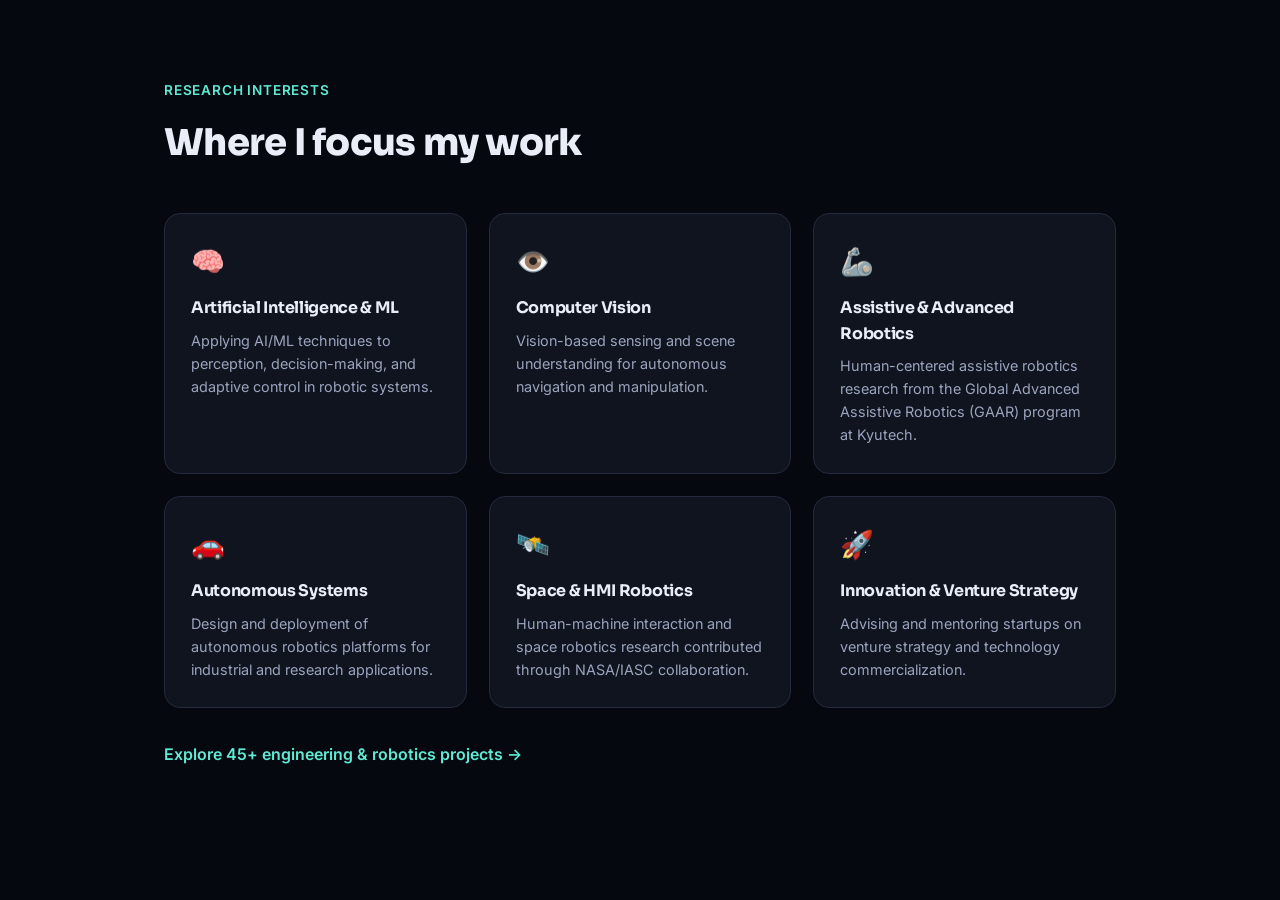
<file: sections/05-research.html>
<!DOCTYPE html>
<html lang="en">
<head>
<meta charset="UTF-8" />
<meta name="viewport" content="width=device-width, initial-scale=1.0" />
<link rel="preconnect" href="https://fonts.googleapis.com">
<link rel="preconnect" href="https://fonts.gstatic.com" crossorigin>
<link href="https://fonts.googleapis.com/css2?family=Sora:wght@400;500;600;700;800&family=Inter:wght@400;500;600;700&display=swap" rel="stylesheet">
<style>
:root {
  --bg: #06080f; --surface: #10141f; --border: #232a3d; --text: #e9edf7; --text-dim: #9aa4bd; --accent: #5eead4;
}
* { box-sizing: border-box; }
body { margin: 0; background: var(--bg); color: var(--text); font-family: 'Inter', sans-serif; line-height: 1.6; }
h2, h3 { font-family: 'Sora', sans-serif; letter-spacing: -0.02em; margin: 0; }
p { margin: 0; color: var(--text-dim); }
a { color: inherit; text-decoration: none; }
.container { max-width: 1000px; margin: 0 auto; padding: 0 24px; }
.reveal { opacity: 0; transform: translateY(24px); transition: opacity 0.7s ease, transform 0.7s ease; }
.reveal.is-visible { opacity: 1; transform: translateY(0); }
.link-arrow { color: var(--accent); font-weight: 600; }
.link-arrow:hover { opacity: 0.8; }
.section { padding: 80px 0; }
.section-tag { font-size: 0.85rem; font-weight: 600; letter-spacing: 0.06em; text-transform: uppercase; color: var(--accent); margin-bottom: 12px; }
.section-title { font-size: clamp(1.7rem, 3.4vw, 2.3rem); font-weight: 800; max-width: 700px; margin-bottom: 40px; }
.cards-grid { display: grid; grid-template-columns: repeat(3, 1fr); gap: 22px; }
.feature-card { background: var(--surface); border: 1px solid var(--border); border-radius: 16px; padding: 26px; transition: transform 0.25s ease, border-color 0.25s ease; }
.feature-card:hover { transform: translateY(-4px); border-color: var(--accent); }
.feature-icon { font-size: 1.7rem; margin-bottom: 12px; }
.feature-card h3 { font-size: 1rem; margin-bottom: 8px; }
.feature-card p { font-size: 0.9rem; margin: 0; }
.research-cta { margin-top: 34px; }
@media (max-width: 900px) { .cards-grid { grid-template-columns: repeat(2, 1fr); } }
@media (max-width: 560px) { .cards-grid { grid-template-columns: 1fr; } }
</style>
</head>
<body>
<section class="section">
  <div class="container">
    <p class="section-tag reveal">Research Interests</p>
    <h2 class="section-title reveal">Where I focus my work</h2>
    <div class="cards-grid">
      <div class="feature-card reveal">
        <div class="feature-icon">🧠</div>
        <h3>Artificial Intelligence &amp; ML</h3>
        <p>Applying AI/ML techniques to perception, decision-making, and adaptive control in robotic systems.</p>
      </div>
      <div class="feature-card reveal">
        <div class="feature-icon">👁️</div>
        <h3>Computer Vision</h3>
        <p>Vision-based sensing and scene understanding for autonomous navigation and manipulation.</p>
      </div>
      <div class="feature-card reveal">
        <div class="feature-icon">🦾</div>
        <h3>Assistive &amp; Advanced Robotics</h3>
        <p>Human-centered assistive robotics research from the Global Advanced Assistive Robotics (GAAR) program at Kyutech.</p>
      </div>
      <div class="feature-card reveal">
        <div class="feature-icon">🚗</div>
        <h3>Autonomous Systems</h3>
        <p>Design and deployment of autonomous robotics platforms for industrial and research applications.</p>
      </div>
      <div class="feature-card reveal">
        <div class="feature-icon">🛰️</div>
        <h3>Space &amp; HMI Robotics</h3>
        <p>Human-machine interaction and space robotics research contributed through NASA/IASC collaboration.</p>
      </div>
      <div class="feature-card reveal">
        <div class="feature-icon">🚀</div>
        <h3>Innovation &amp; Venture Strategy</h3>
        <p>Advising and mentoring startups on venture strategy and technology commercialization.</p>
      </div>
    </div>
    <div class="research-cta reveal">
      <a href="https://www.slideshare.net/jimmymajumder1/engineering-project-profile" target="_blank" rel="noopener" class="link-arrow">Explore 45+ engineering &amp; robotics projects →</a>
    </div>
  </div>
</section>
<script>
const revealEls = document.querySelectorAll('.reveal');
const revealObserver = new IntersectionObserver((entries) => {
  entries.forEach(entry => {
    if (entry.isIntersecting) { entry.target.classList.add('is-visible'); revealObserver.unobserve(entry.target); }
  });
}, { threshold: 0.15 });
revealEls.forEach(el => revealObserver.observe(el));
</script>
</body>
</html>
</file>
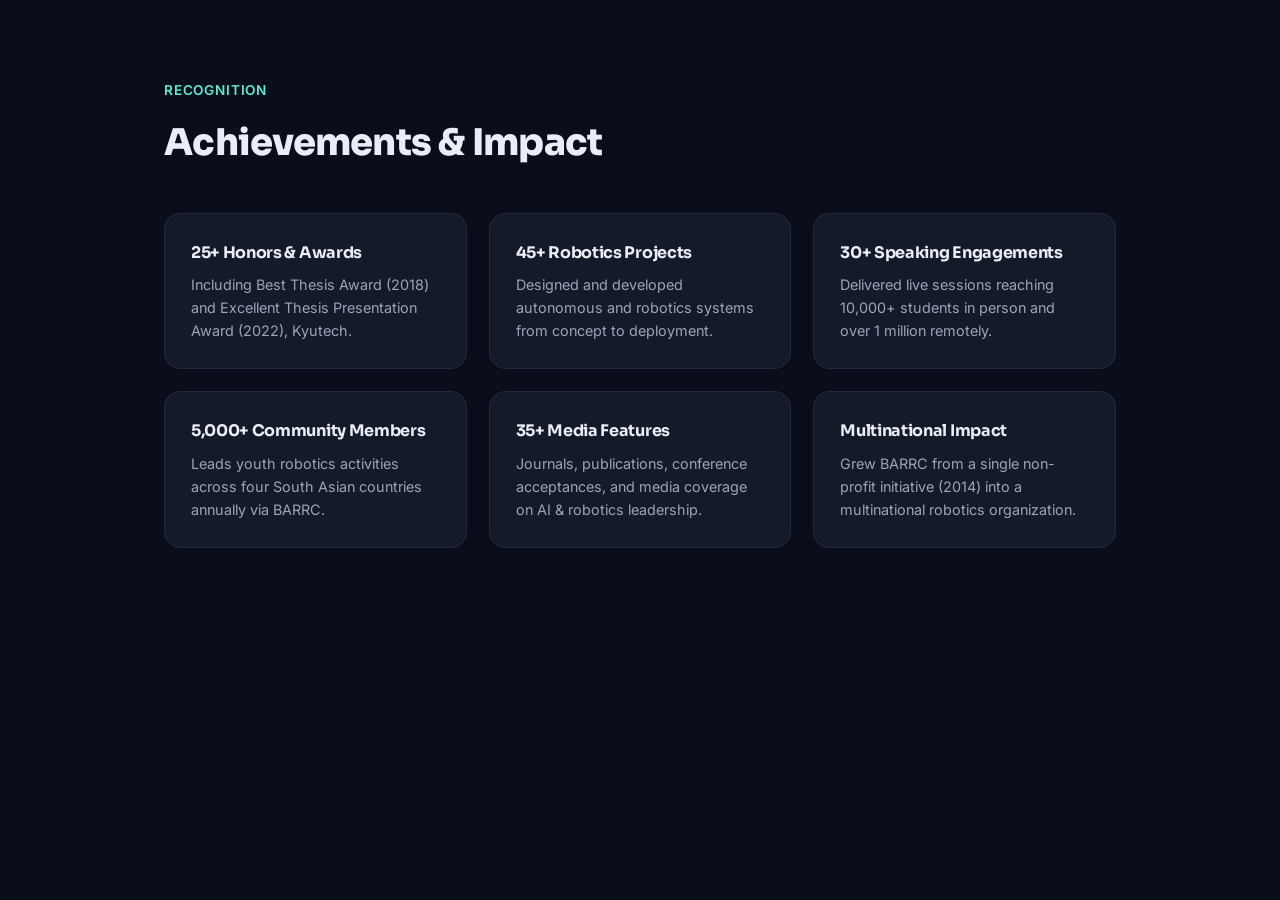
<file: sections/06-achievements.html>
<!DOCTYPE html>
<html lang="en">
<head>
<meta charset="UTF-8" />
<meta name="viewport" content="width=device-width, initial-scale=1.0" />
<link rel="preconnect" href="https://fonts.googleapis.com">
<link rel="preconnect" href="https://fonts.gstatic.com" crossorigin>
<link href="https://fonts.googleapis.com/css2?family=Sora:wght@400;500;600;700;800&family=Inter:wght@400;500;600;700&display=swap" rel="stylesheet">
<style>
:root {
  --bg-alt: #0a0e1a; --surface: #151a28; --border: #232a3d; --text: #e9edf7; --text-dim: #9aa4bd; --accent: #5eead4;
}
* { box-sizing: border-box; }
body { margin: 0; background: var(--bg-alt); color: var(--text); font-family: 'Inter', sans-serif; line-height: 1.6; }
h2, h3 { font-family: 'Sora', sans-serif; letter-spacing: -0.02em; margin: 0; }
p { margin: 0; color: var(--text-dim); }
.container { max-width: 1000px; margin: 0 auto; padding: 0 24px; }
.reveal { opacity: 0; transform: translateY(24px); transition: opacity 0.7s ease, transform 0.7s ease; }
.reveal.is-visible { opacity: 1; transform: translateY(0); }
.section { padding: 80px 0; }
.section-tag { font-size: 0.85rem; font-weight: 600; letter-spacing: 0.06em; text-transform: uppercase; color: var(--accent); margin-bottom: 12px; }
.section-title { font-size: clamp(1.7rem, 3.4vw, 2.3rem); font-weight: 800; max-width: 700px; margin-bottom: 40px; }
.cards-grid { display: grid; grid-template-columns: repeat(3, 1fr); gap: 22px; }
.feature-card { background: var(--surface); border: 1px solid var(--border); border-radius: 16px; padding: 26px; transition: transform 0.25s ease, border-color 0.25s ease; }
.feature-card:hover { transform: translateY(-4px); border-color: var(--accent); }
.feature-card h3 { font-size: 1rem; margin-bottom: 8px; }
.feature-card p { font-size: 0.9rem; margin: 0; }
@media (max-width: 900px) { .cards-grid { grid-template-columns: repeat(2, 1fr); } }
@media (max-width: 560px) { .cards-grid { grid-template-columns: 1fr; } }
</style>
</head>
<body>
<section class="section">
  <div class="container">
    <p class="section-tag reveal">Recognition</p>
    <h2 class="section-title reveal">Achievements &amp; Impact</h2>
    <div class="cards-grid">
      <div class="feature-card reveal">
        <h3>25+ Honors &amp; Awards</h3>
        <p>Including Best Thesis Award (2018) and Excellent Thesis Presentation Award (2022), Kyutech.</p>
      </div>
      <div class="feature-card reveal">
        <h3>45+ Robotics Projects</h3>
        <p>Designed and developed autonomous and robotics systems from concept to deployment.</p>
      </div>
      <div class="feature-card reveal">
        <h3>30+ Speaking Engagements</h3>
        <p>Delivered live sessions reaching 10,000+ students in person and over 1 million remotely.</p>
      </div>
      <div class="feature-card reveal">
        <h3>5,000+ Community Members</h3>
        <p>Leads youth robotics activities across four South Asian countries annually via BARRC.</p>
      </div>
      <div class="feature-card reveal">
        <h3>35+ Media Features</h3>
        <p>Journals, publications, conference acceptances, and media coverage on AI &amp; robotics leadership.</p>
      </div>
      <div class="feature-card reveal">
        <h3>Multinational Impact</h3>
        <p>Grew BARRC from a single non-profit initiative (2014) into a multinational robotics organization.</p>
      </div>
    </div>
  </div>
</section>
<script>
const revealEls = document.querySelectorAll('.reveal');
const revealObserver = new IntersectionObserver((entries) => {
  entries.forEach(entry => {
    if (entry.isIntersecting) { entry.target.classList.add('is-visible'); revealObserver.unobserve(entry.target); }
  });
}, { threshold: 0.15 });
revealEls.forEach(el => revealObserver.observe(el));
</script>
</body>
</html>
</file>
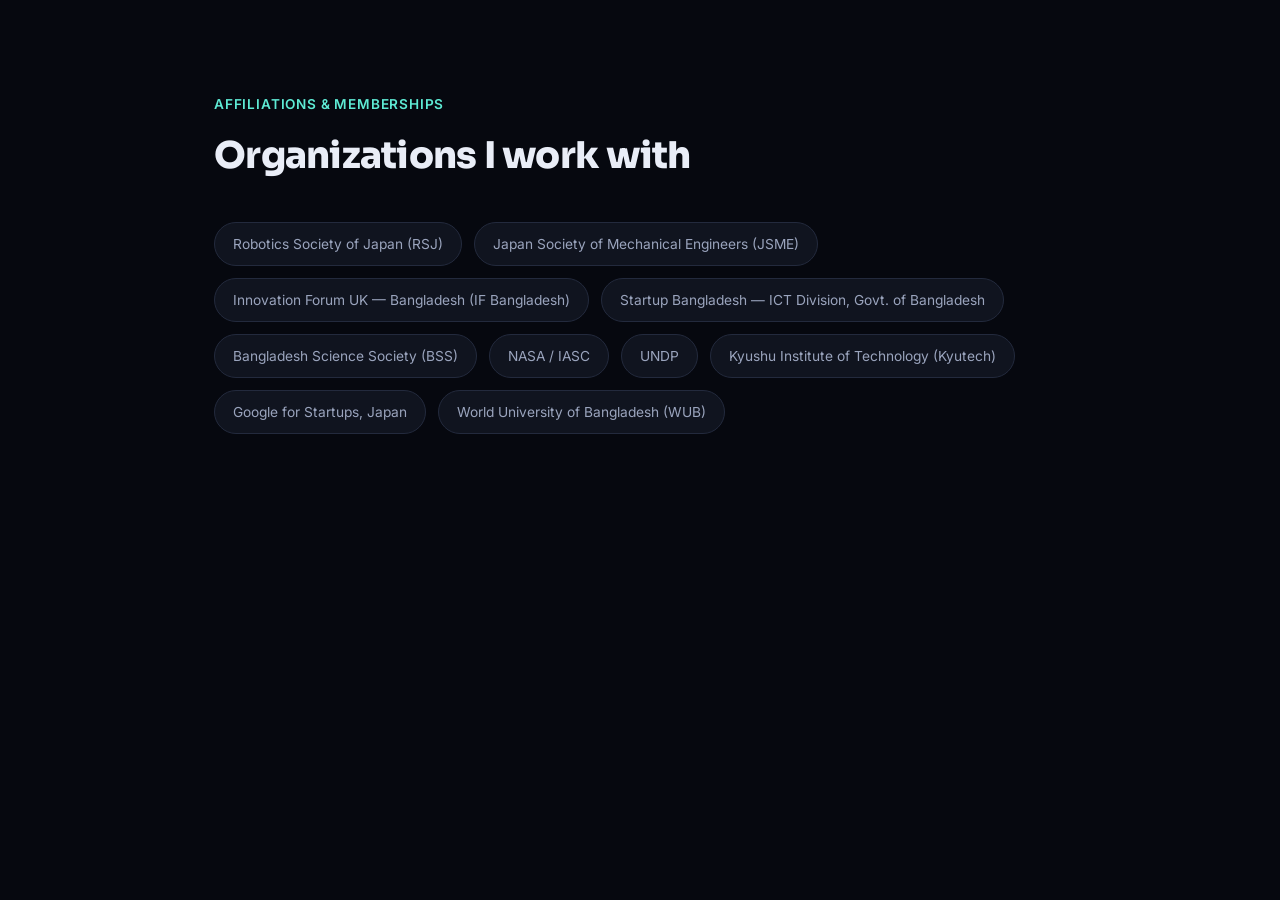
<file: sections/07-affiliations.html>
<!DOCTYPE html>
<html lang="en">
<head>
<meta charset="UTF-8" />
<meta name="viewport" content="width=device-width, initial-scale=1.0" />
<link rel="preconnect" href="https://fonts.googleapis.com">
<link rel="preconnect" href="https://fonts.gstatic.com" crossorigin>
<link href="https://fonts.googleapis.com/css2?family=Sora:wght@400;500;600;700;800&family=Inter:wght@400;500;600;700&display=swap" rel="stylesheet">
<style>
:root {
  --bg: #06080f; --surface: #10141f; --border: #232a3d; --text: #e9edf7; --text-dim: #9aa4bd; --accent: #5eead4;
}
* { box-sizing: border-box; }
body { margin: 0; background: var(--bg); color: var(--text); font-family: 'Inter', sans-serif; line-height: 1.6; }
h2 { font-family: 'Sora', sans-serif; letter-spacing: -0.02em; margin: 0; }
.container { max-width: 900px; margin: 0 auto; padding: 0 24px; }
.reveal { opacity: 0; transform: translateY(24px); transition: opacity 0.7s ease, transform 0.7s ease; }
.reveal.is-visible { opacity: 1; transform: translateY(0); }
.section { padding: 80px 0; }
.section-tag { font-size: 0.85rem; font-weight: 600; letter-spacing: 0.06em; text-transform: uppercase; color: var(--accent); margin-bottom: 12px; }
.section-title { font-size: clamp(1.7rem, 3.4vw, 2.3rem); font-weight: 800; max-width: 700px; margin-bottom: 36px; }
.chip-grid { display: flex; flex-wrap: wrap; gap: 12px; }
.chip { padding: 10px 18px; border-radius: 999px; background: var(--surface); border: 1px solid var(--border); font-size: 0.86rem; color: var(--text-dim); transition: border-color 0.2s ease, color 0.2s ease; }
.chip:hover { border-color: var(--accent); color: var(--text); }
</style>
</head>
<body>
<section class="section">
  <div class="container">
    <p class="section-tag reveal">Affiliations &amp; Memberships</p>
    <h2 class="section-title reveal">Organizations I work with</h2>
    <div class="chip-grid reveal">
      <span class="chip">Robotics Society of Japan (RSJ)</span>
      <span class="chip">Japan Society of Mechanical Engineers (JSME)</span>
      <span class="chip">Innovation Forum UK — Bangladesh (IF Bangladesh)</span>
      <span class="chip">Startup Bangladesh — ICT Division, Govt. of Bangladesh</span>
      <span class="chip">Bangladesh Science Society (BSS)</span>
      <span class="chip">NASA / IASC</span>
      <span class="chip">UNDP</span>
      <span class="chip">Kyushu Institute of Technology (Kyutech)</span>
      <span class="chip">Google for Startups, Japan</span>
      <span class="chip">World University of Bangladesh (WUB)</span>
    </div>
  </div>
</section>
<script>
const revealEls = document.querySelectorAll('.reveal');
const revealObserver = new IntersectionObserver((entries) => {
  entries.forEach(entry => {
    if (entry.isIntersecting) { entry.target.classList.add('is-visible'); revealObserver.unobserve(entry.target); }
  });
}, { threshold: 0.15 });
revealEls.forEach(el => revealObserver.observe(el));
</script>
</body>
</html>
</file>
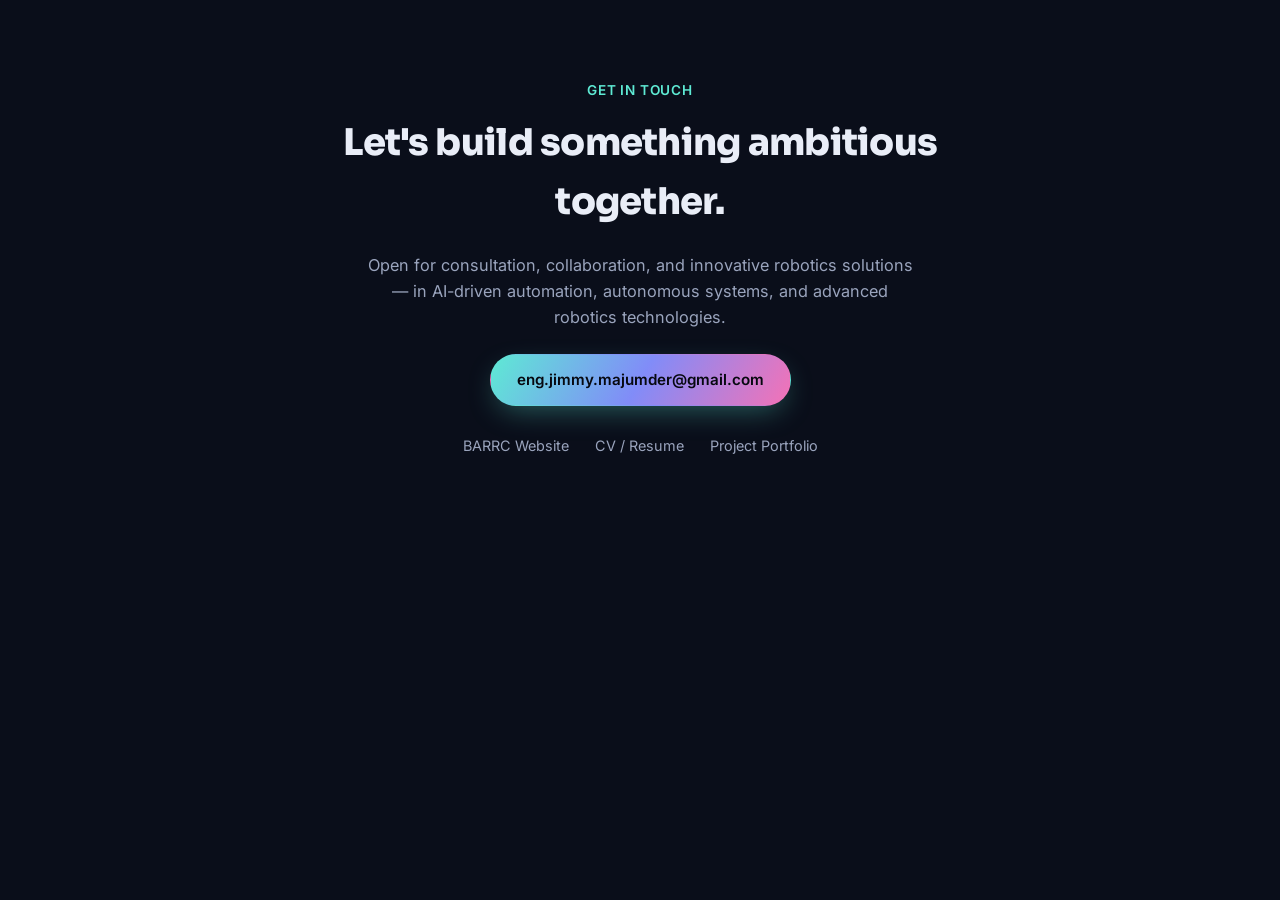
<file: sections/08-contact.html>
<!DOCTYPE html>
<html lang="en">
<head>
<meta charset="UTF-8" />
<meta name="viewport" content="width=device-width, initial-scale=1.0" />
<link rel="preconnect" href="https://fonts.googleapis.com">
<link rel="preconnect" href="https://fonts.gstatic.com" crossorigin>
<link href="https://fonts.googleapis.com/css2?family=Sora:wght@400;500;600;700;800&family=Inter:wght@400;500;600;700&display=swap" rel="stylesheet">
<style>
:root {
  --bg-alt: #0a0e1a; --text: #e9edf7; --text-dim: #9aa4bd; --accent: #5eead4; --border: #232a3d;
  --gradient: linear-gradient(120deg, #5eead4 0%, #818cf8 50%, #f472b6 100%);
}
* { box-sizing: border-box; }
body { margin: 0; background: var(--bg-alt); color: var(--text); font-family: 'Inter', sans-serif; line-height: 1.6; }
h2 { font-family: 'Sora', sans-serif; letter-spacing: -0.02em; margin: 0; }
p { margin: 0 0 1rem; color: var(--text-dim); }
a { color: inherit; text-decoration: none; }
.container { max-width: 700px; margin: 0 auto; padding: 0 24px; text-align: center; display: flex; flex-direction: column; align-items: center; }
.reveal { opacity: 0; transform: translateY(24px); transition: opacity 0.7s ease, transform 0.7s ease; }
.reveal.is-visible { opacity: 1; transform: translateY(0); }
.section { padding: 80px 0; }
.section-tag { font-size: 0.85rem; font-weight: 600; letter-spacing: 0.06em; text-transform: uppercase; color: var(--accent); margin-bottom: 12px; }
.section-title { font-size: clamp(1.7rem, 3.4vw, 2.3rem); font-weight: 800; margin-bottom: 20px; }
.contact-lede { max-width: 560px; font-size: 1.02rem; }
.btn { display: inline-flex; align-items: center; gap: 8px; padding: 13px 26px; border-radius: 999px; font-weight: 600; font-size: 0.95rem; border: 1px solid transparent; cursor: pointer; transition: transform 0.2s ease, box-shadow 0.2s ease; }
.btn:hover { transform: translateY(-2px); }
.btn-primary { background: var(--gradient); color: #06080f; box-shadow: 0 10px 30px -8px rgba(94,234,212,0.4); }
.contact-actions { margin: 8px 0 28px; }
.contact-links { display: flex; flex-wrap: wrap; justify-content: center; gap: 26px; }
.contact-links a { font-size: 0.9rem; color: var(--text-dim); border-bottom: 1px solid transparent; transition: color 0.2s ease, border-color 0.2s ease; }
.contact-links a:hover { color: var(--accent); border-color: var(--accent); }
</style>
</head>
<body>
<section class="section">
  <div class="container">
    <p class="section-tag reveal">Get in Touch</p>
    <h2 class="section-title reveal">Let's build something ambitious together.</h2>
    <p class="reveal contact-lede">
      Open for consultation, collaboration, and innovative robotics solutions — in AI-driven
      automation, autonomous systems, and advanced robotics technologies.
    </p>
    <div class="contact-actions reveal">
      <a href="mailto:eng.jimmy.majumder@gmail.com" class="btn btn-primary">eng.jimmy.majumder@gmail.com</a>
    </div>
    <div class="contact-links reveal">
      <a href="https://barrc-bd.com/" target="_blank" rel="noopener">BARRC Website</a>
      <a href="https://www.slideshare.net/jimmymajumder1/curriculum-vitae-of-jimmy-majumder/jimmymajumder1/curriculum-vitae-of-jimmy-majumder" target="_blank" rel="noopener">CV / Resume</a>
      <a href="https://www.slideshare.net/jimmymajumder1/engineering-project-profile" target="_blank" rel="noopener">Project Portfolio</a>
    </div>
  </div>
</section>
<script>
const revealEls = document.querySelectorAll('.reveal');
const revealObserver = new IntersectionObserver((entries) => {
  entries.forEach(entry => {
    if (entry.isIntersecting) { entry.target.classList.add('is-visible'); revealObserver.unobserve(entry.target); }
  });
}, { threshold: 0.15 });
revealEls.forEach(el => revealObserver.observe(el));
</script>
</body>
</html>
</file>
<file: css/style.css>
/* ---------- Base & Variables ---------- */
:root {
  --bg: #ffffff;
  --bg-alt: #f7f8fa;
  --surface: #ffffff;
  --surface-2: #f0f2f5;
  --border: #e2e5eb;
  --text: #12141c;
  --text-dim: #4b5165;
  --text-faint: #838a9d;
  --accent: #0f766e;
  --accent-2: #4338ca;
  --accent-3: #be185d;
  --gradient: linear-gradient(120deg, #0f766e 0%, #4338ca 50%, #be185d 100%);
  --radius: 16px;
  --max-width: 1120px;
  --shadow: 0 20px 50px -24px rgba(15,23,42,0.15);
}

* { box-sizing: border-box; }

html { scroll-behavior: smooth; }

body {
  margin: 0;
  background: var(--bg);
  color: var(--text);
  font-family: 'Inter', -apple-system, BlinkMacSystemFont, sans-serif;
  line-height: 1.6;
  -webkit-font-smoothing: antialiased;
}

h1, h2, h3, .logo {
  font-family: 'Sora', sans-serif;
  letter-spacing: -0.02em;
  margin: 0;
}

p { margin: 0 0 1rem; color: var(--text-dim); }

a { color: inherit; text-decoration: none; }

img { max-width: 100%; display: block; }

.container {
  max-width: var(--max-width);
  margin: 0 auto;
  padding: 0 24px;
}

.text-gradient {
  background: var(--gradient);
  -webkit-background-clip: text;
  background-clip: text;
  color: transparent;
}

/* ---------- Progress bar ---------- */
.progress-bar {
  position: fixed;
  top: 0; left: 0;
  height: 3px;
  width: 0%;
  background: var(--gradient);
  z-index: 1000;
  transition: width 0.1s ease-out;
}

/* ---------- Header ---------- */
.site-header {
  position: fixed;
  top: 0; left: 0; right: 0;
  z-index: 900;
  padding: 18px 0;
  background: rgba(255,255,255,0.8);
  backdrop-filter: blur(10px);
  border-bottom: 1px solid var(--border);
  transition: background 0.3s ease, border-color 0.3s ease, padding 0.3s ease;
}

.site-header.scrolled {
  background: rgba(255,255,255,0.95);
  backdrop-filter: blur(14px);
  border-bottom: 1px solid var(--border);
  padding: 12px 0;
}

.header-inner {
  display: flex;
  align-items: center;
  justify-content: space-between;
}

.logo {
  font-size: 1.4rem;
  font-weight: 700;
  color: var(--text);
}
.logo-dot { color: var(--accent); }

.nav {
  display: flex;
  align-items: center;
  gap: 32px;
}

.nav a {
  font-size: 0.92rem;
  font-weight: 500;
  color: var(--text-dim);
  transition: color 0.2s ease;
}
.nav a:hover { color: var(--text); }

.nav-cta {
  padding: 8px 18px;
  border-radius: 999px;
  background: var(--surface-2);
  border: 1px solid var(--border);
  color: var(--text) !important;
}
.nav-cta:hover { border-color: var(--accent); }

.nav-toggle {
  display: none;
  flex-direction: column;
  gap: 5px;
  background: none;
  border: none;
  cursor: pointer;
  padding: 8px;
}
.nav-toggle span {
  width: 22px;
  height: 2px;
  background: var(--text);
  border-radius: 2px;
}

/* ---------- Hero ---------- */
.hero {
  position: relative;
  min-height: 100vh;
  display: flex;
  align-items: center;
  overflow: hidden;
  padding-top: 100px;
}

.hero-bg {
  position: absolute;
  inset: 0;
  z-index: 0;
}

.orb {
  position: absolute;
  border-radius: 50%;
  filter: blur(90px);
  opacity: 0.35;
}
.orb-1 {
  width: 480px; height: 480px;
  background: var(--accent-2);
  top: -120px; right: -80px;
}
.orb-2 {
  width: 380px; height: 380px;
  background: var(--accent);
  bottom: -100px; left: -80px;
}

.grid-overlay {
  position: absolute;
  inset: 0;
  background-image:
    linear-gradient(rgba(15,23,42,0.05) 1px, transparent 1px),
    linear-gradient(90deg, rgba(15,23,42,0.05) 1px, transparent 1px);
  background-size: 48px 48px;
  mask-image: radial-gradient(ellipse 60% 60% at 50% 30%, black 40%, transparent 100%);
}

.hero-inner {
  position: relative;
  z-index: 1;
  max-width: 820px;
  margin: 0 auto;
  text-align: center;
  display: flex;
  flex-direction: column;
  align-items: center;
}

.eyebrow {
  display: inline-block;
  font-size: 0.8rem;
  font-weight: 600;
  letter-spacing: 0.03em;
  text-transform: uppercase;
  line-height: 1.7;
  color: var(--accent);
  background: rgba(15,118,110,0.08);
  border: 1px solid rgba(15,118,110,0.18);
  border-radius: 16px;
  padding: 10px 22px;
  margin: 0 auto 20px;
  max-width: 640px;
}

.hero h1 {
  font-size: clamp(2.6rem, 6vw, 4.4rem);
  font-weight: 800;
  line-height: 1.05;
  margin-bottom: 18px;
}

.hero-role {
  font-size: clamp(1.1rem, 2.4vw, 1.5rem);
  font-weight: 600;
  color: var(--text);
  min-height: 2.2em;
  margin-bottom: 20px;
}
.hero-role::after {
  content: '|';
  color: var(--accent);
  animation: blink 1s step-end infinite;
}
@keyframes blink { 50% { opacity: 0; } }

.hero-lede {
  font-size: 1.05rem;
  max-width: 620px;
  margin: 0 auto 34px;
}

.hero-actions {
  display: flex;
  flex-wrap: wrap;
  justify-content: center;
  gap: 14px;
  margin-bottom: 40px;
}

.btn {
  display: inline-flex;
  align-items: center;
  gap: 8px;
  padding: 13px 26px;
  border-radius: 999px;
  font-weight: 600;
  font-size: 0.95rem;
  border: 1px solid transparent;
  cursor: pointer;
  transition: transform 0.2s ease, box-shadow 0.2s ease, background 0.2s ease, border-color 0.2s ease;
}
.btn:hover { transform: translateY(-2px); }

.btn-primary {
  background: var(--gradient);
  color: #ffffff;
  box-shadow: 0 10px 30px -8px rgba(15,118,110,0.4);
}
.btn-primary:hover { box-shadow: 0 14px 36px -8px rgba(15,118,110,0.55); }

.btn-ghost {
  background: rgba(15,23,42,0.03);
  border-color: var(--border);
  color: var(--text);
}
.btn-ghost:hover { border-color: var(--accent); }

.social-link {
  display: inline-flex;
  align-items: center;
  font-family: 'Sora', sans-serif;
  font-size: 0.78rem;
  font-weight: 600;
  letter-spacing: 0.04em;
  text-transform: uppercase;
  color: var(--text-dim);
  padding: 6px 14px;
  border: 1px solid var(--border);
  border-radius: 20px;
  transition: color 0.25s ease, border-color 0.25s ease;
}
.social-link:hover {
  color: var(--accent);
  border-color: var(--accent);
}

.robotics-card {
  width: 100%;
  max-width: 340px;
  margin: 8px auto 32px;
  border-radius: var(--radius);
  overflow: hidden;
  border: 1px solid var(--border);
  box-shadow: var(--shadow);
}
.robotics-card img {
  width: 100%;
  display: block;
}

.scroll-cue {
  position: absolute;
  bottom: 34px;
  left: 50%;
  transform: translateX(-50%);
  width: 26px;
  height: 42px;
  border: 2px solid var(--border);
  border-radius: 20px;
  z-index: 1;
}
.scroll-cue span {
  position: absolute;
  top: 8px;
  left: 50%;
  transform: translateX(-50%);
  width: 4px;
  height: 8px;
  border-radius: 2px;
  background: var(--accent);
  animation: scrollcue 1.6s ease infinite;
}
@keyframes scrollcue {
  0% { opacity: 1; top: 8px; }
  100% { opacity: 0; top: 22px; }
}

/* ---------- Stats ---------- */
.stats-strip {
  border-top: 1px solid var(--border);
  border-bottom: 1px solid var(--border);
  background: var(--bg-alt);
  padding: 48px 0;
}
.stats-grid {
  display: grid;
  grid-template-columns: repeat(auto-fit, minmax(130px, 1fr));
  gap: 20px;
  text-align: center;
}
.stat { display: flex; flex-direction: column; align-items: center; }
.stat-num {
  font-family: 'Sora', sans-serif;
  font-size: 2.4rem;
  font-weight: 800;
  color: var(--text);
}
.stat-suffix {
  font-size: 1.2rem;
  font-weight: 700;
  color: var(--accent);
  margin-left: 2px;
}
.stat p {
  margin: 6px 0 0;
  font-size: 0.85rem;
  color: var(--text-faint);
}

/* ---------- Sections ---------- */
.section { padding: 110px 0; border-top: 1px solid var(--border); }
.section-alt { background: var(--bg-alt); }

.section-tag {
  font-size: 0.85rem;
  font-weight: 600;
  letter-spacing: 0.06em;
  text-transform: uppercase;
  color: var(--accent);
  margin-bottom: 12px;
}

.section-title {
  font-size: clamp(1.8rem, 3.6vw, 2.6rem);
  font-weight: 800;
  max-width: 720px;
  margin-bottom: 48px;
}
.section-title + .section-sub { margin-top: -32px; }
.section-sub {
  font-size: 1rem;
  color: var(--text-dim);
  max-width: 640px;
  margin-bottom: 40px;
}

/* News list */
.news-list {
  list-style: none;
  margin: 0; padding: 0;
  display: flex;
  flex-direction: column;
}
.news-list li {
  display: grid;
  grid-template-columns: 180px 1fr;
  gap: 24px;
  padding: 22px 0;
  border-bottom: 1px solid var(--border);
}
.news-list li:last-child { border-bottom: none; }
.news-date {
  font-size: 0.8rem;
  font-weight: 700;
  color: var(--accent);
  letter-spacing: 0.03em;
}
.news-list li p { margin: 0 0 8px; max-width: 640px; }

/* Projects */
.projects-group-title {
  font-size: 1.05rem;
  font-weight: 700;
  color: var(--text);
  margin: 48px 0 20px;
}
.projects-group-title:first-of-type { margin-top: 0; }
.projects-grid {
  display: grid;
  grid-template-columns: repeat(4, 1fr);
  gap: 24px;
  margin-bottom: 8px;
}
.project-card {
  background: var(--surface);
  border: 1px solid var(--border);
  border-radius: var(--radius);
  overflow: hidden;
  display: flex;
  flex-direction: column;
  transition: transform 0.25s ease, border-color 0.25s ease;
}
.project-card:hover {
  transform: translateY(-4px);
  border-color: var(--accent);
}
.project-card img {
  width: 100%;
  height: 160px;
  object-fit: cover;
  display: block;
  border-bottom: 1px solid var(--border);
}
.project-body { padding: 20px; }
.project-tag {
  font-size: 0.72rem;
  font-weight: 700;
  letter-spacing: 0.03em;
  color: var(--accent);
  text-transform: uppercase;
}
.project-body h4 {
  font-size: 1rem;
  margin: 10px 0 8px;
  color: var(--text);
}
.project-body p {
  font-size: 0.88rem;
  margin: 0 0 10px;
}
.project-body .link-arrow { font-size: 0.88rem; }

/* About */
.about-grid {
  display: grid;
  grid-template-columns: 1.4fr 1fr;
  gap: 48px;
  align-items: start;
}
.about-text p { font-size: 1.02rem; }
.about-actions {
  display: flex;
  gap: 24px;
  margin-top: 24px;
  flex-wrap: wrap;
}
.link-arrow {
  color: var(--accent);
  font-weight: 600;
  transition: gap 0.2s ease, opacity 0.2s ease;
}
.link-arrow:hover { opacity: 0.8; }

.about-card {
  background: var(--surface);
  border: 1px solid var(--border);
  border-radius: var(--radius);
  padding: 32px;
}
.about-card h3 {
  font-size: 1.1rem;
  margin-bottom: 20px;
}
.fact-list {
  list-style: none;
  margin: 0; padding: 0;
  display: flex;
  flex-direction: column;
  gap: 16px;
}
.fact-list li {
  display: flex;
  align-items: flex-start;
  gap: 12px;
  font-size: 0.92rem;
  color: var(--text-dim);
}
.fact-list span { font-size: 1.1rem; }

/* Timeline */
.timeline {
  position: relative;
  padding-left: 32px;
  border-left: 2px solid var(--border);
  display: flex;
  flex-direction: column;
  gap: 40px;
}
.timeline-item { position: relative; }
.timeline-dot {
  position: absolute;
  left: -40px;
  top: 4px;
  width: 14px;
  height: 14px;
  border-radius: 50%;
  background: var(--gradient);
  box-shadow: 0 0 0 4px var(--bg-alt), 0 0 0 5px var(--border);
}
.timeline-date {
  font-size: 0.8rem;
  font-weight: 700;
  color: var(--accent);
  letter-spacing: 0.03em;
}
.timeline-content h3 {
  font-size: 1.15rem;
  margin: 8px 0 8px;
}
.timeline-content p { margin: 0; max-width: 640px; }

/* Cards */
.cards-grid {
  display: grid;
  grid-template-columns: repeat(3, 1fr);
  gap: 24px;
}
.feature-card {
  background: var(--surface);
  border: 1px solid var(--border);
  border-radius: var(--radius);
  padding: 28px;
  transition: transform 0.25s ease, border-color 0.25s ease;
}
.feature-card:hover {
  transform: translateY(-4px);
  border-color: var(--accent);
}
.feature-icon { font-size: 1.8rem; margin-bottom: 14px; }
.feature-card h3 { font-size: 1.05rem; margin-bottom: 10px; }
.feature-card p { font-size: 0.92rem; margin: 0; }

.research-cta { margin-top: 40px; }

/* Publications list */
.pub-list {
  list-style: none;
  counter-reset: pub;
  margin: 0; padding: 0;
  display: flex;
  flex-direction: column;
  gap: 24px;
}
.pub-list li {
  counter-increment: pub;
  position: relative;
  padding-left: 44px;
  border-bottom: 1px solid var(--border);
  padding-bottom: 20px;
}
.pub-list li:last-child { border-bottom: none; }
.pub-list li::before {
  content: counter(pub);
  position: absolute;
  left: 0;
  top: 0;
  width: 30px;
  height: 30px;
  border-radius: 50%;
  background: var(--surface-2);
  border: 1px solid var(--border);
  color: var(--accent);
  font-family: 'Sora', sans-serif;
  font-weight: 700;
  font-size: 0.85rem;
  display: flex;
  align-items: center;
  justify-content: center;
}
.pub-title {
  color: var(--text);
  font-weight: 600;
  font-size: 1rem;
  margin: 0 0 6px;
}
.pub-meta {
  color: var(--text-faint);
  font-size: 0.88rem;
  font-style: italic;
  margin: 0;
}

/* Simple list (Research Interest, Certificates, Academics) */
.simple-list {
  list-style: none;
  margin: 0; padding: 0;
  display: flex;
  flex-direction: column;
  gap: 16px;
  max-width: 720px;
}
.simple-list li {
  position: relative;
  padding-left: 24px;
  font-size: 1rem;
  color: var(--text-dim);
  line-height: 1.6;
}
.simple-list li::before {
  content: '';
  position: absolute;
  left: 0;
  top: 9px;
  width: 8px;
  height: 8px;
  border-radius: 50%;
  background: var(--gradient);
}
.simple-list li strong { color: var(--text); }

/* Professional experience table */
.exp-table-wrap {
  overflow-x: auto;
  border: 1px solid var(--border);
  border-radius: var(--radius);
}
.exp-table {
  width: 100%;
  border-collapse: collapse;
  font-size: 0.92rem;
}
.exp-table th, .exp-table td {
  text-align: left;
  padding: 16px 20px;
  border-bottom: 1px solid var(--border);
  white-space: nowrap;
}
.exp-table thead th {
  color: var(--accent);
  font-family: 'Sora', sans-serif;
  font-size: 0.76rem;
  font-weight: 700;
  text-transform: uppercase;
  letter-spacing: 0.05em;
  background: var(--surface);
}
.exp-table td { color: var(--text-dim); }
.exp-table td:first-child, .exp-table td:nth-child(2) {
  color: var(--text);
  white-space: normal;
}
.exp-table tbody tr:last-child td { border-bottom: none; }
.exp-table tbody tr:hover td { background: rgba(15,118,110,0.05); }

/* Skills grid */
.skills-grid {
  display: grid;
  grid-template-columns: repeat(3, 1fr);
  gap: 24px;
}
.skill-card {
  background: var(--surface);
  border: 1px solid var(--border);
  border-radius: var(--radius);
  padding: 28px;
}
.skill-card h3 {
  font-size: 1rem;
  color: var(--accent);
  margin-bottom: 10px;
}
.skill-card p {
  font-size: 0.9rem;
  margin: 0;
}

/* Affiliations chips */
.chip-grid {
  display: flex;
  flex-wrap: wrap;
  gap: 12px;
}
.chip {
  padding: 10px 18px;
  border-radius: 999px;
  background: var(--surface);
  border: 1px solid var(--border);
  font-size: 0.88rem;
  color: var(--text-dim);
  transition: border-color 0.2s ease, color 0.2s ease;
}
.chip:hover { border-color: var(--accent); color: var(--text); }

/* Contact */
.contact-section { text-align: center; }
.contact-inner { display: flex; flex-direction: column; align-items: center; }
.contact-lede { max-width: 560px; font-size: 1.05rem; }
.contact-actions { margin: 12px 0 28px; }
.contact-links {
  display: flex;
  flex-wrap: wrap;
  justify-content: center;
  gap: 28px;
}
.contact-links a {
  font-size: 0.92rem;
  color: var(--text-dim);
  border-bottom: 1px solid transparent;
  transition: color 0.2s ease, border-color 0.2s ease;
}
.contact-links a:hover { color: var(--accent); border-color: var(--accent); }

/* Footer */
.site-footer {
  border-top: 1px solid var(--border);
  padding: 32px 0;
  background: var(--bg-alt);
}
.footer-inner {
  display: flex;
  justify-content: space-between;
  flex-wrap: wrap;
  gap: 8px;
  font-size: 0.85rem;
  color: var(--text-faint);
}
.footer-inner p { margin: 0; }

/* ---------- Reveal animation ---------- */
.reveal {
  opacity: 0;
  transform: translateY(24px);
  transition: opacity 0.7s ease, transform 0.7s ease;
}
.reveal.is-visible {
  opacity: 1;
  transform: translateY(0);
}

/* ---------- Responsive ---------- */
@media (max-width: 960px) {
  .stats-grid { grid-template-columns: repeat(3, 1fr); }
  .about-grid { grid-template-columns: 1fr; }
  .cards-grid { grid-template-columns: repeat(2, 1fr); }
  .skills-grid { grid-template-columns: repeat(2, 1fr); }
  .projects-grid { grid-template-columns: repeat(2, 1fr); }
}

@media (max-width: 720px) {
  .nav {
    position: fixed;
    top: 68px; left: 0; right: 0;
    background: rgba(255,255,255,0.98);
    backdrop-filter: blur(14px);
    flex-direction: column;
    align-items: flex-start;
    padding: 24px;
    gap: 20px;
    border-bottom: 1px solid var(--border);
    transform: translateY(-140%);
    opacity: 0;
    transition: transform 0.3s ease, opacity 0.3s ease;
  }
  .nav.open { transform: translateY(0); opacity: 1; }
  .nav-toggle { display: flex; }
  .stats-grid { grid-template-columns: repeat(2, 1fr); }
  .cards-grid { grid-template-columns: 1fr; }
  .skills-grid { grid-template-columns: 1fr; }
  .projects-grid { grid-template-columns: 1fr; }
  .news-list li { grid-template-columns: 1fr; gap: 6px; }
  .timeline { padding-left: 24px; }
  .timeline-dot { left: -32px; }
}
</file>
